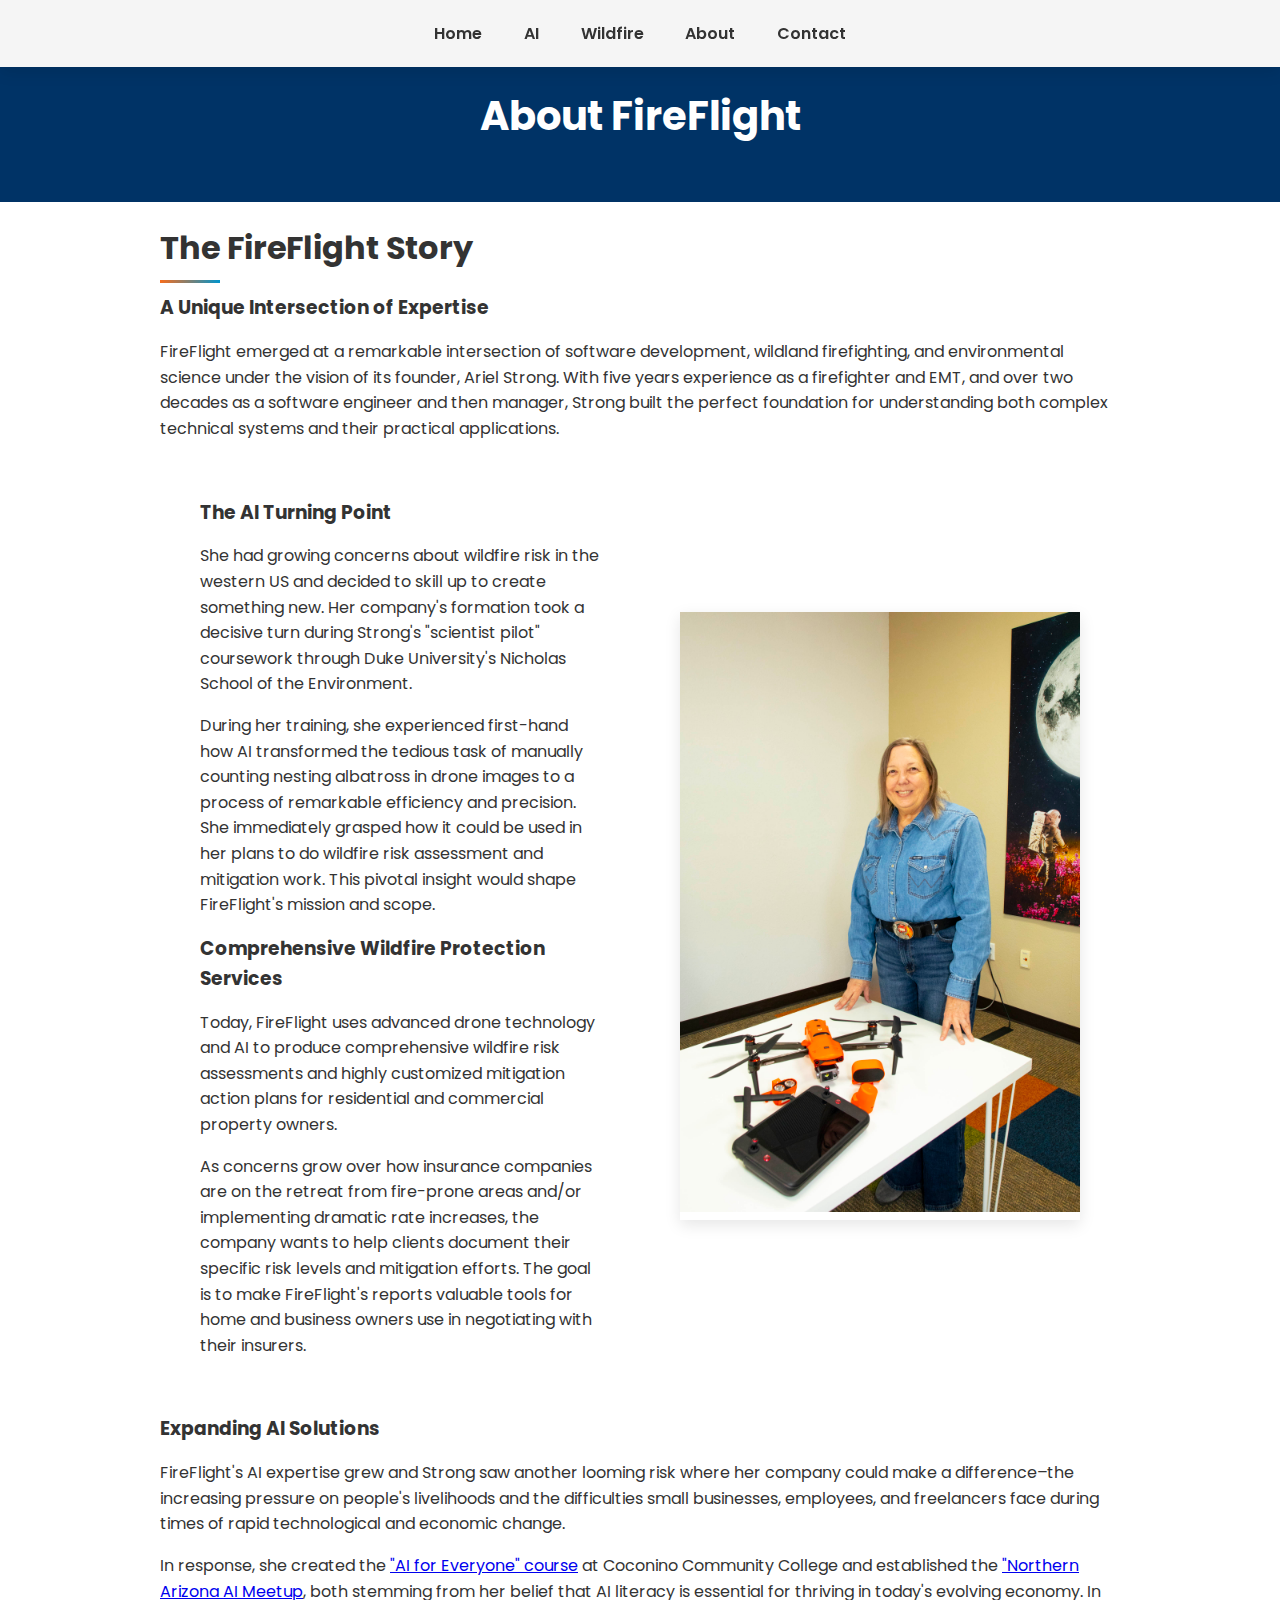
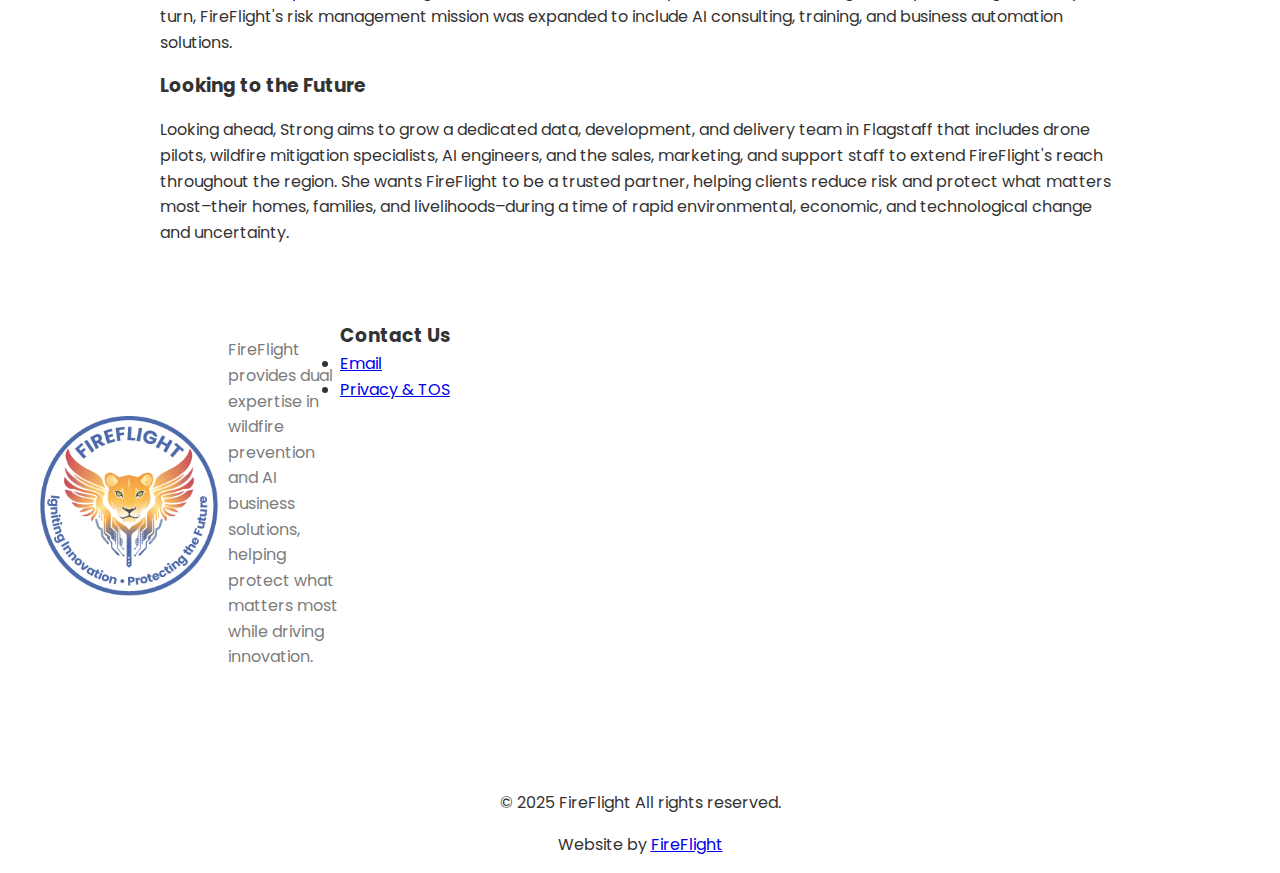
<file: about.html>
<!DOCTYPE html>
<html lang="en">
<head>
  <meta charset="UTF-8">
  <meta name="viewport" content="width=device-width, initial-scale=1.0">
  <title>FireFlight - Professional Wildfire Risk Assessment Services</title>

  <link rel="stylesheet" href="css/site.css">
  <link rel="preconnect" href="https://fonts.googleapis.com">
  <link rel="preconnect" href="https://fonts.gstatic.com" crossorigin>
  <link href="https://fonts.googleapis.com/css2?family=Poppins:ital,wght@0,100;0,200;0,300;0,400;0,500;0,600;0,700;0,800;0,900;1,100;1,200;1,300;1,400;1,500;1,600;1,700;1,800;1,900&display=swap" rel="stylesheet">

  <style>
    p {
      margin: 1rem 0;
    }

    .container {
      max-width: 1000px;
      margin: 0 auto;
      padding: 20px;
    }

    header {
      background-color: #003366;
      color: white;
      padding: 4rem 0 1.5rem;
      text-align: center;
    }

    h1 {
      font-size: 2.5em;
      margin-bottom: 10px;
      color: #003366;
    }

    header h1 {
      color: white;
    }

    #banner2 {
      top: 67px;
      left: 0;
      z-index: 999;
      background-color: #f76d1d;
      padding:
        0;
    }

    #banner2 ul {
      display: flex;
      justify-content: center;
      gap: 2rem;
    }

    #banner2 li {
      display: flow-root;
      vertical-align: middle;
      font-size: 1.2rem;
      font-weight: 600;
      list-style-type: none;
      text-align: center;
      color: floralwhite;
      padding: .8rem;
    }

    #banner2 .more-button {
      background-color: var(--accent-gold);
      white-space: nowrap;
    }

    #banner2 a.event {
      text-decoration: none;
      color: #555;
    }

    #banner2 a.event:hover {
      color: floralwhite;
    }
  </style>
  <link rel="shortcut icon" href="images/favicon.png">
</head>
<body>
<header>
  <!-- Navbar -->
  <nav>
    <ul>
      <li><a href="index.html">Home</a></li>
      <li><a href="ai.html" class="ai">AI</a></li>
      <!-- <li class="nav-divider"></li> -->
      <li><a href="wildfire.html" class="wildfire">Wildfire</a></li>
      <li><a class="this-page">About</a></li>
      <li><a href="mailto:ariel@fireflight.pro?subject=Mail from FireFlight Site">Contact</a></li>
    </ul>
  </nav>

  <!-- Inbox to Impact Banner
  <section id="banner">
    <ul>
      <li>Drowning in Emails? Hate AI slop? There's a better way...</li>
      <li>January 21, 2026</li>
      <li class="more-button"><a href="events.html" class="event">Learn More & Register</a></li>
    </ul>
  </section>
  -->
  <div class="container header">
    <h1>About FireFlight</h1>
  </div>
</header>
<main>
  <!-- About Section -->
  <section>
    <div class="container">
      <h2 class="about-title">The FireFlight Story</h2>
      <h3>A Unique Intersection of Expertise</h3>
      <p>FireFlight emerged at a remarkable intersection of software development, wildland firefighting, and
        environmental science under the vision of its founder, Ariel Strong. With five years experience as a firefighter
        and EMT, and over two decades as a software engineer and then manager, Strong built the perfect foundation for
        understanding both complex technical systems and their practical applications.</p>
      <div class="about-container">
        <div class="about-content">
          <h3>The AI Turning Point</h3>
          <p>She had growing concerns about wildfire risk in the western US and decided to skill up to create something
            new. Her company's formation took a decisive turn during Strong's "scientist pilot" coursework through Duke
            University's Nicholas School of the Environment.</p>

          <p>During her training, she experienced first-hand how AI transformed the tedious task of manually counting
            nesting albatross in drone images to a process of remarkable efficiency and precision. She immediately
            grasped how it could be used in her plans to do wildfire risk assessment and mitigation work. This pivotal
            insight would shape FireFlight's mission and scope.</p>

          <h3>Comprehensive Wildfire Protection Services</h3>
          <p>Today, FireFlight uses advanced drone technology and AI to produce comprehensive wildfire risk assessments
            and highly customized mitigation action plans for residential and commercial property owners.</p>

          <p>As concerns grow over how insurance companies are on the retreat from fire-prone areas and/or implementing
            dramatic rate increases, the company wants to help clients document their specific risk levels and
            mitigation efforts. The goal is to make FireFlight's reports valuable tools for home and business owners use
            in negotiating with their insurers.</p>

        </div>
        <div class="about-image">
          <!-- <img src="images/fireflight_Sphoto.jpg" alt="FireFlight Team"> -->
          <img src="images/fireflight_AStable.jpg" alt="FireFlight Team" class="photo">
        </div>
      </div>
      <h3>Expanding AI Solutions</h3>
      <p>FireFlight's AI expertise grew and Strong saw another looming risk where her company could make a
        difference–the increasing pressure on people's livelihoods and the difficulties small businesses, employees, and
        freelancers face during times of rapid technological and economic change.</p>

      <p>In response, she created the <a href="https://ccc-flagstaff.coursestorm.com/course/ai-for-everyone2">"AI for
        Everyone" course</a> at Coconino Community College and established the <a href="https://noazai.org">"Northern
        Arizona AI Meetup</a>, both stemming from her belief that AI literacy is essential for thriving in today's
        evolving economy. In turn, FireFlight's risk management mission was expanded to include AI consulting, training,
        and business automation solutions.
      </p>

      <h3>Looking to the Future</h3>
      <p>Looking ahead, Strong aims to grow a dedicated data, development, and delivery team in Flagstaff that includes
        drone pilots, wildfire mitigation specialists, AI engineers, and the sales, marketing, and support staff to
        extend FireFlight's reach throughout the region. She wants FireFlight to be a trusted partner, helping clients
        reduce risk and protect what matters most–their homes, families, and livelihoods–during a time of rapid
        environmental, economic, and technological change and uncertainty.</p>
    </div>
  </section>

</main>

<!-- Footer -->
<footer id="footer">
  <div class="footer-container">
    <div class="footer-info">
      <div class="footer-about">
        <div class="footer-logo">
          <img src="images/lioness-blue-circle-wbg.png" alt="FireFlight Logo"><br />
          <p class="footer-about">FireFlight provides dual expertise in wildfire prevention and AI business solutions, helping protect what matters most while driving innovation.</p>
        </div>


        <!--
        <div>
          <ul class="footer-social">
            <li><a href="#"><i class="fas fa-email"></i>Email</a></li>
            <li><a href="#"><i class="fas fa-twitter"></i>Twitter</a></li>
            <li><a href="#"><i class="fas fa-linkedin"></i>LinkedIn</a></li>
            <li><a href="#"><i class="fas fa-substack"></i>Substack</a></li>
          </ul>
        </div> -->
      </div>


      <!--<div class="footer-links-container">
         <h3 class="footer-title">Quick Links</h3>
         <ul class="footer-links">
           <li><a href="#">Home</a></li>
           <li><a href="#">About Us</a></li>
           <li><a href="#">Services</a></li>
           <li><a href="#">Contact</a></li>
           <li><a href="#">Privacy Policy</a></li>
         </ul>
     </div> -->
      <div class="footer-contact">
        <h3>Contact Us</h3>
        <ul>
          <li><a href="mailto:ariel@fireflight.pro?subject=Mail from FireFlight Site">Email</a></li>
          <li><a href="PSTOS.html">Privacy & TOS</a></li>
        </ul>
      </div>

    </div>

  </div>
  <div class="copyright">
    <p>&copy; 2025 FireFlight All rights reserved.</p>
    <p>Website by <a href="https://fireflight.ai" class="sponsor">FireFlight</a></p>
  </div>
</footer>
</body>
</html>
</file>
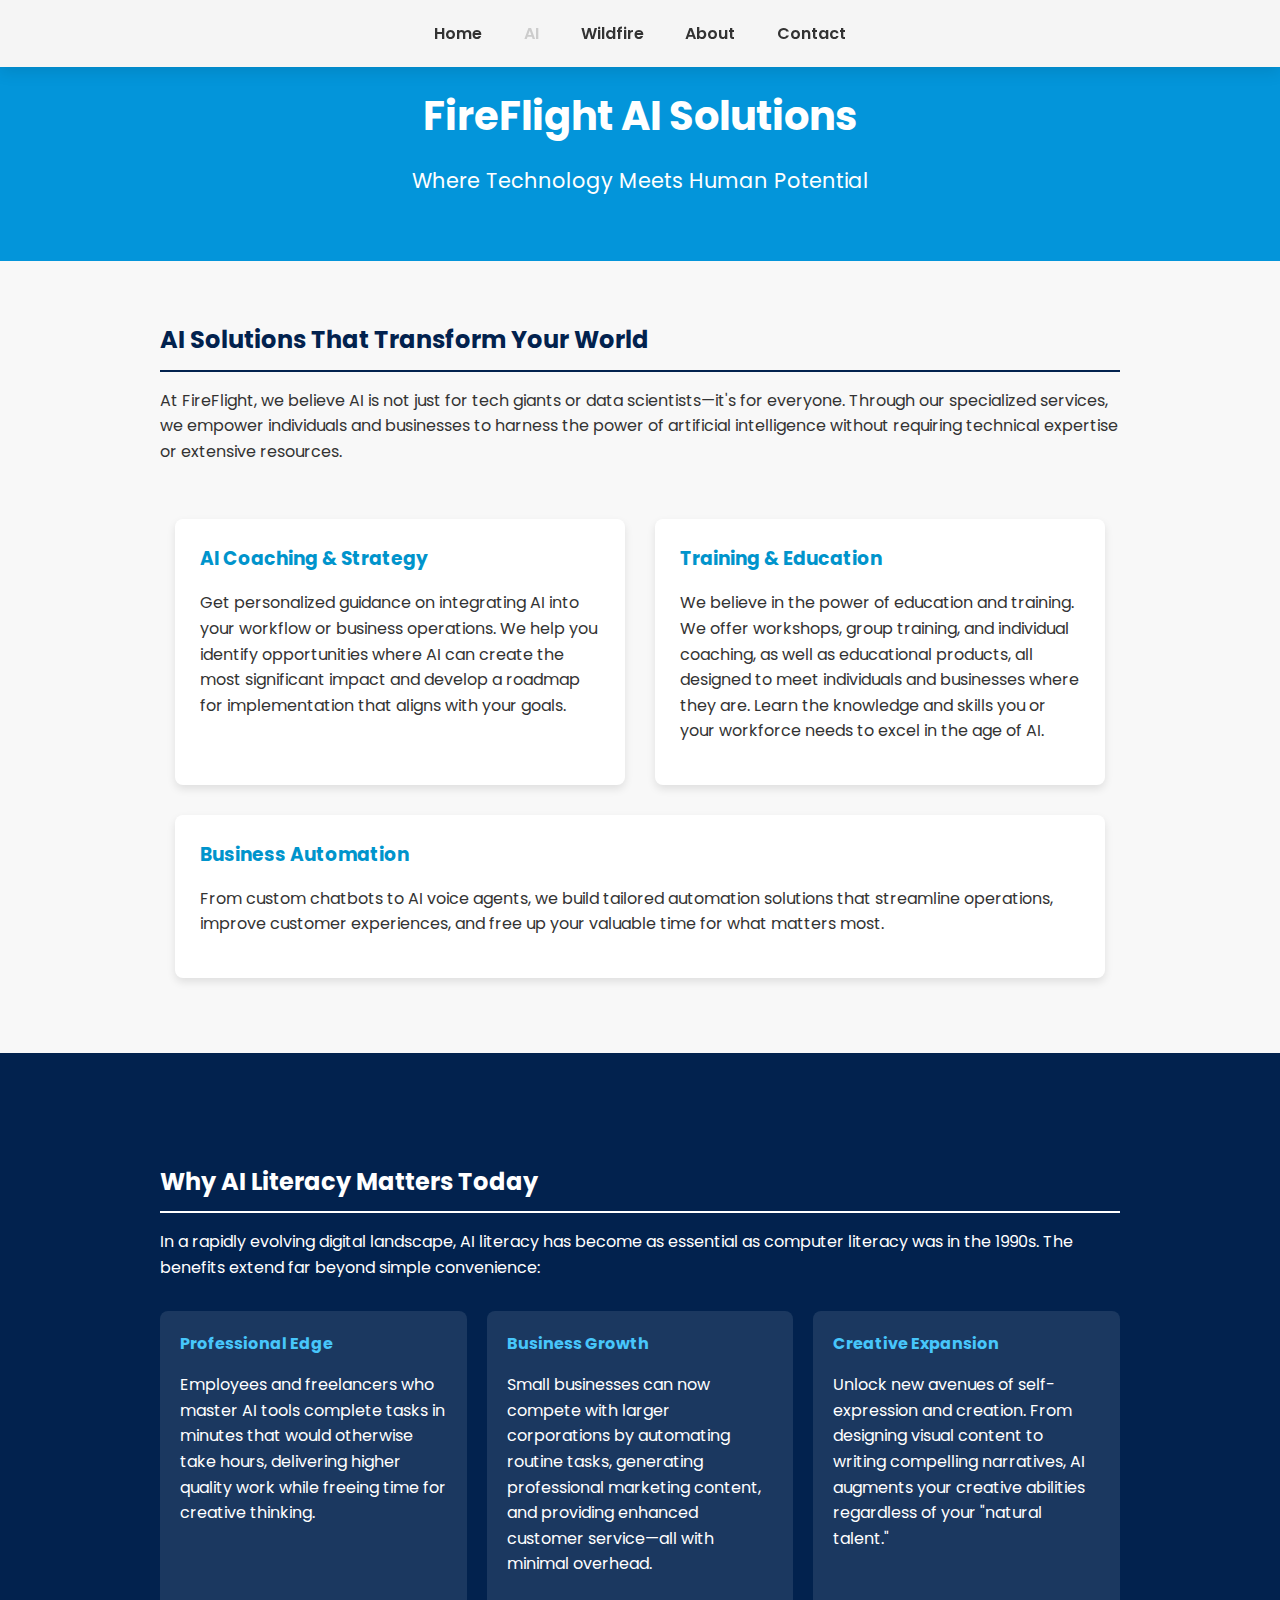
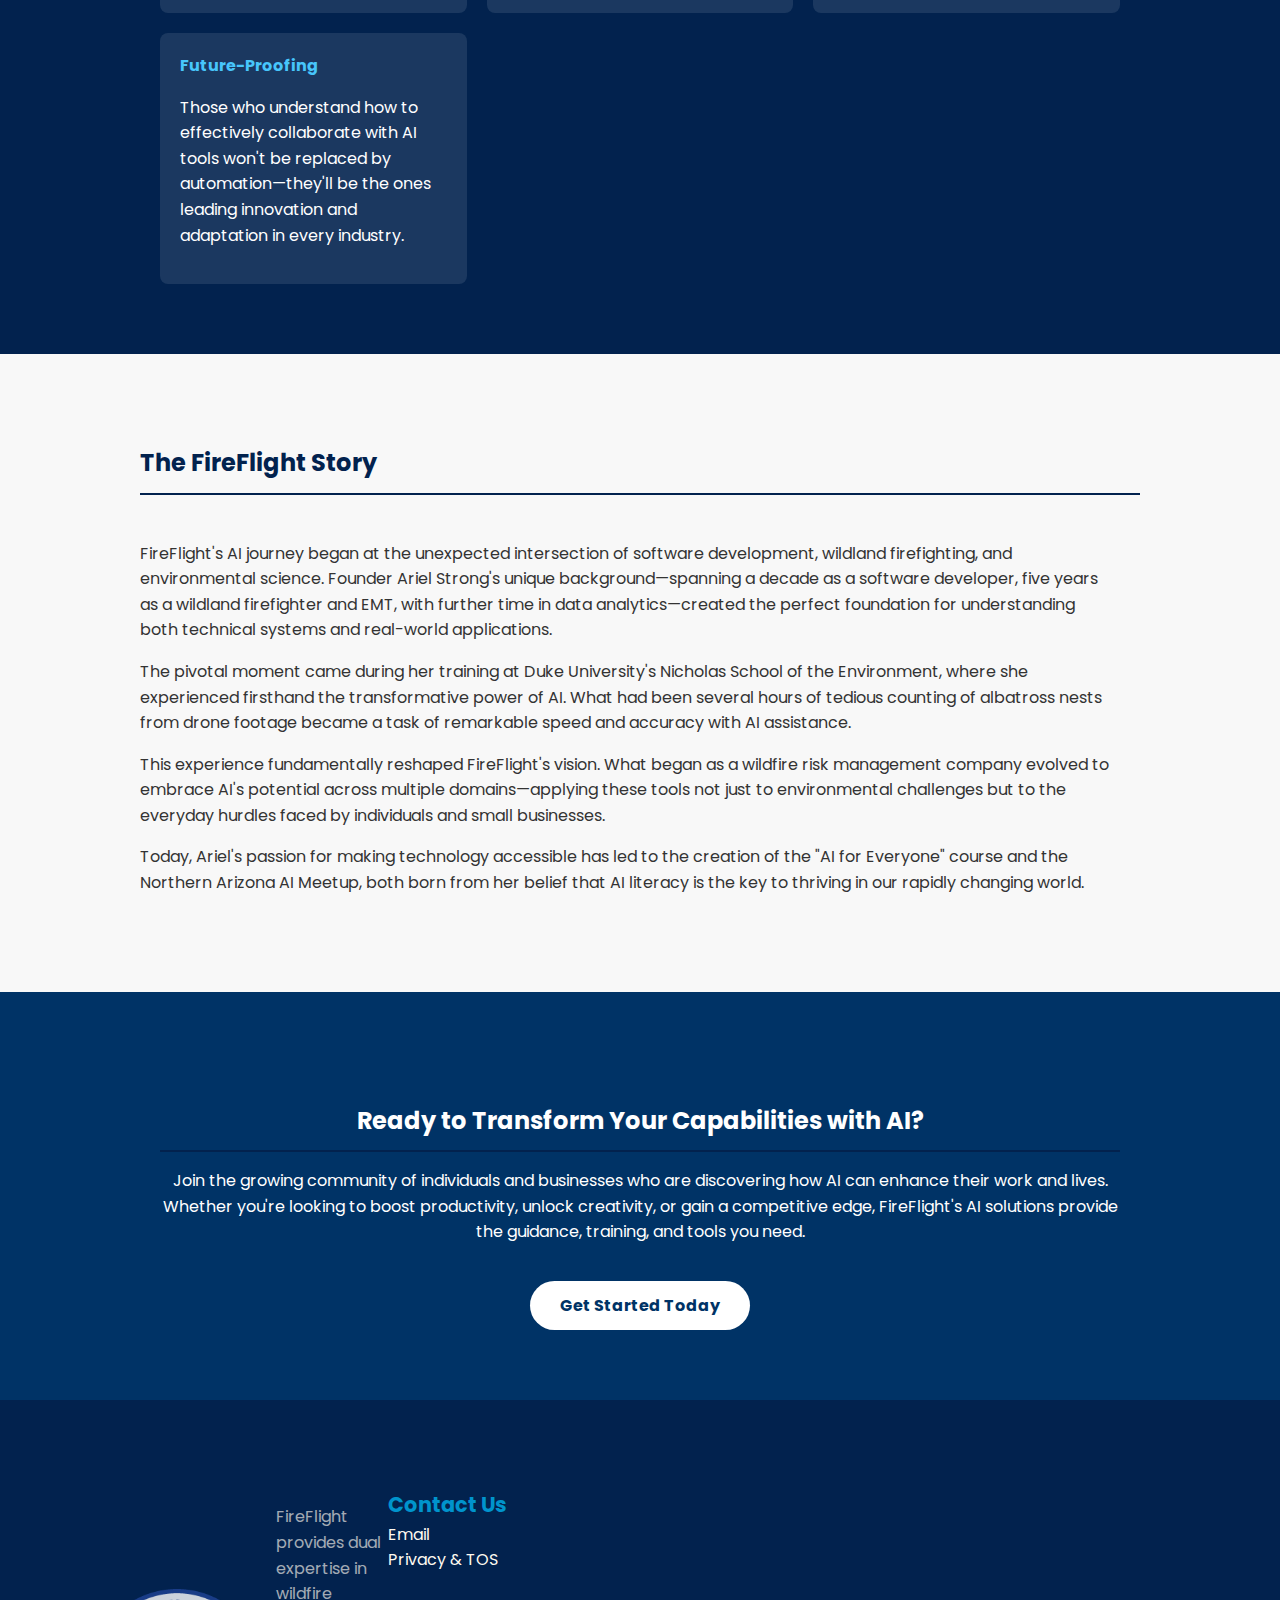
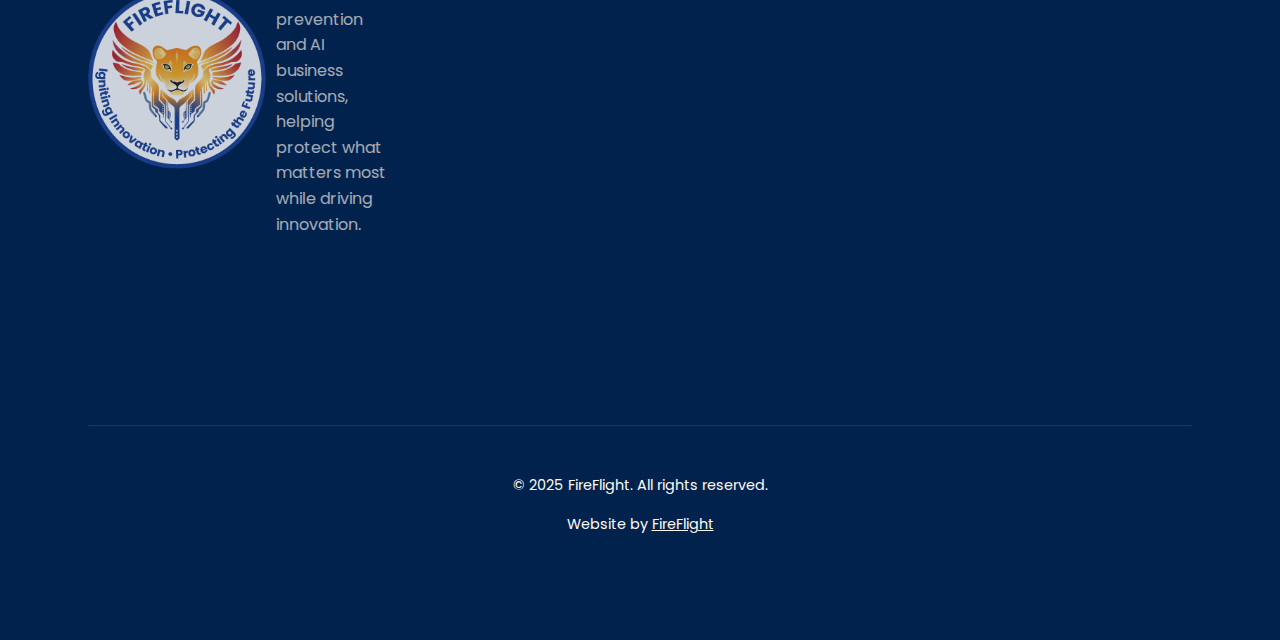
<file: ai.html>
<!DOCTYPE html>
<html lang="en">
<head>
  <meta charset="UTF-8">
  <meta name="viewport" content="width=device-width, initial-scale=1.0">
  <title>FireFlight AI | Empowering Through Artificial Intelligence</title>
  <link rel="stylesheet" href="css/site.css">
  <link rel="preconnect" href="https://fonts.googleapis.com">
  <link rel="preconnect" href="https://fonts.gstatic.com" crossorigin>
  <link href="https://fonts.googleapis.com/css2?family=Poppins:ital,wght@0,100;0,200;0,300;0,400;0,500;0,600;0,700;0,800;0,900;1,100;1,200;1,300;1,400;1,500;1,600;1,700;1,800;1,900&display=swap" rel="stylesheet">
  <style>
    * {
      margin: 0;
      padding: 0;
      box-sizing: border-box;
      font-family: 'Poppins', Tahoma, Geneva, Verdana, sans-serif;
    }

    body {
      line-height: 1.6;
      color: #333;
      background-color: #f8f8f8;
    }

    p {
      margin: 1rem 0;
    }

    .container {
      max-width: 1000px;
      margin: 0 auto;
      padding: 20px;
    }

    /* Navigation Bar */
    nav {
      position: fixed;
      top: 0;
      left: 0;
      width: 100%;
      padding: 1.3rem;
      z-index: 1000;
      background-color: whitesmoke;
      box-shadow: 0 5px 15px rgba(0, 0, 0, 0.1);
    }

    nav ul {
      display: flex;
      justify-content: center; /* space-between */
      list-style-type: none;
      /* gap: 2rem; */
    }

    /* .nav-divider {
      height: 1px;
      width: 10 px
      background-color: linear-gradient(90deg, var(--primary-orange), var(--primary-blue));
    }
    */

    nav a {
      color: #333;
      text-decoration: none;
      font-weight: 600;
      text-align: center;
      transition: color 0.3s ease;
      padding: 1.3rem;
    }

    nav a:hover {
      background-color: white;
    }

    nav a.ai:hover {
      color: #0094CC;
    }

    nav a.wildfire:hover {
      color: #f76d1d;
    }

    .this-page {
      color: #ccc;
    }

    header {
      background: #0395da;
      color: white;
      padding: 4rem 0 1.5rem;
      text-align: center;
    }

    h1 {
      font-size: 2.5rem;
      margin-bottom: 15px;
    }

    h2 {
      color: #02224e;
      border-bottom: 2px solid #02224e;
      padding-bottom: 10px;
      margin-top: 40px;
    }

    .tagline {
      font-size: 1.3rem;
      margin-bottom: 20px;
    }

    .sections {
      display: flex;
      flex-wrap: wrap;
      justify-content: space-between;
      margin: 40px 0;
    }

    .section {
      flex: 1 1 300px;
      margin: 15px;
      padding: 25px;
      background-color: white;
      box-shadow: 0 4px 8px rgba(0,0,0,0.1);
      border-radius: 8px;
      transition: transform 0.3s ease;
    }

    .section:hover {
      transform: translateY(-5px);
    }

    .section h3 {
      color: #0094CC;
      margin-top: 0;
    }

    .benefits {
      background-color: #02224e;
      color: white;
      padding: 50px 0;
    }

    .benefits h2 {
      color: white;
      border-bottom: 2px solid white;
    }

    .benefits-grid {
      display: grid;
      grid-template-columns: repeat(auto-fit, minmax(250px, 1fr));
      gap: 20px;
      margin-top: 30px;
    }

    .benefit-item {
      background-color: rgba(255,255,255,0.1);
      padding: 20px;
      border-radius: 8px;
    }

    .benefit-item h4 {
      color: #47c6fb;
      margin-top: 0;
    }

    .about {
      padding: 50px 0;
    }

    .story {
      display: flex;
      flex-wrap: wrap;
      align-items: center;
      margin: 30px 0;
    }

    .story-text {
      flex: 2 1 500px;
      padding-right: 30px;
    }

    .story-image {
      flex: 1 1 300px;
      border-radius: 8px;
      overflow: hidden;
    }

    .cta {
      background-color: #003366;
      color: white;
      padding: 50px 0;
      text-align: center;
    }

    .cta h2 {
      color: white;
      text-align: center;
    }

    .cta-button {
      display: inline-block;
      background-color: white;
      padding: 12px 30px;
      color: #003366;
      text-decoration: none;
      border-radius: 30px;
      font-weight: bold;
      margin-top: 20px;
      transition: all 0.3s ease;
    }

    .cta-button:hover {
      background-color: #0094CC;
      color: white;
      transform: scale(1.05);
    }

    /* Footer Styles */
    #footer {
      background-color: #02224e;
      color: floralwhite;
      padding: 3rem;
    }

    .footer-container {
      /* display: grid;
      grid-template-columns: 1fr;
      display: flex;
      flex-direction: column;
      gap: 20px;
      align-items: center; */
    }

    .footer-about {
      /* display: flex;
      align-items: start; */
      margin-bottom: 2rem;
      width: 380px;
    }

    .footer-logo {
      margin-bottom: 2rem;
    }

    .footer-logo img {
      height: 180px;
      margin-right: 10px;
    }

    .footer-contact {
      /*display: flex; */
      text-align: left;
    }

    .footer-contact h3 {
      color: #0094CC;
      font-size: 1.3rem;
    }

    .footer-contact li {
      list-style: none;
      text-decoration: none;
    }
    .footer-contact a {
      text-decoration: none;
      color: floralwhite;
      margin-bottom: 1rem;
    }

    .footer-contact a:hover {
      color: #0094CC;
    }

    .copyright {
      margin-top: 2rem;
      padding-top: 2rem;
      border-top: 1px solid rgba(255,255,255,0.1);
      font-size: 0.9rem;
      text-align: center;
    }

    .copyright a {
      color: floralwhite;
    }

    .copyright a:hover {
      color: #0094CC;
    }

    #banner2 {
      top: 67px;
      left: 0;
      z-index: 999;
      background-color: #f76d1d;
      padding:
        0;
    }

    #banner2 ul {
      display: flex;
      justify-content: center;
      gap: 2rem;
    }

    #banner2 li {
      display: flow-root;
      vertical-align: middle;
      font-size: 1.2rem;
      font-weight: 600;
      list-style-type: none;
      text-align: center;
      color: floralwhite;
      padding: .8rem;
    }

    #banner2 .more-button {
      background-color: var(--accent-gold);
      white-space: nowrap;
    }

    #banner2 a.event {
      text-decoration: none;
      color: #555;
    }

    #banner2 a.event:hover {
      color: floralwhite;
    }

  </style>
  <link rel="shortcut icon" href="images/favicon.png">
</head>
<body>
  <header>
    <!-- Navbar -->
    <nav>
      <ul>
        <li><a href="index.html">Home</a></li>
        <li><a class="this-page">AI</a></li>
        <!-- <li class="nav-divider"></li> -->
        <li><a href="wildfire.html" class="wildfire">Wildfire</a></li>
        <li><a href="about.html">About</a></li>
        <li><a href="mailto:ariel@fireflight.pro?subject=Mail from FireFlight Site">Contact</a></li>
      </ul>
    </nav>
    <!-- Inbox to Impact Banner
    <div id="banner">
      <ul>
        <li>Drowning in Emails? Hate AI slop? There's a better way...</li>
        <li>January 21, 2026</li>
        <li class="more-button"><a href="events.html" class="event">Learn More & Register</a></li>
      </ul>
    </div>
    -->
    <div class="container header">
      <h1>FireFlight AI Solutions</h1>
      <p class="tagline">Where Technology Meets Human Potential</p>
    </div>
  </header>
  <section class="container">
    <h2>AI Solutions That Transform Your World</h2>
    <p>At FireFlight, we believe AI is not just for tech giants or data scientists—it's for everyone. Through our specialized services, we empower individuals and businesses to harness the power of artificial intelligence without requiring technical expertise or extensive resources.</p>

    <div class="sections">
      <div class="section">
        <h3>AI Coaching & Strategy</h3>
        <p>Get personalized guidance on integrating AI into your workflow or business operations. We help you identify opportunities where AI can create the most significant impact and develop a roadmap for implementation that aligns with your goals.</p>
      </div>

      <div class="section">
        <h3>Training & Education</h3>
        <p>We believe in the power of education and training. We offer workshops, group training, and individual coaching, as well as educational products, all designed to meet individuals and businesses where they are. Learn the knowledge and skills you or your workforce needs to excel in the age of AI.</p>
      </div>

      <div class="section">
        <h3>Business Automation</h3>
        <p>From custom chatbots to AI voice agents, we build tailored automation solutions that streamline operations, improve customer experiences, and free up your valuable time for what matters most.</p>
      </div>
    </div>
  </section>

  <section class="benefits">
    <div class="container">
      <h2>Why AI Literacy Matters Today</h2>
      <p>In a rapidly evolving digital landscape, AI literacy has become as essential as computer literacy was in the 1990s. The benefits extend far beyond simple convenience:</p>

      <div class="benefits-grid">
        <div class="benefit-item">
          <h4>Professional Edge</h4>
          <p>Employees and freelancers who master AI tools complete tasks in minutes that would otherwise take hours, delivering higher quality work while freeing time for creative thinking.</p>
        </div>

        <div class="benefit-item">
          <h4>Business Growth</h4>
          <p>Small businesses can now compete with larger corporations by automating routine tasks, generating professional marketing content, and providing enhanced customer service—all with minimal overhead.</p>
        </div>

        <div class="benefit-item">
          <h4>Creative Expansion</h4>
          <p>Unlock new avenues of self-expression and creation. From designing visual content to writing compelling narratives, AI augments your creative abilities regardless of your "natural talent."</p>
        </div>

        <div class="benefit-item">
          <h4>Future-Proofing</h4>
          <p>Those who understand how to effectively collaborate with AI tools won't be replaced by automation—they'll be the ones leading innovation and adaptation in every industry.</p>
        </div>
      </div>
    </div>
  </section>

  <section class="about container">
    <h2>The FireFlight Story</h2>
    <div class="story">
      <div class="story-text">
        <p>FireFlight's AI journey began at the unexpected intersection of software development, wildland firefighting, and environmental science. Founder Ariel Strong's unique background—spanning a decade as a software developer, five years as a wildland firefighter and EMT, with further time in data analytics—created the perfect foundation for understanding both technical systems and real-world applications.</p>

        <p>The pivotal moment came during her training at Duke University's Nicholas School of the Environment, where she experienced firsthand the transformative power of AI. What had been several hours of tedious counting of albatross nests from drone footage became a task of remarkable speed and accuracy with AI assistance.</p>

        <p>This experience fundamentally reshaped FireFlight's vision. What began as a wildfire risk management company evolved to embrace AI's potential across multiple domains—applying these tools not just to environmental challenges but to the everyday hurdles faced by individuals and small businesses.</p>

        <p>Today, Ariel's passion for making technology accessible has led to the creation of the "AI for Everyone" course and the Northern Arizona AI Meetup, both born from her belief that AI literacy is the key to thriving in our rapidly changing world.</p>
      </div>
      <!-- <div class="story-image">
        <img src="/api/placeholder/500/300" alt="FireFlight AI Solutions" />
      </div> -->
    </div>
  </section>

  <section class="cta">
    <div class="container">
      <h2>Ready to Transform Your Capabilities with AI?</h2>
      <p>Join the growing community of individuals and businesses who are discovering how AI can enhance their work and lives. Whether you're looking to boost productivity, unlock creativity, or gain a competitive edge, FireFlight's AI solutions provide the guidance, training, and tools you need.</p>
      <a href="mailto:ariel@fireflight.pro?subject=Mail from FireFlight Site" class="cta-button">Get Started Today</a>
    </div>
  </section>
  <!-- Footer -->
<footer id="footer">
  <div class="footer-container">
    <div class="footer-info">
      <div class="footer-about">
        <div class="footer-logo">
          <img src="images/lioness-blue-circle-wbg.png" alt="FireFlight Logo"><br />
          <p class="footer-about">FireFlight provides dual expertise in wildfire prevention and AI business solutions, helping protect what matters most while driving innovation.</p>
        </div>
      </div>

      <div class="footer-contact">
        <h3>Contact Us</h3>
        <ul>
          <li><a href="mailto:ariel@fireflight.pro?subject=Mail from FireFlight Site">Email</a></li>
          <li><a href="PSTOS.html">Privacy & TOS</a></li>
        </ul>
      </div>

    </div>
    <div class="copyright">
      <p>&copy; 2025 FireFlight. All rights reserved.</p>
      <p>Website by <a href="https://fireflight.ai" class="sponsor">FireFlight</a></p>
    </div>
  </div>
</footer>
</body>
</html>
</file>
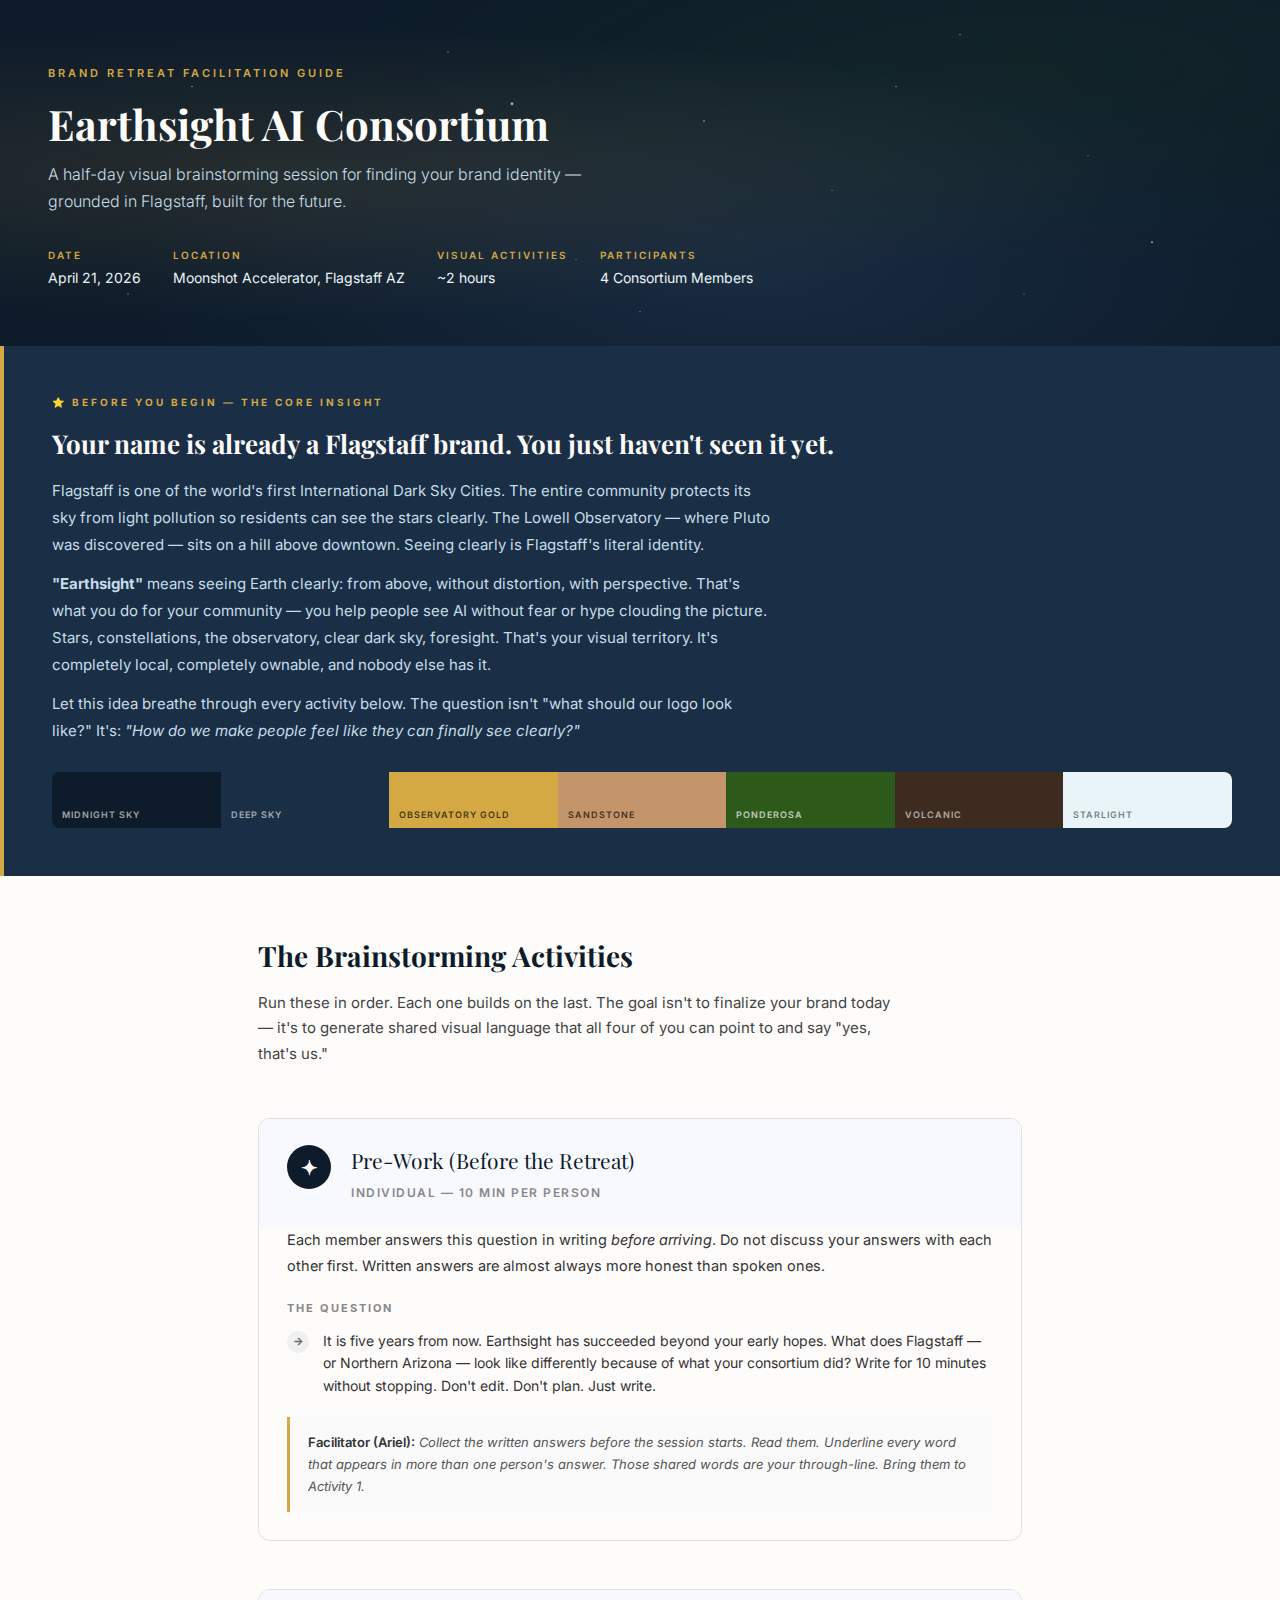
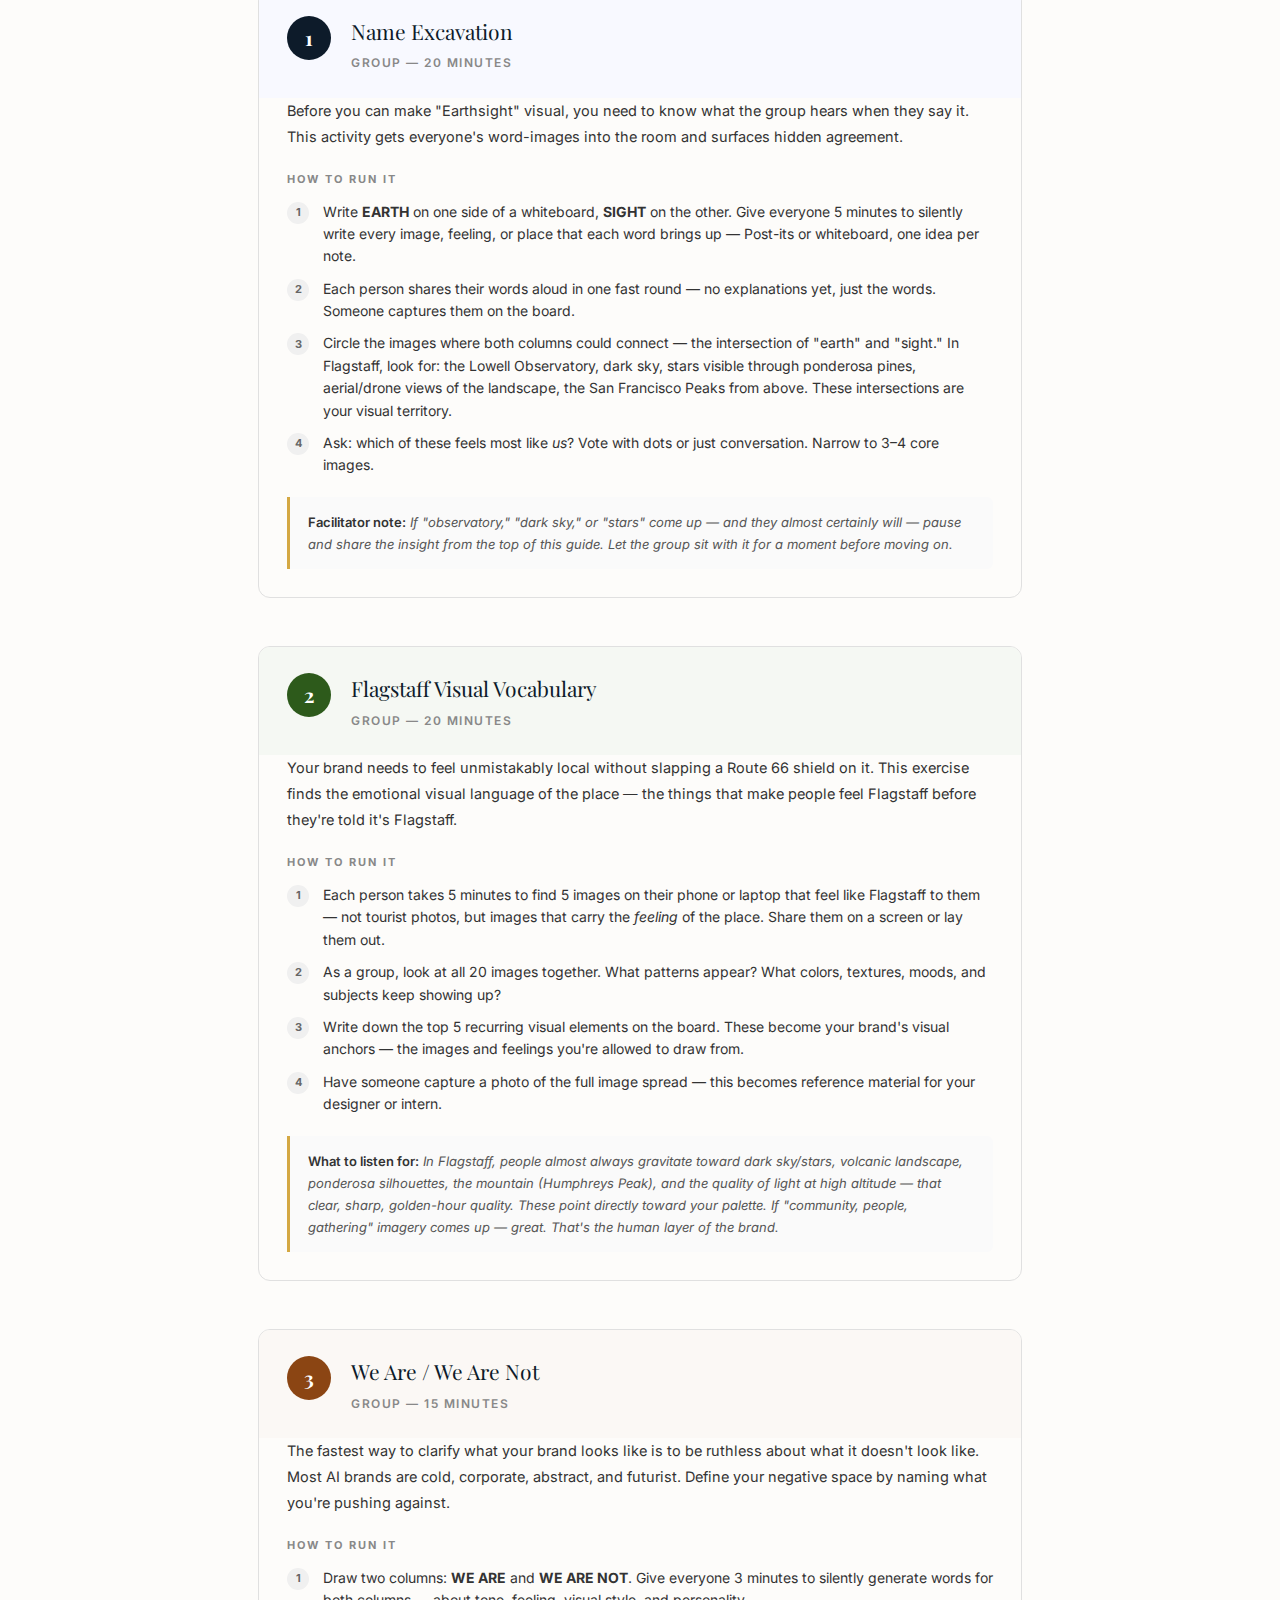
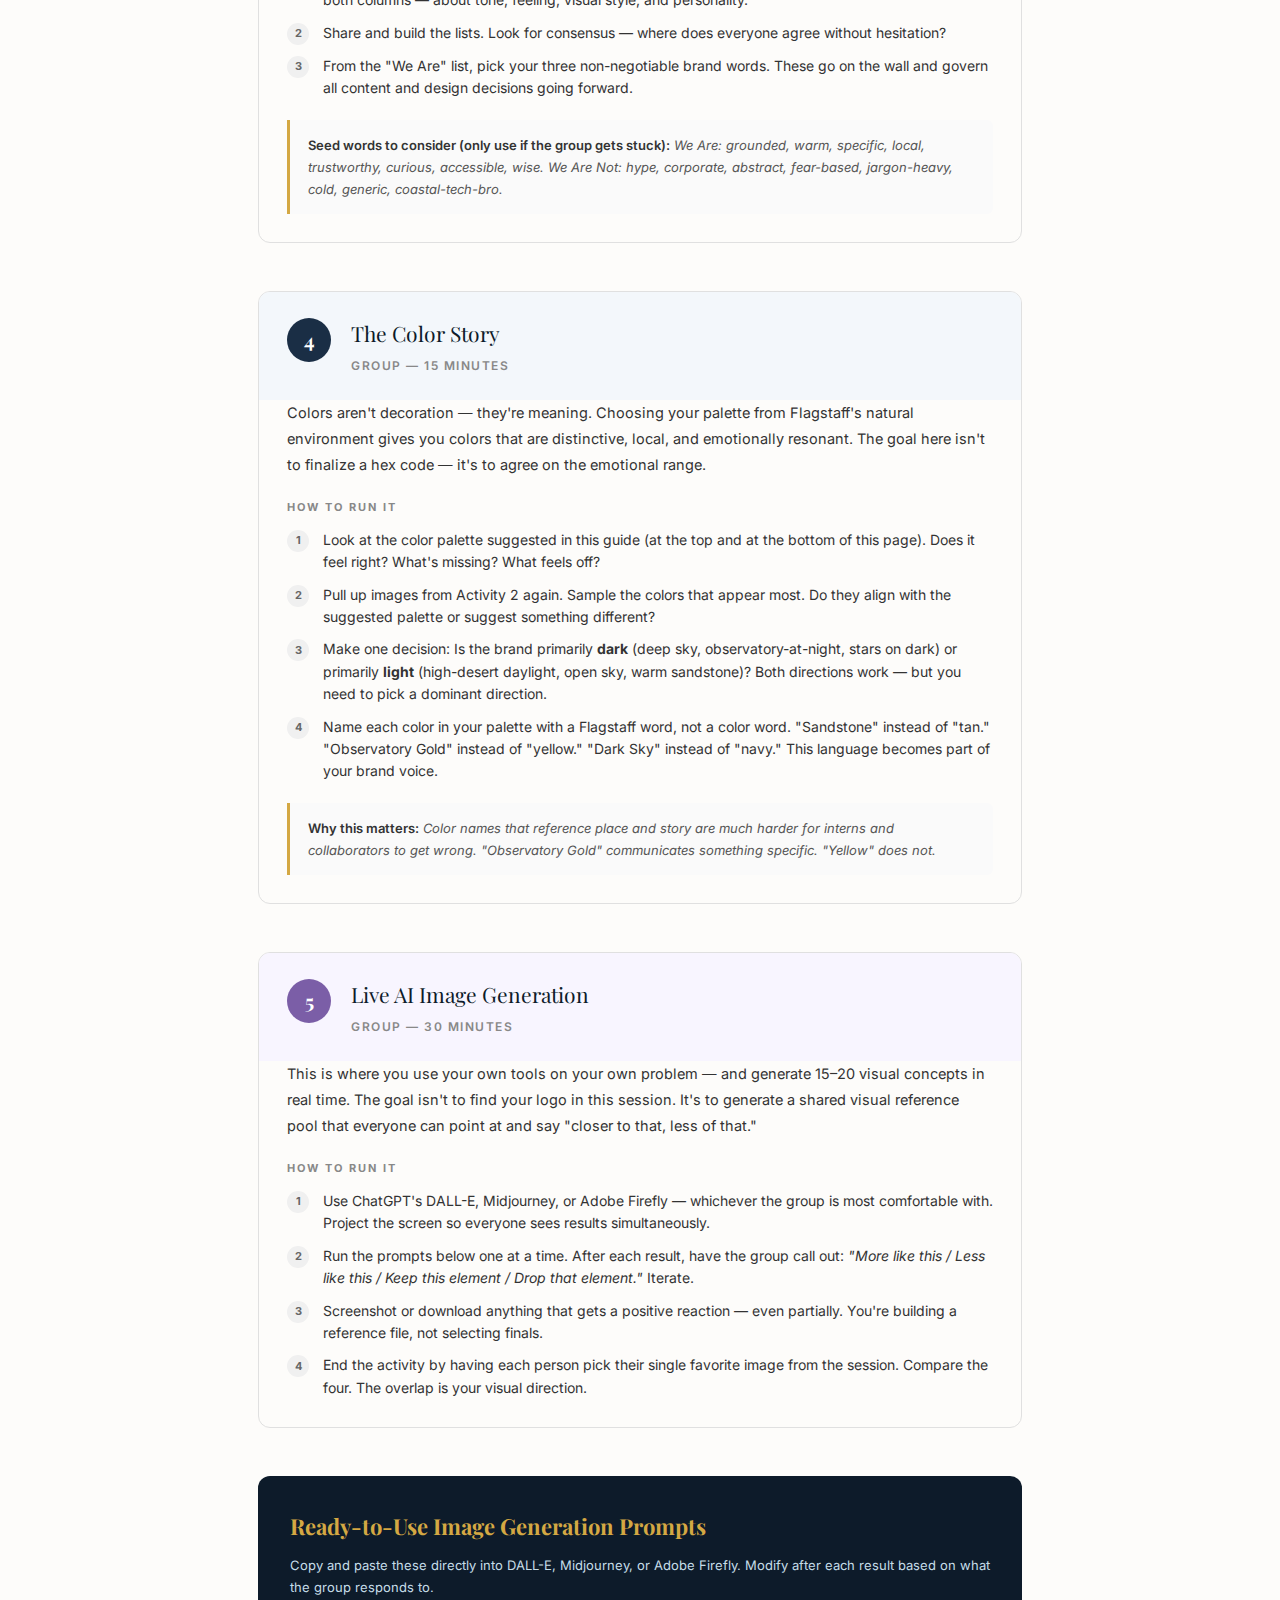
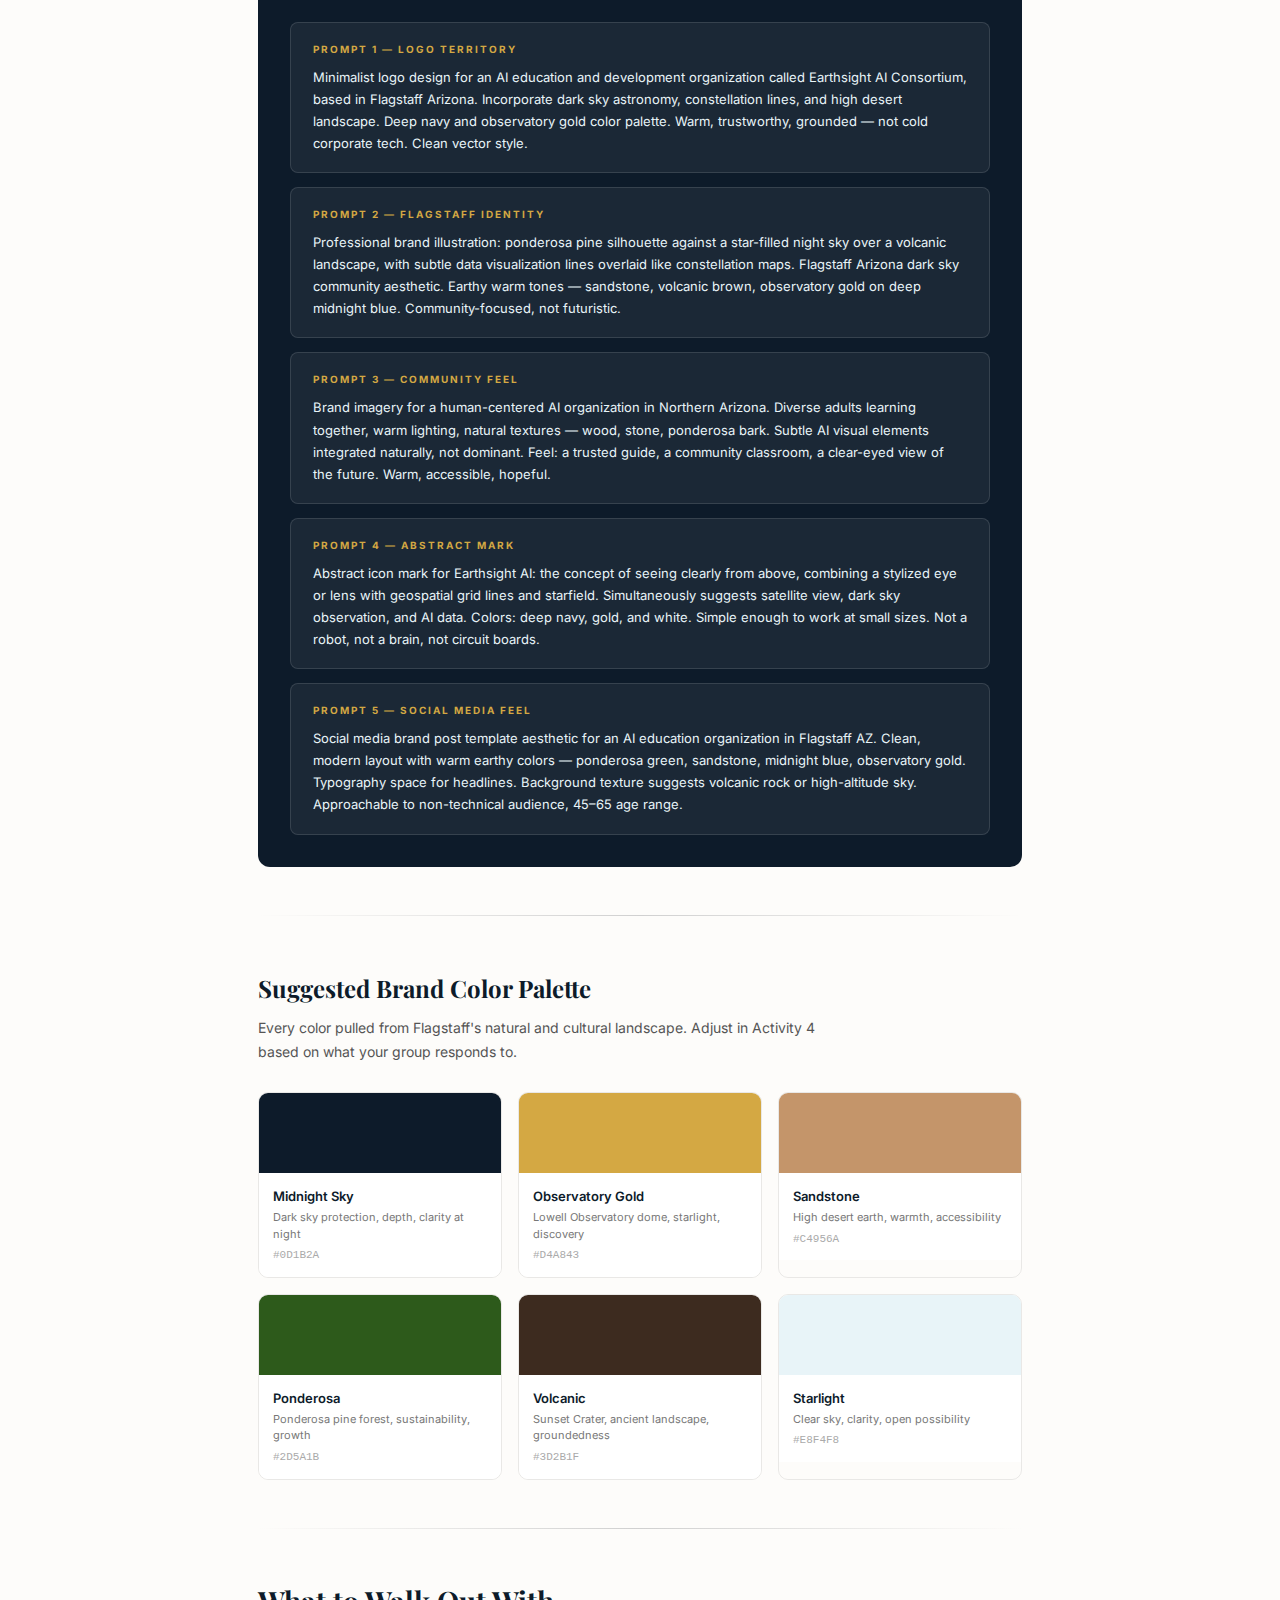
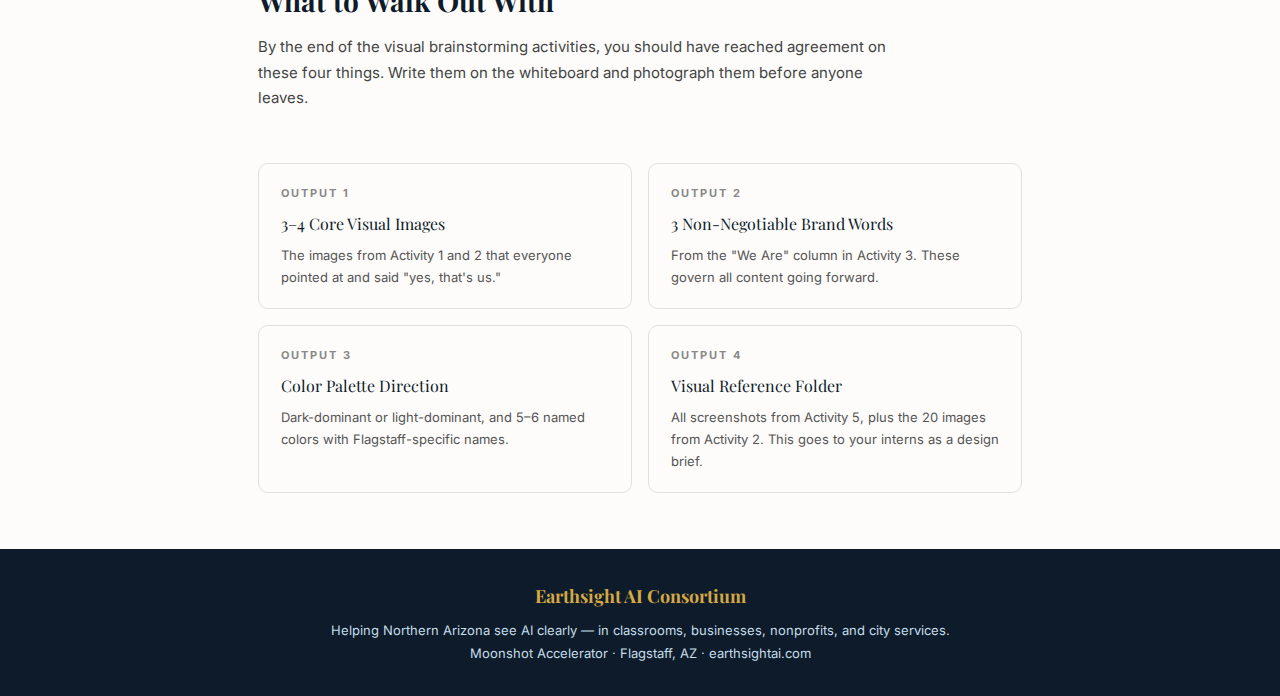
<file: brand-retreat-guide.html>
<!DOCTYPE html>
<html lang="en">
<head>
<meta charset="UTF-8">
<meta name="viewport" content="width=device-width, initial-scale=1.0">
<title>Earthsight AI Consortium — Brand Retreat Guide</title>
<style>
  @import url('https://fonts.googleapis.com/css2?family=Playfair+Display:wght@400;700&family=Inter:wght@300;400;500;600&display=swap');

  :root {
    --midnight: #0D1B2A;
    --deep-sky: #1A2E45;
    --starlight: #E8F4F8;
    --pale-star: #C5DDE8;
    --ponderosa: #2D5A1B;
    --pine-light: #4A7C32;
    --sandstone: #C4956A;
    --sand-light: #E8C4A0;
    --volcanic: #3D2B1F;
    --obs-gold: #D4A843;
    --obs-light: #F0C96A;
    --white: #FDFCFA;
    --text-dark: #1A1A1A;
  }

  * { box-sizing: border-box; margin: 0; padding: 0; }

  body {
    font-family: 'Inter', sans-serif;
    background: var(--white);
    color: var(--text-dark);
    line-height: 1.7;
  }

  /* HERO */
  .hero {
    background: var(--midnight);
    background-image: radial-gradient(ellipse at 20% 50%, rgba(212,168,67,0.12) 0%, transparent 60%),
                      radial-gradient(ellipse at 80% 20%, rgba(45,90,27,0.15) 0%, transparent 50%),
                      radial-gradient(ellipse at 60% 80%, rgba(26,46,69,0.8) 0%, transparent 60%);
    color: var(--starlight);
    padding: 64px 48px 56px;
    position: relative;
    overflow: hidden;
  }

  .stars {
    position: absolute;
    top: 0; left: 0; right: 0; bottom: 0;
    background-image:
      radial-gradient(1px 1px at 15% 25%, rgba(255,255,255,0.8) 0%, transparent 100%),
      radial-gradient(1px 1px at 35% 15%, rgba(255,255,255,0.6) 0%, transparent 100%),
      radial-gradient(1.5px 1.5px at 55% 35%, rgba(212,168,67,0.9) 0%, transparent 100%),
      radial-gradient(1px 1px at 75% 10%, rgba(255,255,255,0.7) 0%, transparent 100%),
      radial-gradient(1px 1px at 85% 45%, rgba(255,255,255,0.5) 0%, transparent 100%),
      radial-gradient(1px 1px at 25% 60%, rgba(255,255,255,0.6) 0%, transparent 100%),
      radial-gradient(1.5px 1.5px at 90% 70%, rgba(255,255,255,0.8) 0%, transparent 100%),
      radial-gradient(1px 1px at 45% 75%, rgba(212,168,67,0.7) 0%, transparent 100%),
      radial-gradient(1px 1px at 65% 55%, rgba(255,255,255,0.5) 0%, transparent 100%),
      radial-gradient(1px 1px at 10% 85%, rgba(255,255,255,0.6) 0%, transparent 100%),
      radial-gradient(1.5px 1.5px at 30% 40%, rgba(255,255,255,0.4) 0%, transparent 100%),
      radial-gradient(1px 1px at 70% 25%, rgba(255,255,255,0.7) 0%, transparent 100%),
      radial-gradient(1px 1px at 50% 90%, rgba(255,255,255,0.5) 0%, transparent 100%),
      radial-gradient(1px 1px at 80% 85%, rgba(212,168,67,0.6) 0%, transparent 100%),
      radial-gradient(2px 2px at 40% 30%, rgba(255,255,255,0.9) 0%, transparent 100%);
    pointer-events: none;
  }

  .hero-label {
    font-family: 'Inter', sans-serif;
    font-size: 11px;
    font-weight: 600;
    letter-spacing: 3px;
    text-transform: uppercase;
    color: var(--obs-gold);
    margin-bottom: 16px;
  }

  .hero h1 {
    font-family: 'Playfair Display', serif;
    font-size: 42px;
    font-weight: 700;
    line-height: 1.2;
    color: var(--white);
    margin-bottom: 12px;
    position: relative;
  }

  .hero-sub {
    font-size: 16px;
    color: var(--pale-star);
    font-weight: 300;
    margin-bottom: 32px;
    max-width: 560px;
  }

  .meta-row {
    display: flex;
    gap: 32px;
    flex-wrap: wrap;
  }

  .meta-item {
    display: flex;
    flex-direction: column;
    gap: 2px;
  }

  .meta-label {
    font-size: 10px;
    font-weight: 600;
    letter-spacing: 2px;
    text-transform: uppercase;
    color: var(--obs-gold);
  }

  .meta-value {
    font-size: 14px;
    color: var(--starlight);
    font-weight: 400;
  }

  /* INSIGHT BOX */
  .insight-section {
    background: var(--deep-sky);
    color: var(--starlight);
    padding: 48px;
    border-left: 4px solid var(--obs-gold);
  }

  .insight-label {
    font-size: 10px;
    font-weight: 700;
    letter-spacing: 3px;
    text-transform: uppercase;
    color: var(--obs-gold);
    margin-bottom: 16px;
  }

  .insight-section h2 {
    font-family: 'Playfair Display', serif;
    font-size: 26px;
    color: var(--white);
    margin-bottom: 16px;
    line-height: 1.3;
  }

  .insight-section p {
    color: var(--pale-star);
    font-size: 15px;
    max-width: 720px;
    line-height: 1.8;
    margin-bottom: 12px;
  }

  .insight-section p:last-child { margin-bottom: 0; }

  /* PALETTE PREVIEW */
  .palette-row {
    display: flex;
    gap: 0;
    margin-top: 28px;
    border-radius: 8px;
    overflow: hidden;
  }

  .swatch {
    flex: 1;
    height: 56px;
    display: flex;
    flex-direction: column;
    justify-content: flex-end;
    padding: 6px 10px;
  }

  .swatch-name {
    font-size: 9px;
    font-weight: 600;
    letter-spacing: 1px;
    text-transform: uppercase;
  }

  /* MAIN CONTENT */
  .main {
    max-width: 860px;
    margin: 0 auto;
    padding: 56px 48px;
  }

  .section-intro {
    margin-bottom: 52px;
  }

  .section-intro h2 {
    font-family: 'Playfair Display', serif;
    font-size: 28px;
    color: var(--midnight);
    margin-bottom: 10px;
  }

  .section-intro p {
    color: #444;
    font-size: 15px;
    max-width: 640px;
  }

  /* ACTIVITY CARDS */
  .activity {
    margin-bottom: 48px;
    border: 1px solid #E0E0E0;
    border-radius: 12px;
    overflow: hidden;
  }

  .activity-header {
    padding: 24px 28px;
    display: flex;
    align-items: flex-start;
    gap: 20px;
  }

  .activity-number {
    width: 44px;
    height: 44px;
    border-radius: 50%;
    display: flex;
    align-items: center;
    justify-content: center;
    font-family: 'Playfair Display', serif;
    font-size: 20px;
    font-weight: 700;
    color: white;
    flex-shrink: 0;
    margin-top: 2px;
  }

  .activity-meta { flex: 1; }

  .activity-title {
    font-family: 'Playfair Display', serif;
    font-size: 21px;
    color: var(--midnight);
    margin-bottom: 4px;
  }

  .activity-timing {
    font-size: 12px;
    font-weight: 600;
    letter-spacing: 1.5px;
    text-transform: uppercase;
    color: #888;
  }

  .activity-body {
    padding: 0 28px 28px;
  }

  .activity-desc {
    font-size: 14.5px;
    color: #333;
    margin-bottom: 20px;
    line-height: 1.8;
  }

  .steps-label {
    font-size: 11px;
    font-weight: 700;
    letter-spacing: 2px;
    text-transform: uppercase;
    color: #888;
    margin-bottom: 12px;
  }

  .steps {
    list-style: none;
    display: flex;
    flex-direction: column;
    gap: 10px;
  }

  .steps li {
    display: flex;
    gap: 14px;
    font-size: 14px;
    color: #333;
    line-height: 1.6;
  }

  .step-num {
    width: 22px;
    height: 22px;
    border-radius: 50%;
    background: #F0F0F0;
    display: flex;
    align-items: center;
    justify-content: center;
    font-size: 11px;
    font-weight: 700;
    color: #666;
    flex-shrink: 0;
    margin-top: 1px;
  }

  .facilitator-note {
    margin-top: 20px;
    padding: 14px 18px;
    background: #FAFAFA;
    border-left: 3px solid var(--obs-gold);
    border-radius: 0 6px 6px 0;
    font-size: 13px;
    color: #555;
    font-style: italic;
  }

  .facilitator-note strong {
    font-style: normal;
    color: #333;
    font-weight: 600;
  }

  /* Colors for each activity */
  .act-1 .activity-number { background: var(--midnight); }
  .act-1 .activity-header { background: #F8F9FF; }

  .act-2 .activity-number { background: var(--ponderosa); }
  .act-2 .activity-header { background: #F5F8F3; }

  .act-3 .activity-number { background: #8B4513; }
  .act-3 .activity-header { background: #FBF8F5; }

  .act-4 .activity-number { background: var(--deep-sky); }
  .act-4 .activity-header { background: #F3F7FB; }

  .act-5 .activity-number { background: #7B5EA7; }
  .act-5 .activity-header { background: #F8F5FF; }

  /* PROMPTS SECTION */
  .prompts-section {
    background: var(--midnight);
    border-radius: 12px;
    padding: 32px;
    margin-top: 48px;
  }

  .prompts-section h3 {
    font-family: 'Playfair Display', serif;
    font-size: 22px;
    color: var(--obs-gold);
    margin-bottom: 8px;
  }

  .prompts-section .sub {
    font-size: 13px;
    color: var(--pale-star);
    margin-bottom: 24px;
  }

  .prompt-card {
    background: rgba(255,255,255,0.06);
    border: 1px solid rgba(255,255,255,0.12);
    border-radius: 8px;
    padding: 18px 22px;
    margin-bottom: 14px;
  }

  .prompt-card:last-child { margin-bottom: 0; }

  .prompt-tag {
    font-size: 10px;
    font-weight: 700;
    letter-spacing: 2px;
    text-transform: uppercase;
    color: var(--obs-gold);
    margin-bottom: 8px;
  }

  .prompt-text {
    font-family: 'Inter', monospace;
    font-size: 13px;
    color: var(--starlight);
    line-height: 1.7;
  }

  /* PALETTE SECTION */
  .palette-section {
    margin-top: 52px;
  }

  .palette-section h2 {
    font-family: 'Playfair Display', serif;
    font-size: 24px;
    color: var(--midnight);
    margin-bottom: 8px;
  }

  .palette-section .sub {
    font-size: 14px;
    color: #555;
    margin-bottom: 28px;
    max-width: 580px;
  }

  .palette-grid {
    display: grid;
    grid-template-columns: repeat(auto-fill, minmax(180px, 1fr));
    gap: 16px;
  }

  .palette-card {
    border-radius: 10px;
    overflow: hidden;
    border: 1px solid rgba(0,0,0,0.08);
  }

  .palette-chip {
    height: 80px;
  }

  .palette-info {
    padding: 12px 14px;
    background: white;
  }

  .palette-info-name {
    font-weight: 600;
    font-size: 13px;
    color: var(--midnight);
    margin-bottom: 2px;
  }

  .palette-info-meaning {
    font-size: 11px;
    color: #777;
    line-height: 1.5;
  }

  .palette-info-hex {
    font-size: 11px;
    color: #AAA;
    margin-top: 4px;
    font-family: monospace;
  }

  /* DIVIDER */
  .divider {
    height: 1px;
    background: linear-gradient(to right, transparent, #D0D0D0, transparent);
    margin: 48px 0;
  }

  /* FOOTER */
  .footer {
    background: var(--midnight);
    color: var(--pale-star);
    text-align: center;
    padding: 32px 48px;
    font-size: 13px;
  }

  .footer strong {
    color: var(--obs-gold);
    font-family: 'Playfair Display', serif;
    font-size: 18px;
    display: block;
    margin-bottom: 8px;
  }

  @media (max-width: 640px) {
    .hero { padding: 40px 24px; }
    .hero h1 { font-size: 30px; }
    .insight-section { padding: 32px 24px; }
    .main { padding: 40px 24px; }
    .meta-row { gap: 20px; }
    .palette-grid { grid-template-columns: repeat(2, 1fr); }
  }

  @media print {
    .hero { background: var(--midnight) !important; -webkit-print-color-adjust: exact; }
    .activity { break-inside: avoid; }
  }
</style>
</head>
<body>

<!-- HERO -->
<div class="hero">
  <div class="stars"></div>
  <div class="hero-label">Brand Retreat Facilitation Guide</div>
  <h1>Earthsight AI Consortium</h1>
  <p class="hero-sub">A half-day visual brainstorming session for finding your brand identity — grounded in Flagstaff, built for the future.</p>
  <div class="meta-row">
    <div class="meta-item">
      <span class="meta-label">Date</span>
      <span class="meta-value">April 21, 2026</span>
    </div>
    <div class="meta-item">
      <span class="meta-label">Location</span>
      <span class="meta-value">Moonshot Accelerator, Flagstaff AZ</span>
    </div>
    <div class="meta-item">
      <span class="meta-label">Visual Activities</span>
      <span class="meta-value">~2 hours</span>
    </div>
    <div class="meta-item">
      <span class="meta-label">Participants</span>
      <span class="meta-value">4 Consortium Members</span>
    </div>
  </div>
</div>

<!-- KEY INSIGHT -->
<div class="insight-section">
  <div class="insight-label">⭐ Before You Begin — The Core Insight</div>
  <h2>Your name is already a Flagstaff brand. You just haven't seen it yet.</h2>
  <p>Flagstaff is one of the world's first International Dark Sky Cities. The entire community protects its sky from light pollution so residents can see the stars clearly. The Lowell Observatory — where Pluto was discovered — sits on a hill above downtown. Seeing clearly is Flagstaff's literal identity.</p>
  <p><strong>"Earthsight"</strong> means seeing Earth clearly: from above, without distortion, with perspective. That's what you do for your community — you help people see AI without fear or hype clouding the picture. Stars, constellations, the observatory, clear dark sky, foresight. That's your visual territory. It's completely local, completely ownable, and nobody else has it.</p>
  <p>Let this idea breathe through every activity below. The question isn't "what should our logo look like?" It's: <em>"How do we make people feel like they can finally see clearly?"</em></p>

  <div class="palette-row">
    <div class="swatch" style="background:#0D1B2A;">
      <span class="swatch-name" style="color:rgba(255,255,255,0.6);font-size:9px;">Midnight Sky</span>
    </div>
    <div class="swatch" style="background:#1A2E45;">
      <span class="swatch-name" style="color:rgba(255,255,255,0.6);font-size:9px;">Deep Sky</span>
    </div>
    <div class="swatch" style="background:#D4A843;">
      <span class="swatch-name" style="color:rgba(0,0,0,0.7);font-size:9px;">Observatory Gold</span>
    </div>
    <div class="swatch" style="background:#C4956A;">
      <span class="swatch-name" style="color:rgba(0,0,0,0.7);font-size:9px;">Sandstone</span>
    </div>
    <div class="swatch" style="background:#2D5A1B;">
      <span class="swatch-name" style="color:rgba(255,255,255,0.7);font-size:9px;">Ponderosa</span>
    </div>
    <div class="swatch" style="background:#3D2B1F;">
      <span class="swatch-name" style="color:rgba(255,255,255,0.6);font-size:9px;">Volcanic</span>
    </div>
    <div class="swatch" style="background:#E8F4F8;">
      <span class="swatch-name" style="color:rgba(0,0,0,0.5);font-size:9px;">Starlight</span>
    </div>
  </div>
</div>

<!-- ACTIVITIES -->
<div class="main">

  <div class="section-intro">
    <h2>The Brainstorming Activities</h2>
    <p>Run these in order. Each one builds on the last. The goal isn't to finalize your brand today — it's to generate shared visual language that all four of you can point to and say "yes, that's us."</p>
  </div>

  <!-- PRE-WORK -->
  <div class="activity act-1">
    <div class="activity-header">
      <div class="activity-number">✦</div>
      <div class="activity-meta">
        <div class="activity-title">Pre-Work (Before the Retreat)</div>
        <div class="activity-timing">Individual — 10 min per person</div>
      </div>
    </div>
    <div class="activity-body">
      <p class="activity-desc">Each member answers this question in writing <em>before arriving</em>. Do not discuss your answers with each other first. Written answers are almost always more honest than spoken ones.</p>
      <div class="steps-label">The Question</div>
      <ul class="steps">
        <li><div class="step-num">→</div><div>It is five years from now. Earthsight has succeeded beyond your early hopes. What does Flagstaff — or Northern Arizona — look like differently because of what your consortium did? Write for 10 minutes without stopping. Don't edit. Don't plan. Just write.</div></li>
      </ul>
      <div class="facilitator-note"><strong>Facilitator (Ariel):</strong> Collect the written answers before the session starts. Read them. Underline every word that appears in more than one person's answer. Those shared words are your through-line. Bring them to Activity 1.</div>
    </div>
  </div>

  <!-- ACTIVITY 1 -->
  <div class="activity act-1">
    <div class="activity-header">
      <div class="activity-number">1</div>
      <div class="activity-meta">
        <div class="activity-title">Name Excavation</div>
        <div class="activity-timing">Group — 20 minutes</div>
      </div>
    </div>
    <div class="activity-body">
      <p class="activity-desc">Before you can make "Earthsight" visual, you need to know what the group hears when they say it. This activity gets everyone's word-images into the room and surfaces hidden agreement.</p>
      <div class="steps-label">How to Run It</div>
      <ul class="steps">
        <li><div class="step-num">1</div><div>Write <strong>EARTH</strong> on one side of a whiteboard, <strong>SIGHT</strong> on the other. Give everyone 5 minutes to silently write every image, feeling, or place that each word brings up — Post-its or whiteboard, one idea per note.</div></li>
        <li><div class="step-num">2</div><div>Each person shares their words aloud in one fast round — no explanations yet, just the words. Someone captures them on the board.</div></li>
        <li><div class="step-num">3</div><div>Circle the images where both columns could connect — the intersection of "earth" and "sight." In Flagstaff, look for: the Lowell Observatory, dark sky, stars visible through ponderosa pines, aerial/drone views of the landscape, the San Francisco Peaks from above. These intersections are your visual territory.</div></li>
        <li><div class="step-num">4</div><div>Ask: which of these feels most like <em>us</em>? Vote with dots or just conversation. Narrow to 3–4 core images.</div></li>
      </ul>
      <div class="facilitator-note"><strong>Facilitator note:</strong> If "observatory," "dark sky," or "stars" come up — and they almost certainly will — pause and share the insight from the top of this guide. Let the group sit with it for a moment before moving on.</div>
    </div>
  </div>

  <!-- ACTIVITY 2 -->
  <div class="activity act-2">
    <div class="activity-header">
      <div class="activity-number">2</div>
      <div class="activity-meta">
        <div class="activity-title">Flagstaff Visual Vocabulary</div>
        <div class="activity-timing">Group — 20 minutes</div>
      </div>
    </div>
    <div class="activity-body">
      <p class="activity-desc">Your brand needs to feel unmistakably local without slapping a Route 66 shield on it. This exercise finds the emotional visual language of the place — the things that make people feel Flagstaff before they're told it's Flagstaff.</p>
      <div class="steps-label">How to Run It</div>
      <ul class="steps">
        <li><div class="step-num">1</div><div>Each person takes 5 minutes to find 5 images on their phone or laptop that feel like Flagstaff to them — not tourist photos, but images that carry the <em>feeling</em> of the place. Share them on a screen or lay them out.</div></li>
        <li><div class="step-num">2</div><div>As a group, look at all 20 images together. What patterns appear? What colors, textures, moods, and subjects keep showing up?</div></li>
        <li><div class="step-num">3</div><div>Write down the top 5 recurring visual elements on the board. These become your brand's visual anchors — the images and feelings you're allowed to draw from.</div></li>
        <li><div class="step-num">4</div><div>Have someone capture a photo of the full image spread — this becomes reference material for your designer or intern.</div></li>
      </ul>
      <div class="facilitator-note"><strong>What to listen for:</strong> In Flagstaff, people almost always gravitate toward dark sky/stars, volcanic landscape, ponderosa silhouettes, the mountain (Humphreys Peak), and the quality of light at high altitude — that clear, sharp, golden-hour quality. These point directly toward your palette. If "community, people, gathering" imagery comes up — great. That's the human layer of the brand.</div>
    </div>
  </div>

  <!-- ACTIVITY 3 -->
  <div class="activity act-3">
    <div class="activity-header">
      <div class="activity-number">3</div>
      <div class="activity-meta">
        <div class="activity-title">We Are / We Are Not</div>
        <div class="activity-timing">Group — 15 minutes</div>
      </div>
    </div>
    <div class="activity-body">
      <p class="activity-desc">The fastest way to clarify what your brand looks like is to be ruthless about what it doesn't look like. Most AI brands are cold, corporate, abstract, and futurist. Define your negative space by naming what you're pushing against.</p>
      <div class="steps-label">How to Run It</div>
      <ul class="steps">
        <li><div class="step-num">1</div><div>Draw two columns: <strong>WE ARE</strong> and <strong>WE ARE NOT</strong>. Give everyone 3 minutes to silently generate words for both columns — about tone, feeling, visual style, and personality.</div></li>
        <li><div class="step-num">2</div><div>Share and build the lists. Look for consensus — where does everyone agree without hesitation?</div></li>
        <li><div class="step-num">3</div><div>From the "We Are" list, pick your three non-negotiable brand words. These go on the wall and govern all content and design decisions going forward.</div></li>
      </ul>
      <div class="facilitator-note"><strong>Seed words to consider (only use if the group gets stuck):</strong> We Are: grounded, warm, specific, local, trustworthy, curious, accessible, wise. We Are Not: hype, corporate, abstract, fear-based, jargon-heavy, cold, generic, coastal-tech-bro.</div>
    </div>
  </div>

  <!-- ACTIVITY 4 -->
  <div class="activity act-4">
    <div class="activity-header">
      <div class="activity-number">4</div>
      <div class="activity-meta">
        <div class="activity-title">The Color Story</div>
        <div class="activity-timing">Group — 15 minutes</div>
      </div>
    </div>
    <div class="activity-body">
      <p class="activity-desc">Colors aren't decoration — they're meaning. Choosing your palette from Flagstaff's natural environment gives you colors that are distinctive, local, and emotionally resonant. The goal here isn't to finalize a hex code — it's to agree on the emotional range.</p>
      <div class="steps-label">How to Run It</div>
      <ul class="steps">
        <li><div class="step-num">1</div><div>Look at the color palette suggested in this guide (at the top and at the bottom of this page). Does it feel right? What's missing? What feels off?</div></li>
        <li><div class="step-num">2</div><div>Pull up images from Activity 2 again. Sample the colors that appear most. Do they align with the suggested palette or suggest something different?</div></li>
        <li><div class="step-num">3</div><div>Make one decision: Is the brand primarily <strong>dark</strong> (deep sky, observatory-at-night, stars on dark) or primarily <strong>light</strong> (high-desert daylight, open sky, warm sandstone)? Both directions work — but you need to pick a dominant direction.</div></li>
        <li><div class="step-num">4</div><div>Name each color in your palette with a Flagstaff word, not a color word. "Sandstone" instead of "tan." "Observatory Gold" instead of "yellow." "Dark Sky" instead of "navy." This language becomes part of your brand voice.</div></li>
      </ul>
      <div class="facilitator-note"><strong>Why this matters:</strong> Color names that reference place and story are much harder for interns and collaborators to get wrong. "Observatory Gold" communicates something specific. "Yellow" does not.</div>
    </div>
  </div>

  <!-- ACTIVITY 5 -->
  <div class="activity act-5">
    <div class="activity-header">
      <div class="activity-number">5</div>
      <div class="activity-meta">
        <div class="activity-title">Live AI Image Generation</div>
        <div class="activity-timing">Group — 30 minutes</div>
      </div>
    </div>
    <div class="activity-body">
      <p class="activity-desc">This is where you use your own tools on your own problem — and generate 15–20 visual concepts in real time. The goal isn't to find your logo in this session. It's to generate a shared visual reference pool that everyone can point at and say "closer to that, less of that."</p>
      <div class="steps-label">How to Run It</div>
      <ul class="steps">
        <li><div class="step-num">1</div><div>Use ChatGPT's DALL-E, Midjourney, or Adobe Firefly — whichever the group is most comfortable with. Project the screen so everyone sees results simultaneously.</div></li>
        <li><div class="step-num">2</div><div>Run the prompts below one at a time. After each result, have the group call out: <em>"More like this / Less like this / Keep this element / Drop that element."</em> Iterate.</div></li>
        <li><div class="step-num">3</div><div>Screenshot or download anything that gets a positive reaction — even partially. You're building a reference file, not selecting finals.</div></li>
        <li><div class="step-num">4</div><div>End the activity by having each person pick their single favorite image from the session. Compare the four. The overlap is your visual direction.</div></li>
      </ul>
    </div>
  </div>

  <!-- AI PROMPTS -->
  <div class="prompts-section">
    <h3>Ready-to-Use Image Generation Prompts</h3>
    <p class="sub">Copy and paste these directly into DALL-E, Midjourney, or Adobe Firefly. Modify after each result based on what the group responds to.</p>

    <div class="prompt-card">
      <div class="prompt-tag">Prompt 1 — Logo Territory</div>
      <div class="prompt-text">Minimalist logo design for an AI education and development organization called Earthsight AI Consortium, based in Flagstaff Arizona. Incorporate dark sky astronomy, constellation lines, and high desert landscape. Deep navy and observatory gold color palette. Warm, trustworthy, grounded — not cold corporate tech. Clean vector style.</div>
    </div>

    <div class="prompt-card">
      <div class="prompt-tag">Prompt 2 — Flagstaff Identity</div>
      <div class="prompt-text">Professional brand illustration: ponderosa pine silhouette against a star-filled night sky over a volcanic landscape, with subtle data visualization lines overlaid like constellation maps. Flagstaff Arizona dark sky community aesthetic. Earthy warm tones — sandstone, volcanic brown, observatory gold on deep midnight blue. Community-focused, not futuristic.</div>
    </div>

    <div class="prompt-card">
      <div class="prompt-tag">Prompt 3 — Community Feel</div>
      <div class="prompt-text">Brand imagery for a human-centered AI organization in Northern Arizona. Diverse adults learning together, warm lighting, natural textures — wood, stone, ponderosa bark. Subtle AI visual elements integrated naturally, not dominant. Feel: a trusted guide, a community classroom, a clear-eyed view of the future. Warm, accessible, hopeful.</div>
    </div>

    <div class="prompt-card">
      <div class="prompt-tag">Prompt 4 — Abstract Mark</div>
      <div class="prompt-text">Abstract icon mark for Earthsight AI: the concept of seeing clearly from above, combining a stylized eye or lens with geospatial grid lines and starfield. Simultaneously suggests satellite view, dark sky observation, and AI data. Colors: deep navy, gold, and white. Simple enough to work at small sizes. Not a robot, not a brain, not circuit boards.</div>
    </div>

    <div class="prompt-card">
      <div class="prompt-tag">Prompt 5 — Social Media Feel</div>
      <div class="prompt-text">Social media brand post template aesthetic for an AI education organization in Flagstaff AZ. Clean, modern layout with warm earthy colors — ponderosa green, sandstone, midnight blue, observatory gold. Typography space for headlines. Background texture suggests volcanic rock or high-altitude sky. Approachable to non-technical audience, 45–65 age range.</div>
    </div>
  </div>

  <div class="divider"></div>

  <!-- COLOR PALETTE -->
  <div class="palette-section">
    <h2>Suggested Brand Color Palette</h2>
    <p class="sub">Every color pulled from Flagstaff's natural and cultural landscape. Adjust in Activity 4 based on what your group responds to.</p>

    <div class="palette-grid">
      <div class="palette-card">
        <div class="palette-chip" style="background:#0D1B2A;"></div>
        <div class="palette-info">
          <div class="palette-info-name">Midnight Sky</div>
          <div class="palette-info-meaning">Dark sky protection, depth, clarity at night</div>
          <div class="palette-info-hex">#0D1B2A</div>
        </div>
      </div>
      <div class="palette-card">
        <div class="palette-chip" style="background:#D4A843;"></div>
        <div class="palette-info">
          <div class="palette-info-name">Observatory Gold</div>
          <div class="palette-info-meaning">Lowell Observatory dome, starlight, discovery</div>
          <div class="palette-info-hex">#D4A843</div>
        </div>
      </div>
      <div class="palette-card">
        <div class="palette-chip" style="background:#C4956A;"></div>
        <div class="palette-info">
          <div class="palette-info-name">Sandstone</div>
          <div class="palette-info-meaning">High desert earth, warmth, accessibility</div>
          <div class="palette-info-hex">#C4956A</div>
        </div>
      </div>
      <div class="palette-card">
        <div class="palette-chip" style="background:#2D5A1B;"></div>
        <div class="palette-info">
          <div class="palette-info-name">Ponderosa</div>
          <div class="palette-info-meaning">Ponderosa pine forest, sustainability, growth</div>
          <div class="palette-info-hex">#2D5A1B</div>
        </div>
      </div>
      <div class="palette-card">
        <div class="palette-chip" style="background:#3D2B1F;"></div>
        <div class="palette-info">
          <div class="palette-info-name">Volcanic</div>
          <div class="palette-info-meaning">Sunset Crater, ancient landscape, groundedness</div>
          <div class="palette-info-hex">#3D2B1F</div>
        </div>
      </div>
      <div class="palette-card">
        <div class="palette-chip" style="background:#E8F4F8;"></div>
        <div class="palette-info">
          <div class="palette-info-name">Starlight</div>
          <div class="palette-info-meaning">Clear sky, clarity, open possibility</div>
          <div class="palette-info-hex">#E8F4F8</div>
        </div>
      </div>
    </div>
  </div>

  <div class="divider"></div>

  <!-- OUTPUTS -->
  <div class="section-intro">
    <h2>What to Walk Out With</h2>
    <p>By the end of the visual brainstorming activities, you should have reached agreement on these four things. Write them on the whiteboard and photograph them before anyone leaves.</p>
  </div>

  <div style="display:grid; grid-template-columns: 1fr 1fr; gap:16px; margin-top:8px;">
    <div style="border:1px solid #E0E0E0; border-radius:10px; padding:20px 22px;">
      <div style="font-size:11px; font-weight:700; letter-spacing:2px; text-transform:uppercase; color:#888; margin-bottom:8px;">Output 1</div>
      <div style="font-family:'Playfair Display',serif; font-size:16px; color:var(--midnight); margin-bottom:6px;">3–4 Core Visual Images</div>
      <div style="font-size:13px; color:#555;">The images from Activity 1 and 2 that everyone pointed at and said "yes, that's us."</div>
    </div>
    <div style="border:1px solid #E0E0E0; border-radius:10px; padding:20px 22px;">
      <div style="font-size:11px; font-weight:700; letter-spacing:2px; text-transform:uppercase; color:#888; margin-bottom:8px;">Output 2</div>
      <div style="font-family:'Playfair Display',serif; font-size:16px; color:var(--midnight); margin-bottom:6px;">3 Non-Negotiable Brand Words</div>
      <div style="font-size:13px; color:#555;">From the "We Are" column in Activity 3. These govern all content going forward.</div>
    </div>
    <div style="border:1px solid #E0E0E0; border-radius:10px; padding:20px 22px;">
      <div style="font-size:11px; font-weight:700; letter-spacing:2px; text-transform:uppercase; color:#888; margin-bottom:8px;">Output 3</div>
      <div style="font-family:'Playfair Display',serif; font-size:16px; color:var(--midnight); margin-bottom:6px;">Color Palette Direction</div>
      <div style="font-size:13px; color:#555;">Dark-dominant or light-dominant, and 5–6 named colors with Flagstaff-specific names.</div>
    </div>
    <div style="border:1px solid #E0E0E0; border-radius:10px; padding:20px 22px;">
      <div style="font-size:11px; font-weight:700; letter-spacing:2px; text-transform:uppercase; color:#888; margin-bottom:8px;">Output 4</div>
      <div style="font-family:'Playfair Display',serif; font-size:16px; color:var(--midnight); margin-bottom:6px;">Visual Reference Folder</div>
      <div style="font-size:13px; color:#555;">All screenshots from Activity 5, plus the 20 images from Activity 2. This goes to your interns as a design brief.</div>
    </div>
  </div>

</div>

<!-- FOOTER -->
<div class="footer">
  <strong>Earthsight AI Consortium</strong>
  Helping Northern Arizona see AI clearly — in classrooms, businesses, nonprofits, and city services.<br>
  Moonshot Accelerator · Flagstaff, AZ · earthsightai.com
</div>

</body>
</html>
</file>
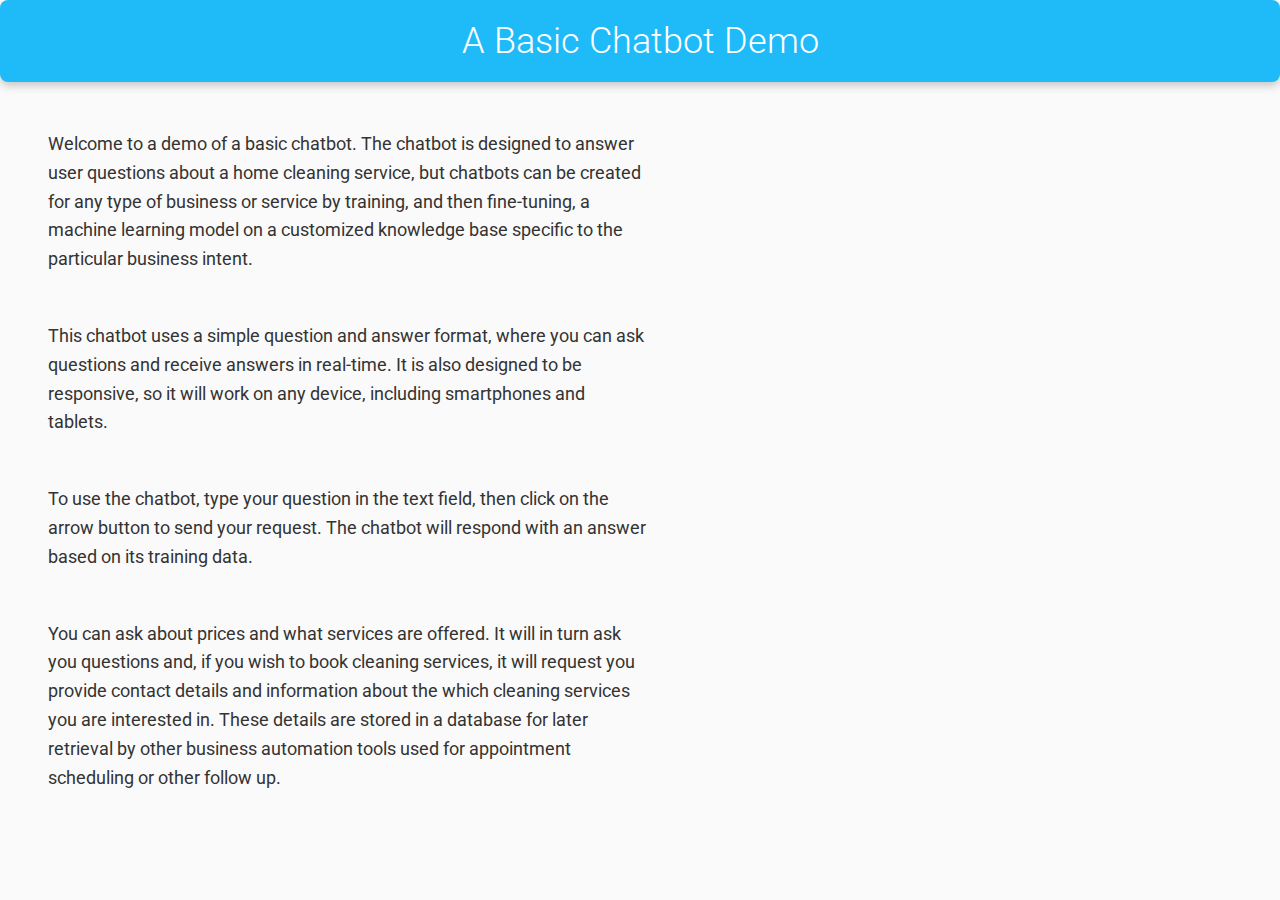
<file: chatbot_demo.html>
<!DOCTYPE html>
<html lang="en">
<head>
    <meta charset="UTF-8">
    <title>Sparkly Demo</title>
    <meta name="viewport" content="width=device-width, initial-scale=1.0">
    <!-- Include Google Fonts -->
    <link href="https://fonts.googleapis.com/css?family=Roboto:300,400,700" rel="stylesheet">
    <style>
        html, body {
            height: 100%;
            margin: 0;
            padding: 0;
            background-color: #fafafa;
            font-family: 'Roboto', sans-serif;
        }

        .header {
            text-align: center;
            padding: 20px;
            background-color: #1fbbf9;
            color: white;
            border-radius: 8px;
            box-shadow: 0 4px 8px rgba(0,0,0,0.2);
        }

        .header h1 {
            font-size: 36px;
            font-weight: 300;
            margin: 0;
        }
    
        .main p {
            max-width: 600px;
            font-size: 18px;
            line-height: 1.6;
            margin: 3rem;
            color: #333;
            text-align: left;   
        }
    </style>
    
</head>
<body class="demo">
<div class="header"> 
  <h1>A Basic Chatbot Demo</h1>
</div>
<div class="main">
    <p>Welcome to a demo of a basic chatbot. The chatbot is designed to answer user questions about a home cleaning service, but chatbots can be created for any type of business or service by training, and then fine-tuning, a machine learning model on a customized knowledge base specific to the particular business intent.</p>
    
    <p>This chatbot uses a simple question and answer format, where you can ask questions and receive answers in real-time. It is also designed to be responsive, so it will work on any device, including smartphones and tablets.</p>

    <p>To use the chatbot, type your question in the text field, then click on the arrow button to send your request. The chatbot will respond with an answer based on its training data.</p>

    <p>You can ask about prices and what services are offered. It will in turn ask you questions and, if you wish to book cleaning services, it will request you provide contact details and information about the which cleaning services you are interested in. These details are stored in a database for later retrieval by other business automation tools used for appointment scheduling or other follow up.</p>
</div>

<div>
  <script type="text/javascript">
    (function(d, t) {
      var v = d.createElement(t), s = d.getElementsByTagName(t)[0];
      v.onload = function() {
        if (!document.getElementById('root')) {
          var root = d.createElement('div');
          root.id = 'root';
          d.body.appendChild(root);
        }
        if (window.myChatWidget && typeof window.myChatWidget.load === 'function') {
          window.myChatWidget.load({
            id: 'eb14199e-1f7f-404e-81ff-30d929c47399',
          });
        }
      };
      v.src = "https://agentivehub.com/production.bundle.min.js";
      v.type = "text/javascript";
      s.parentNode.insertBefore(v, s);
    })(document, 'script');
  </script>
</div>

</body>
</html>
</file>
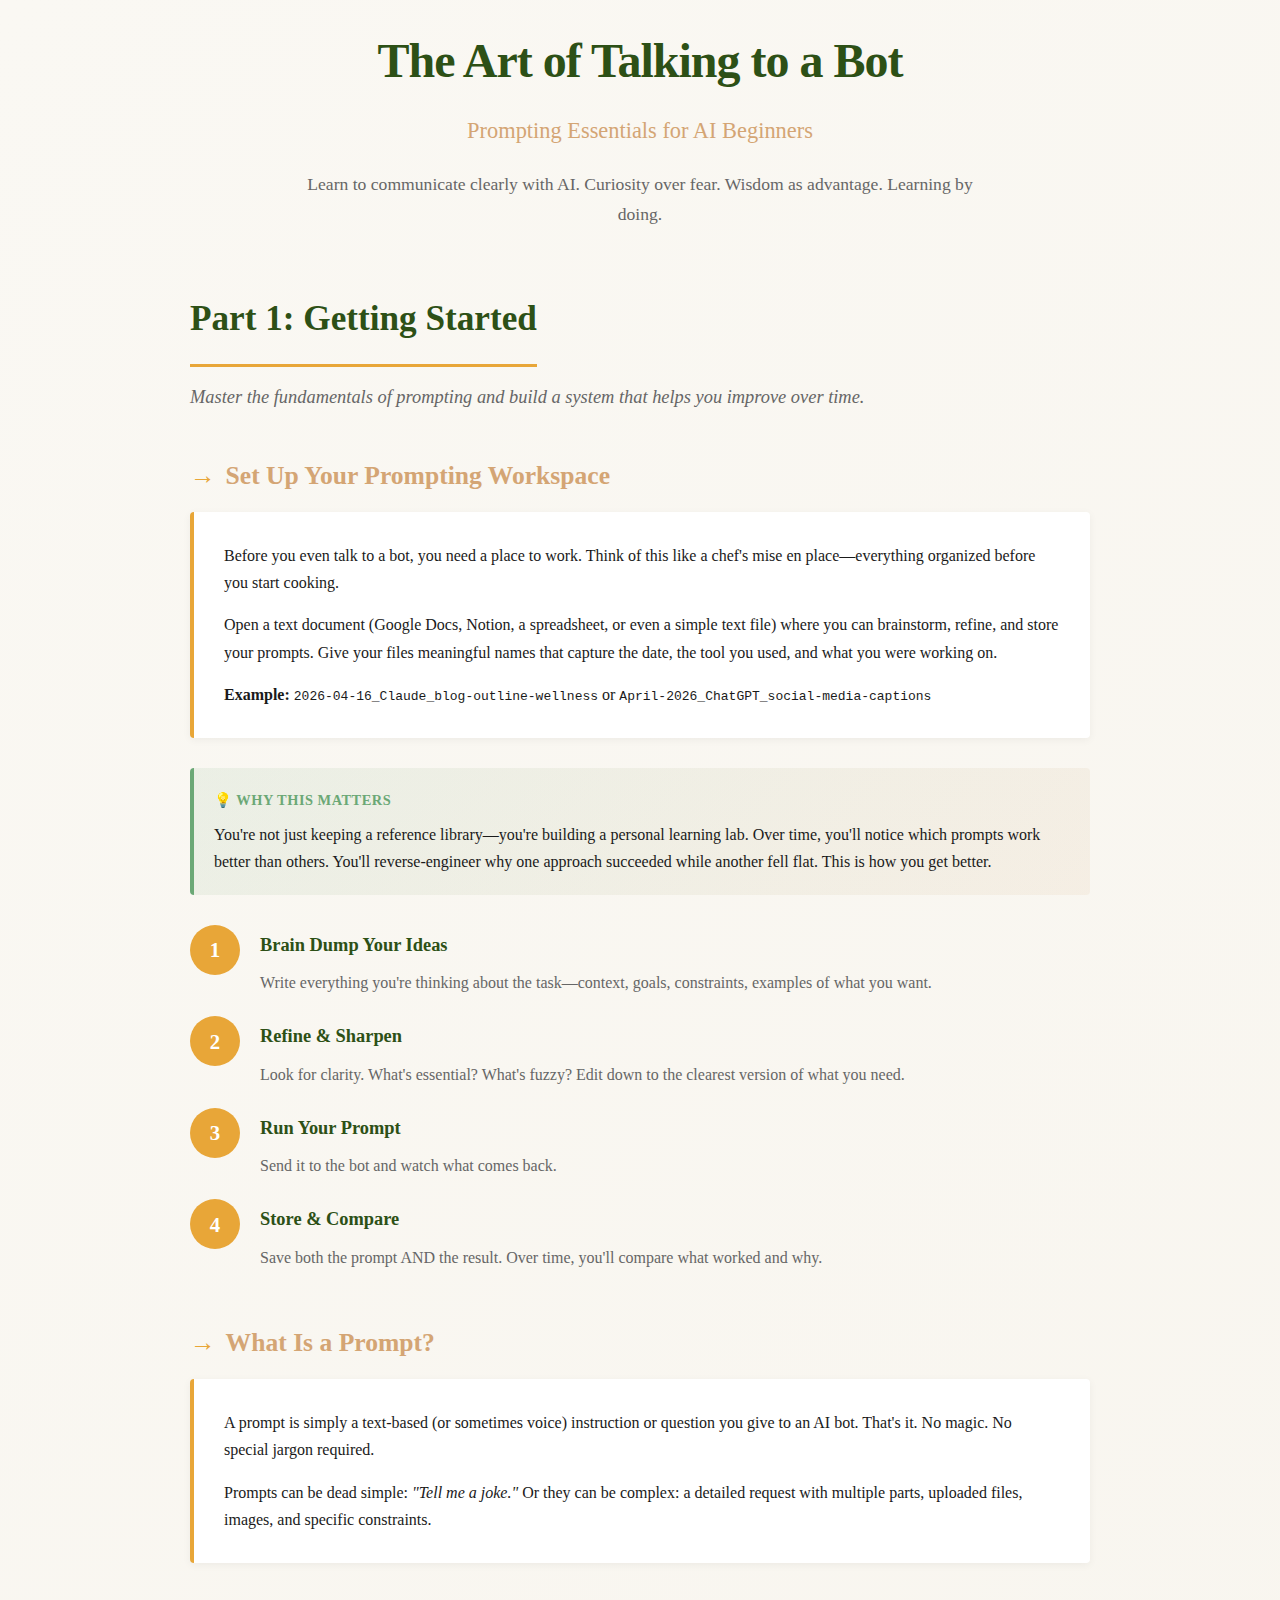
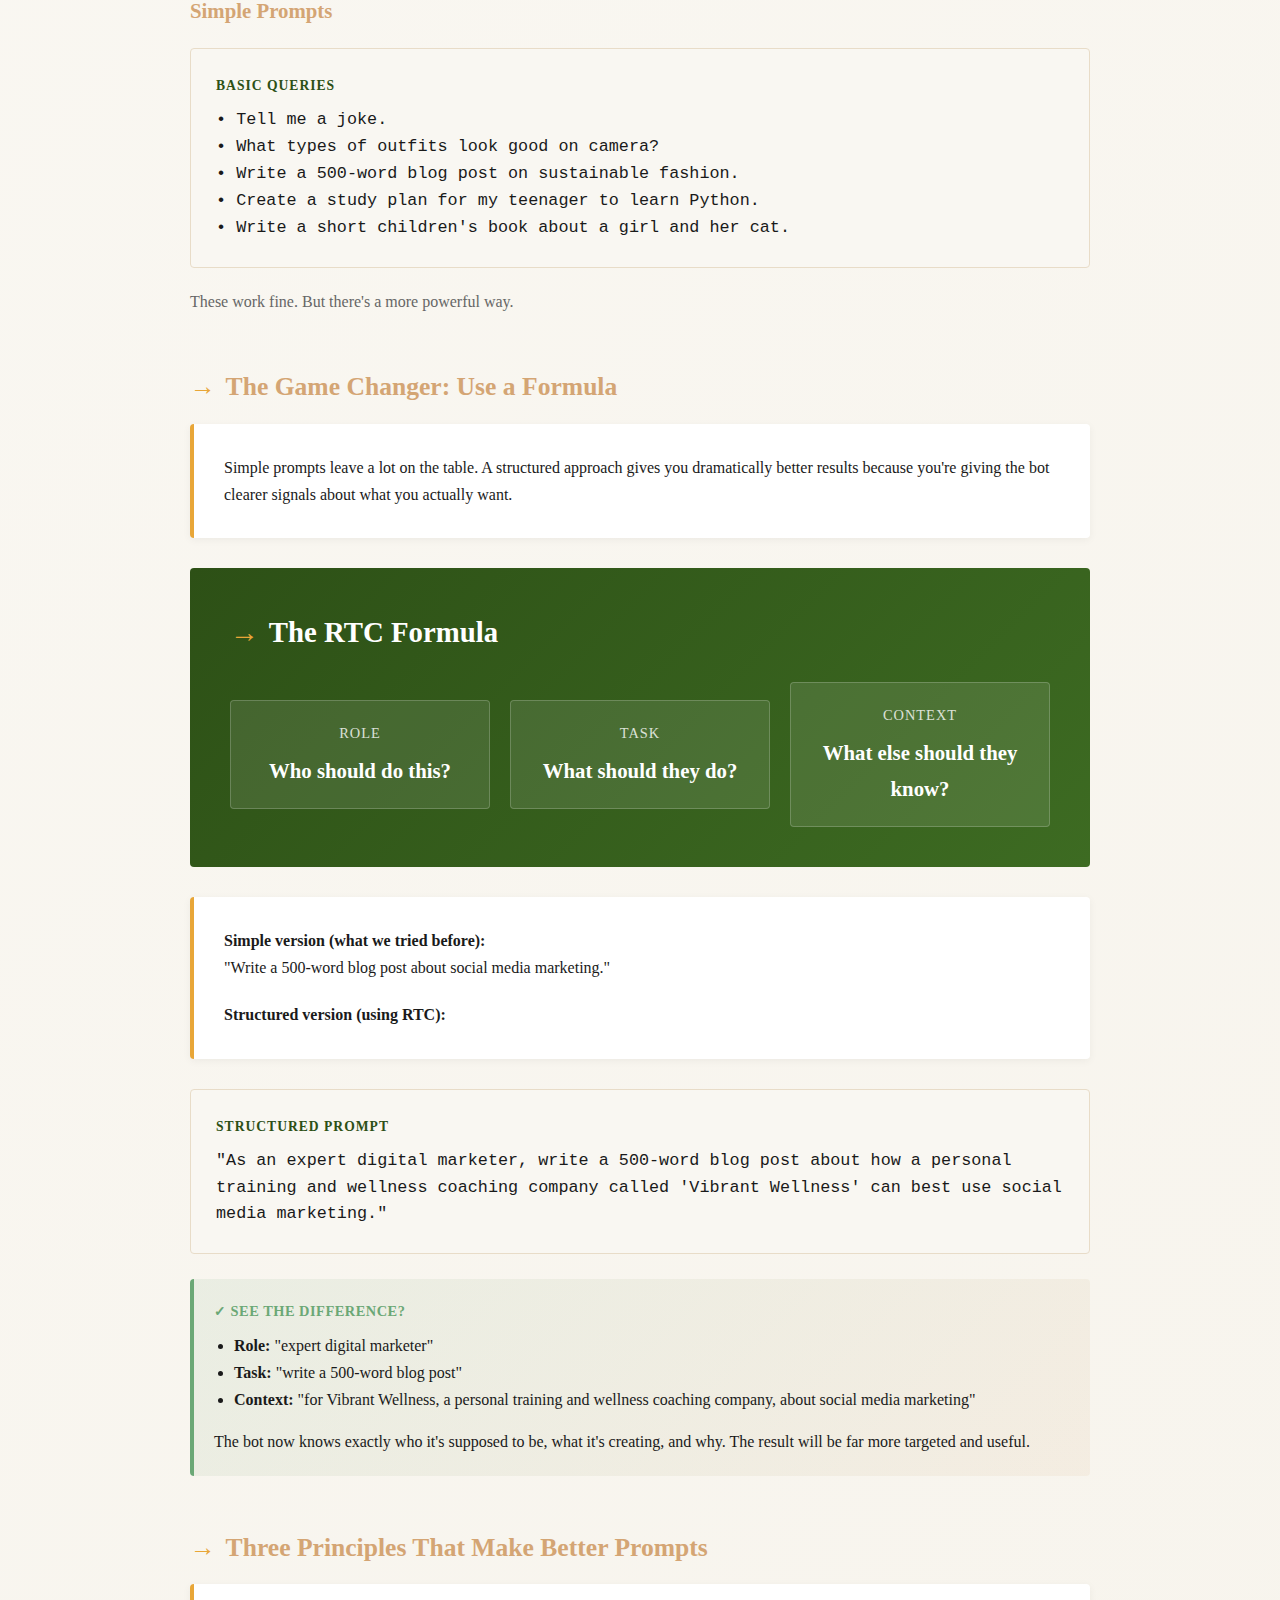
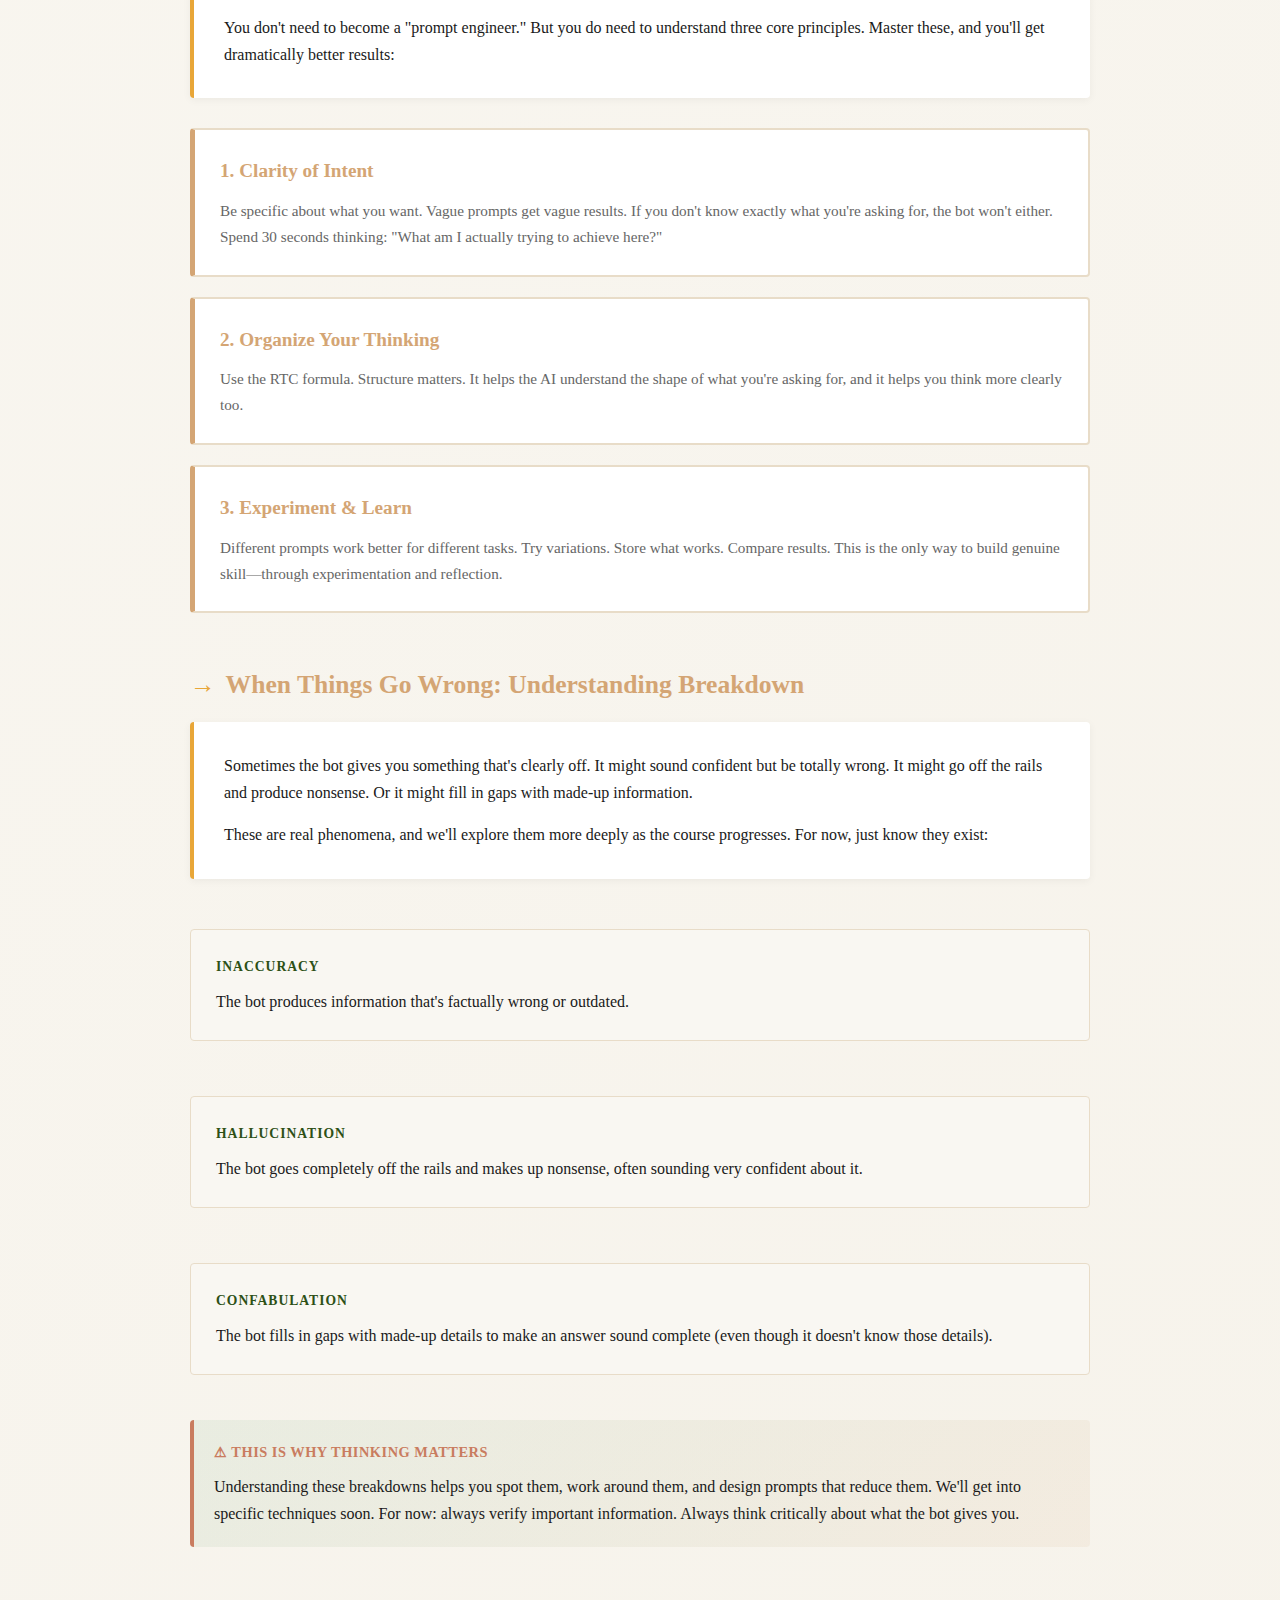
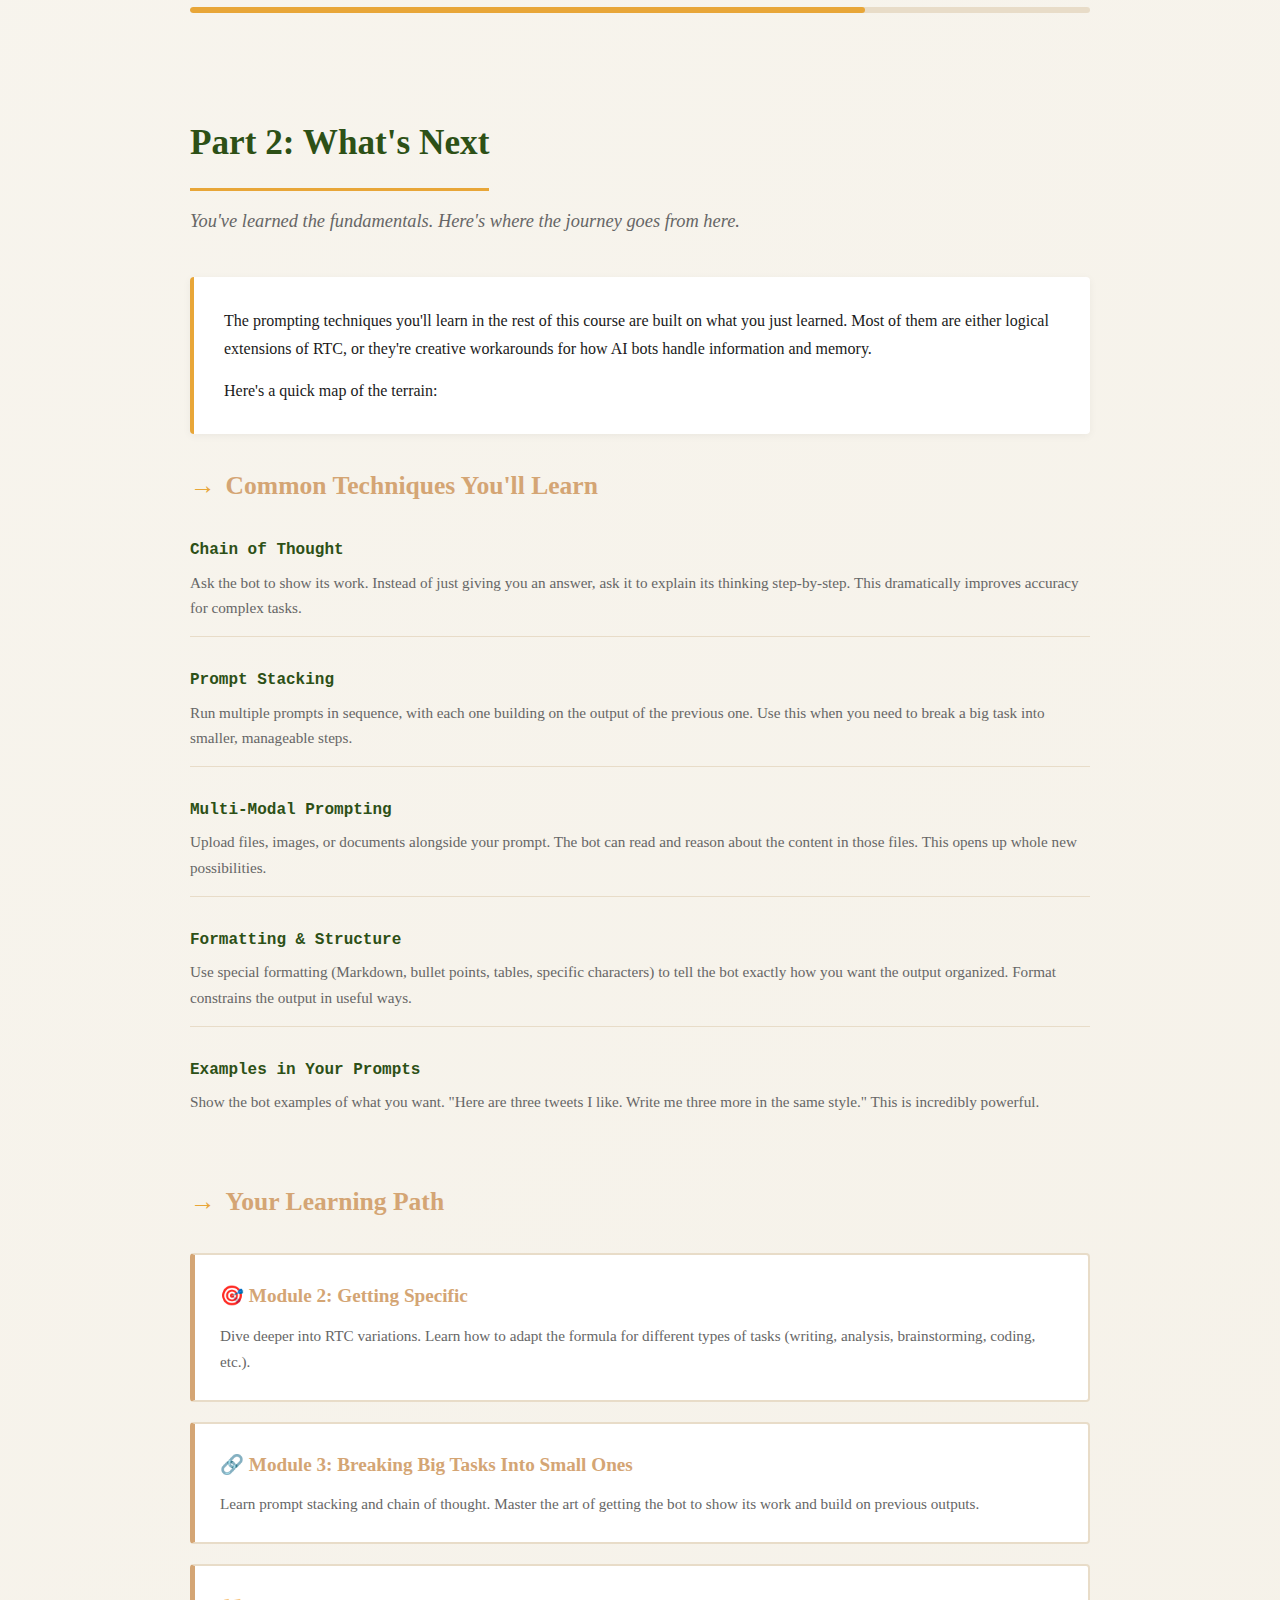
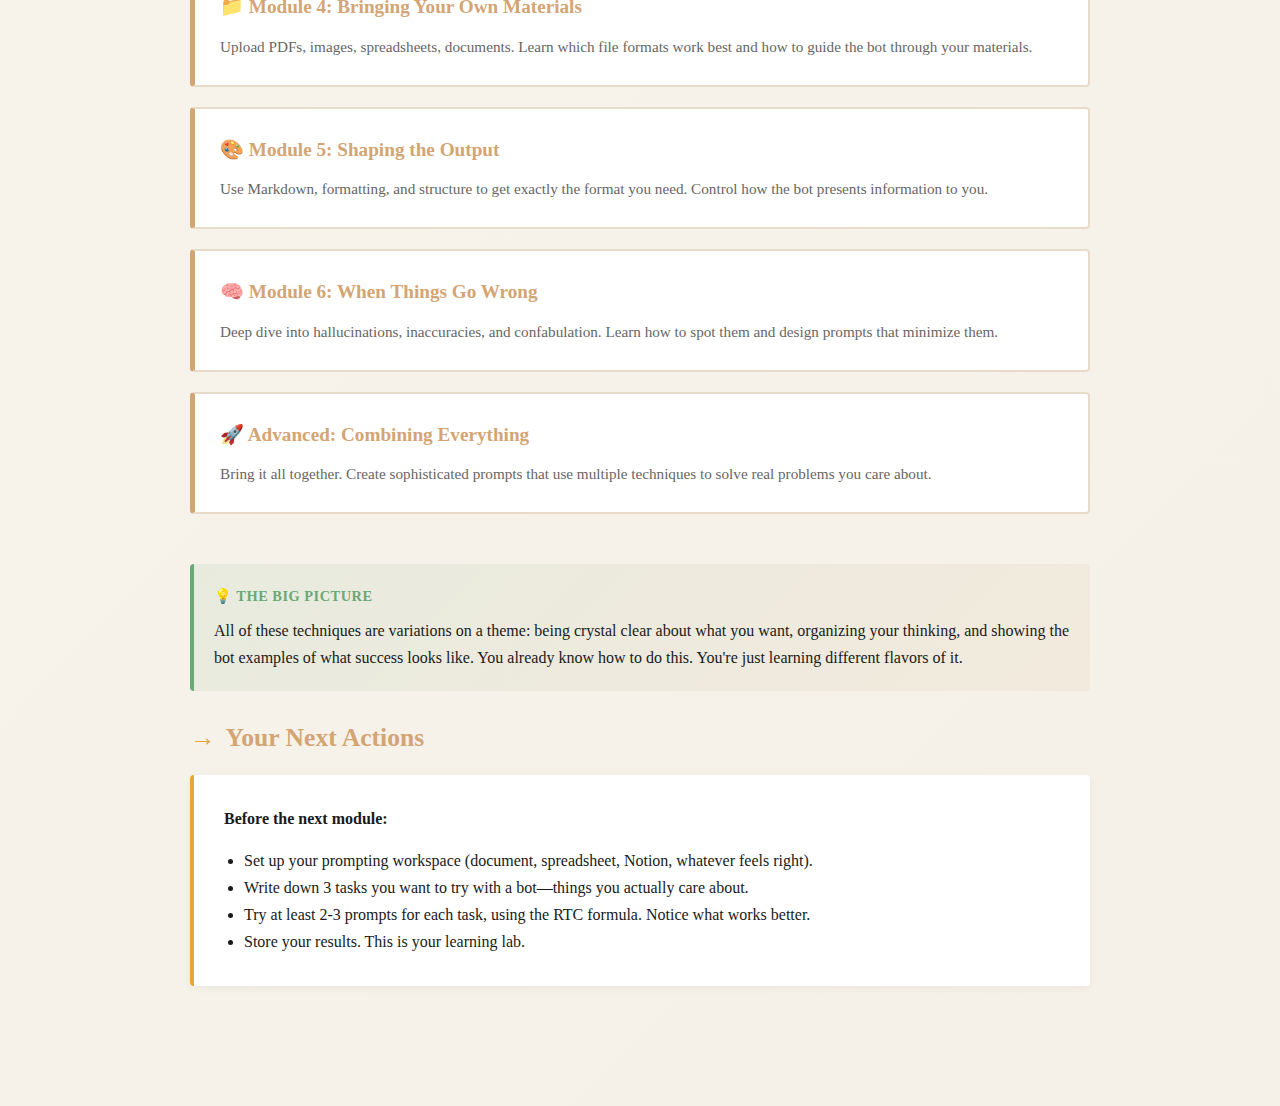
<file: class2.html>
<!DOCTYPE html>
<html lang="en">
<head>
  <meta charset="UTF-8">
  <meta name="viewport" content="width=device-width, initial-scale=1.0">
  <title>The Art of Talking to a Bot: Prompting Essentials</title>
  <style>
    * {
      margin: 0;
      padding: 0;
      box-sizing: border-box;
    }

    :root {
      --primary: #2d5016;
      --secondary: #d4a574;
      --accent: #e8a638;
      --light-bg: #faf8f3;
      --text-dark: #1a1a1a;
      --text-light: #666;
      --border: #e8dcc8;
      --success: #6ba876;
      --warning: #c97c5f;
    }

    body {
      font-family: 'Georgia', serif;
      background: linear-gradient(135deg, var(--light-bg) 0%, #f5f1e8 100%);
      color: var(--text-dark);
      line-height: 1.7;
      min-height: 100vh;
      padding: 20px;
    }

    header {
      max-width: 900px;
      margin: 0 auto 60px;
      text-align: center;
      animation: slideDown 0.6s ease;
    }

    header h1 {
      font-size: 3em;
      color: var(--primary);
      margin-bottom: 10px;
      font-weight: 700;
      letter-spacing: -1px;
    }

    header .subtitle {
      font-size: 1.4em;
      color: var(--secondary);
      font-weight: 500;
    }

    header .tagline {
      margin-top: 20px;
      font-size: 1.1em;
      color: var(--text-light);
      max-width: 700px;
      margin-left: auto;
      margin-right: auto;
    }

    .container {
      max-width: 900px;
      margin: 0 auto;
    }

    section {
      margin-bottom: 100px;
      animation: fadeIn 0.8s ease;
    }

    section.section-one {
      animation-delay: 0.2s;
    }

    section.section-two {
      animation-delay: 0.4s;
    }

    .section-header {
      font-size: 2.2em;
      color: var(--primary);
      margin-bottom: 15px;
      padding-bottom: 15px;
      border-bottom: 3px solid var(--accent);
      display: inline-block;
    }

    .section-intro {
      font-size: 1.15em;
      color: var(--text-light);
      margin-bottom: 40px;
      font-style: italic;
    }

    .subsection {
      margin-bottom: 50px;
    }

    .subsection h3 {
      font-size: 1.6em;
      color: var(--secondary);
      margin-bottom: 15px;
      display: flex;
      align-items: center;
      gap: 10px;
    }

    .subsection h3::before {
      content: "→";
      color: var(--accent);
      font-weight: bold;
    }

    .content-block {
      background: white;
      border-left: 4px solid var(--accent);
      padding: 30px;
      margin-bottom: 30px;
      border-radius: 4px;
      box-shadow: 0 2px 8px rgba(0, 0, 0, 0.05);
    }

    .content-block p {
      margin-bottom: 15px;
      color: var(--text-dark);
    }

    .content-block p:last-child {
      margin-bottom: 0;
    }

    .formula-box {
      background: linear-gradient(135deg, var(--primary) 0%, #3d6b22 100%);
      color: white;
      padding: 40px;
      border-radius: 4px;
      margin: 30px 0;
      text-align: center;
    }

    .formula-box .parts {
      display: flex;
      justify-content: space-around;
      align-items: center;
      gap: 20px;
      margin-top: 25px;
      flex-wrap: wrap;
    }

    .formula-box .part {
      flex: 1;
      min-width: 150px;
      padding: 20px;
      background: rgba(255, 255, 255, 0.1);
      border-radius: 4px;
      border: 1px solid rgba(255, 255, 255, 0.2);
    }

    .formula-box .part-label {
      font-size: 0.9em;
      opacity: 0.8;
      text-transform: uppercase;
      letter-spacing: 1px;
      margin-bottom: 8px;
    }

    .formula-box .part-content {
      font-size: 1.3em;
      font-weight: 600;
    }

    .example-card {
      background: #f9f7f2;
      border: 1px solid var(--border);
      padding: 25px;
      margin: 20px 0;
      border-radius: 4px;
    }

    .example-label {
      font-weight: 700;
      color: var(--primary);
      text-transform: uppercase;
      font-size: 0.85em;
      letter-spacing: 1px;
      margin-bottom: 10px;
    }

    .example-text {
      font-size: 1.05em;
      color: var(--text-dark);
      font-family: 'Monaco', monospace;
      line-height: 1.6;
    }

    .tip-box {
      background: linear-gradient(135deg, rgba(107, 168, 118, 0.1) 0%, rgba(212, 165, 116, 0.1) 100%);
      border-left: 4px solid var(--success);
      padding: 20px;
      margin: 25px 0;
      border-radius: 4px;
    }

    .tip-label {
      font-weight: 700;
      color: var(--success);
      text-transform: uppercase;
      font-size: 0.9em;
      margin-bottom: 8px;
      letter-spacing: 0.5px;
    }

    .workflow-steps {
      display: flex;
      flex-direction: column;
      gap: 20px;
      margin: 30px 0;
    }

    .step {
      display: flex;
      gap: 20px;
      align-items: flex-start;
    }

    .step-number {
      background: var(--accent);
      color: white;
      width: 50px;
      height: 50px;
      border-radius: 50%;
      display: flex;
      align-items: center;
      justify-content: center;
      font-weight: bold;
      font-size: 1.3em;
      flex-shrink: 0;
    }

    .step-content {
      flex: 1;
      padding-top: 5px;
    }

    .step-content h4 {
      font-size: 1.15em;
      color: var(--primary);
      margin-bottom: 8px;
    }

    .step-content p {
      color: var(--text-light);
      margin: 0;
    }

    .roadmap-items {
      display: grid;
      grid-template-columns: 1fr;
      gap: 20px;
      margin: 30px 0;
    }

    .roadmap-item {
      background: white;
      border: 2px solid var(--border);
      padding: 25px;
      border-radius: 4px;
      border-left: 5px solid var(--secondary);
    }

    .roadmap-item h4 {
      color: var(--secondary);
      font-size: 1.2em;
      margin-bottom: 10px;
    }

    .roadmap-item p {
      color: var(--text-light);
      font-size: 0.95em;
      margin: 0;
    }

    .term-definition {
      margin: 15px 0;
      padding: 15px 0;
      border-bottom: 1px solid var(--border);
    }

    .term-definition:last-child {
      border-bottom: none;
    }

    .term-name {
      font-weight: 700;
      color: var(--primary);
      font-family: 'Monaco', monospace;
    }

    .term-meaning {
      color: var(--text-light);
      margin-top: 5px;
      font-size: 0.95em;
    }

    footer {
      text-align: center;
      padding: 40px 20px;
      color: var(--text-light);
      border-top: 2px solid var(--border);
      margin-top: 80px;
    }

    @keyframes slideDown {
      from {
        opacity: 0;
        transform: translateY(-20px);
      }
      to {
        opacity: 1;
        transform: translateY(0);
      }
    }

    @keyframes fadeIn {
      from {
        opacity: 0;
      }
      to {
        opacity: 1;
      }
    }

    .progress-bar {
      height: 6px;
      background: var(--border);
      margin: 40px 0;
      border-radius: 3px;
      overflow: hidden;
    }

    .progress-fill {
      height: 100%;
      background: var(--accent);
      border-radius: 3px;
    }

    @media (max-width: 768px) {
      header h1 {
        font-size: 2em;
      }

      header .subtitle {
        font-size: 1.1em;
      }

      .section-header {
        font-size: 1.6em;
      }

      .formula-box .parts {
        flex-direction: column;
      }

      .step {
        gap: 15px;
      }
    }
  </style>
</head>
<body>
<header>
  <h1>The Art of Talking to a Bot</h1>
  <div class="subtitle">Prompting Essentials for AI Beginners</div>
  <div class="tagline">Learn to communicate clearly with AI. Curiosity over fear. Wisdom as advantage. Learning by doing.</div>
</header>

<div class="container">
  <!-- SECTION ONE: BEGINNER FUNDAMENTALS (75%) -->
  <section class="section-one">
    <h2 class="section-header">Part 1: Getting Started</h2>
    <div class="section-intro">Master the fundamentals of prompting and build a system that helps you improve over time.</div>

    <!-- WORKFLOW MANAGEMENT -->
    <div class="subsection">
      <h3>Set Up Your Prompting Workspace</h3>
      <div class="content-block">
        <p>Before you even talk to a bot, you need a place to work. Think of this like a chef's mise en place—everything organized before you start cooking.</p>
        <p>Open a text document (Google Docs, Notion, a spreadsheet, or even a simple text file) where you can brainstorm, refine, and store your prompts. Give your files meaningful names that capture the date, the tool you used, and what you were working on.</p>
        <p><strong>Example:</strong> <code>2026-04-16_Claude_blog-outline-wellness</code> or <code>April-2026_ChatGPT_social-media-captions</code></p>
      </div>

      <div class="tip-box">
        <div class="tip-label">💡 Why This Matters</div>
        <p>You're not just keeping a reference library—you're building a personal learning lab. Over time, you'll notice which prompts work better than others. You'll reverse-engineer why one approach succeeded while another fell flat. This is how you get better.</p>
      </div>

      <div class="workflow-steps">
        <div class="step">
          <div class="step-number">1</div>
          <div class="step-content">
            <h4>Brain Dump Your Ideas</h4>
            <p>Write everything you're thinking about the task—context, goals, constraints, examples of what you want.</p>
          </div>
        </div>
        <div class="step">
          <div class="step-number">2</div>
          <div class="step-content">
            <h4>Refine & Sharpen</h4>
            <p>Look for clarity. What's essential? What's fuzzy? Edit down to the clearest version of what you need.</p>
          </div>
        </div>
        <div class="step">
          <div class="step-number">3</div>
          <div class="step-content">
            <h4>Run Your Prompt</h4>
            <p>Send it to the bot and watch what comes back.</p>
          </div>
        </div>
        <div class="step">
          <div class="step-number">4</div>
          <div class="step-content">
            <h4>Store & Compare</h4>
            <p>Save both the prompt AND the result. Over time, you'll compare what worked and why.</p>
          </div>
        </div>
      </div>
    </div>

    <!-- WHAT IS A PROMPT -->
    <div class="subsection">
      <h3>What Is a Prompt?</h3>
      <div class="content-block">
        <p>A prompt is simply a text-based (or sometimes voice) instruction or question you give to an AI bot. That's it. No magic. No special jargon required.</p>
        <p>Prompts can be dead simple: <em>"Tell me a joke."</em> Or they can be complex: a detailed request with multiple parts, uploaded files, images, and specific constraints.</p>
      </div>

      <div class="subsection" style="margin-top: 30px;">
        <h4 style="color: var(--secondary); font-size: 1.3em;">Simple Prompts</h4>
        <div class="example-card">
          <div class="example-label">Basic Queries</div>
          <div class="example-text">
            • Tell me a joke.<br>
            • What types of outfits look good on camera?<br>
            • Write a 500-word blog post on sustainable fashion.<br>
            • Create a study plan for my teenager to learn Python.<br>
            • Write a short children's book about a girl and her cat.
          </div>
        </div>
        <p style="margin-top: 20px; color: var(--text-light);">These work fine. But there's a more powerful way.</p>
      </div>
    </div>

    <!-- THE GAME CHANGER: RTC FORMULA -->
    <div class="subsection">
      <h3>The Game Changer: Use a Formula</h3>
      <div class="content-block">
        <p>Simple prompts leave a lot on the table. A structured approach gives you dramatically better results because you're giving the bot clearer signals about what you actually want.</p>
      </div>

      <div class="formula-box">
        <h3 style="color: white; margin: 0 0 20px 0; font-size: 1.8em;">The RTC Formula</h3>
        <div class="parts">
          <div class="part">
            <div class="part-label">Role</div>
            <div class="part-content">Who should do this?</div>
          </div>
          <div class="part">
            <div class="part-label">Task</div>
            <div class="part-content">What should they do?</div>
          </div>
          <div class="part">
            <div class="part-label">Context</div>
            <div class="part-content">What else should they know?</div>
          </div>
        </div>
      </div>

      <div class="content-block" style="margin-top: 30px;">
        <p><strong>Simple version (what we tried before):</strong><br>"Write a 500-word blog post about social media marketing."</p>
        <p style="margin-top: 20px;"><strong>Structured version (using RTC):</strong></p>
      </div>

      <div class="example-card">
        <div class="example-label">Structured Prompt</div>
        <div class="example-text">
          "As an expert digital marketer, write a 500-word blog post about how a personal training and wellness coaching company called 'Vibrant Wellness' can best use social media marketing."
        </div>
      </div>

      <div class="tip-box" style="margin-top: 25px;">
        <div class="tip-label">✓ See the Difference?</div>
        <ul style="margin: 0; padding-left: 20px;">
          <li><strong>Role:</strong> "expert digital marketer"</li>
          <li><strong>Task:</strong> "write a 500-word blog post"</li>
          <li><strong>Context:</strong> "for Vibrant Wellness, a personal training and wellness coaching company, about social media marketing"</li>
        </ul>
        <p style="margin-top: 15px; margin-bottom: 0;">The bot now knows exactly who it's supposed to be, what it's creating, and why. The result will be far more targeted and useful.</p>
      </div>
    </div>

    <!-- THE THREE PRINCIPLES -->
    <div class="subsection">
      <h3>Three Principles That Make Better Prompts</h3>
      <div class="content-block">
        <p>You don't need to become a "prompt engineer." But you do need to understand three core principles. Master these, and you'll get dramatically better results:</p>
      </div>

      <div style="display: grid; grid-template-columns: 1fr; gap: 20px; margin: 30px 0;">
        <div class="roadmap-item">
          <h4>1. Clarity of Intent</h4>
          <p>Be specific about what you want. Vague prompts get vague results. If you don't know exactly what you're asking for, the bot won't either. Spend 30 seconds thinking: "What am I actually trying to achieve here?"</p>
        </div>
        <div class="roadmap-item">
          <h4>2. Organize Your Thinking</h4>
          <p>Use the RTC formula. Structure matters. It helps the AI understand the shape of what you're asking for, and it helps you think more clearly too.</p>
        </div>
        <div class="roadmap-item">
          <h4>3. Experiment & Learn</h4>
          <p>Different prompts work better for different tasks. Try variations. Store what works. Compare results. This is the only way to build genuine skill—through experimentation and reflection.</p>
        </div>
      </div>
    </div>

    <!-- UNDERSTANDING BREAKDOWN -->
    <div class="subsection">
      <h3>When Things Go Wrong: Understanding Breakdown</h3>
      <div class="content-block">
        <p>Sometimes the bot gives you something that's clearly off. It might sound confident but be totally wrong. It might go off the rails and produce nonsense. Or it might fill in gaps with made-up information.</p>
        <p style="margin-top: 15px;">These are real phenomena, and we'll explore them more deeply as the course progresses. For now, just know they exist:</p>
      </div>

      <div style="display: grid; grid-template-columns: 1fr; gap: 15px; margin: 25px 0;">
        <div class="example-card">
          <div class="example-label">Inaccuracy</div>
          <p style="margin: 0; color: var(--text-dark);">The bot produces information that's factually wrong or outdated.</p>
        </div>
        <div class="example-card">
          <div class="example-label">Hallucination</div>
          <p style="margin: 0; color: var(--text-dark);">The bot goes completely off the rails and makes up nonsense, often sounding very confident about it.</p>
        </div>
        <div class="example-card">
          <div class="example-label">Confabulation</div>
          <p style="margin: 0; color: var(--text-dark);">The bot fills in gaps with made-up details to make an answer sound complete (even though it doesn't know those details).</p>
        </div>
      </div>

      <div class="tip-box" style="margin-top: 25px; border-left-color: var(--warning);">
        <div class="tip-label" style="color: var(--warning);">⚠ This Is Why Thinking Matters</div>
        <p>Understanding these breakdowns helps you spot them, work around them, and design prompts that reduce them. We'll get into specific techniques soon. For now: always verify important information. Always think critically about what the bot gives you.</p>
      </div>
    </div>

    <div class="progress-bar" style="margin-top: 60px;">
      <div class="progress-fill" style="width: 75%;"></div>
    </div>
  </section>

  <!-- SECTION TWO: NEXT STEPS & ROADMAP (25%) -->
  <section class="section-two">
    <h2 class="section-header">Part 2: What's Next</h2>
    <div class="section-intro">You've learned the fundamentals. Here's where the journey goes from here.</div>

    <div class="content-block">
      <p>The prompting techniques you'll learn in the rest of this course are built on what you just learned. Most of them are either logical extensions of RTC, or they're creative workarounds for how AI bots handle information and memory.</p>
      <p style="margin-top: 15px;">Here's a quick map of the terrain:</p>
    </div>

    <!-- TECHNIQUES & TERMS -->
    <div class="subsection">
      <h3>Common Techniques You'll Learn</h3>

      <div class="term-definition">
        <div class="term-name">Chain of Thought</div>
        <div class="term-meaning">Ask the bot to show its work. Instead of just giving you an answer, ask it to explain its thinking step-by-step. This dramatically improves accuracy for complex tasks.</div>
      </div>

      <div class="term-definition">
        <div class="term-name">Prompt Stacking</div>
        <div class="term-meaning">Run multiple prompts in sequence, with each one building on the output of the previous one. Use this when you need to break a big task into smaller, manageable steps.</div>
      </div>

      <div class="term-definition">
        <div class="term-name">Multi-Modal Prompting</div>
        <div class="term-meaning">Upload files, images, or documents alongside your prompt. The bot can read and reason about the content in those files. This opens up whole new possibilities.</div>
      </div>

      <div class="term-definition">
        <div class="term-name">Formatting & Structure</div>
        <div class="term-meaning">Use special formatting (Markdown, bullet points, tables, specific characters) to tell the bot exactly how you want the output organized. Format constrains the output in useful ways.</div>
      </div>

      <div class="term-definition">
        <div class="term-name">Examples in Your Prompts</div>
        <div class="term-meaning">Show the bot examples of what you want. "Here are three tweets I like. Write me three more in the same style." This is incredibly powerful.</div>
      </div>
    </div>

    <!-- ROADMAP -->
    <div class="subsection">
      <h3>Your Learning Path</h3>
      <div class="roadmap-items">
        <div class="roadmap-item">
          <h4>🎯 Module 2: Getting Specific</h4>
          <p>Dive deeper into RTC variations. Learn how to adapt the formula for different types of tasks (writing, analysis, brainstorming, coding, etc.).</p>
        </div>
        <div class="roadmap-item">
          <h4>🔗 Module 3: Breaking Big Tasks Into Small Ones</h4>
          <p>Learn prompt stacking and chain of thought. Master the art of getting the bot to show its work and build on previous outputs.</p>
        </div>
        <div class="roadmap-item">
          <h4>📁 Module 4: Bringing Your Own Materials</h4>
          <p>Upload PDFs, images, spreadsheets, documents. Learn which file formats work best and how to guide the bot through your materials.</p>
        </div>
        <div class="roadmap-item">
          <h4>🎨 Module 5: Shaping the Output</h4>
          <p>Use Markdown, formatting, and structure to get exactly the format you need. Control how the bot presents information to you.</p>
        </div>
        <div class="roadmap-item">
          <h4>🧠 Module 6: When Things Go Wrong</h4>
          <p>Deep dive into hallucinations, inaccuracies, and confabulation. Learn how to spot them and design prompts that minimize them.</p>
        </div>
        <div class="roadmap-item">
          <h4>🚀 Advanced: Combining Everything</h4>
          <p>Bring it all together. Create sophisticated prompts that use multiple techniques to solve real problems you care about.</p>
        </div>
      </div>
    </div>

    <!-- KEY INSIGHT -->
    <div class="tip-box">
      <div class="tip-label">💡 The Big Picture</div>
      <p>All of these techniques are variations on a theme: being crystal clear about what you want, organizing your thinking, and showing the bot examples of what success looks like. You already know how to do this. You're just learning different flavors of it.</p>
    </div>

    <!-- RESOURCES TO EXPLORE -->
    <div class="subsection">
      <h3>Your Next Actions</h3>
      <div class="content-block">
        <p><strong>Before the next module:</strong></p>
        <ul style="margin: 15px 0 0 0; padding-left: 20px; color: var(--text-dark);">
          <li>Set up your prompting workspace (document, spreadsheet, Notion, whatever feels right).</li>
          <li>Write down 3 tasks you want to try with a bot—things you actually care about.</li>
          <li>Try at least 2-3 prompts for each task, using the RTC formula. Notice what works better.</li>
          <li>Store your results. This is your learning lab.</li>
        </ul>
      </div>
    </div>
  </section>
</div>

<!--<footer>
  <p style="margin: 0; font-size: 1.05em; font-weight: 500; color: var(--primary); margin-bottom: 15px;">Remember: Curiosity over fear. Wisdom as advantage. Learning by doing.</p>
  <p style="margin: 0;">The more you experiment, the better you'll get. There's no such thing as a "dumb" question or a failed prompt. Every attempt teaches you something.</p>
</footer>
</body>
</html>
</file>
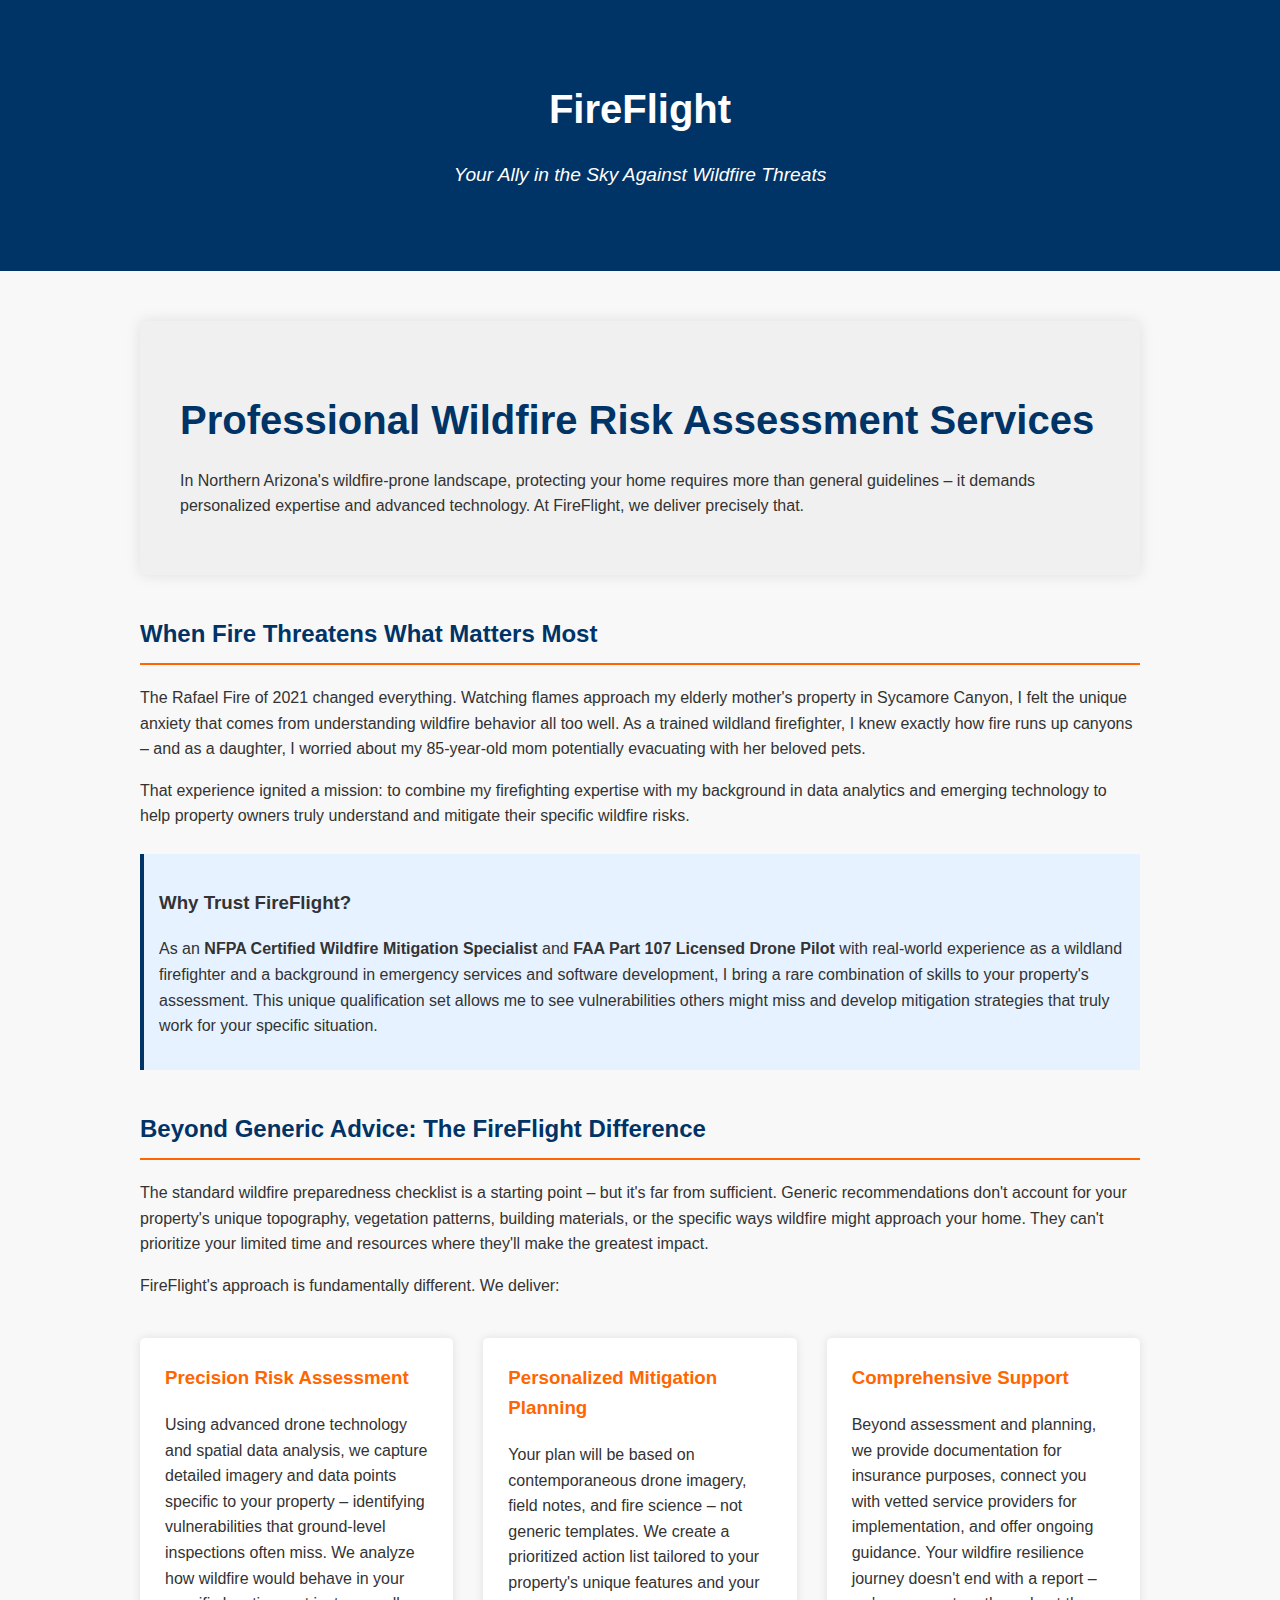
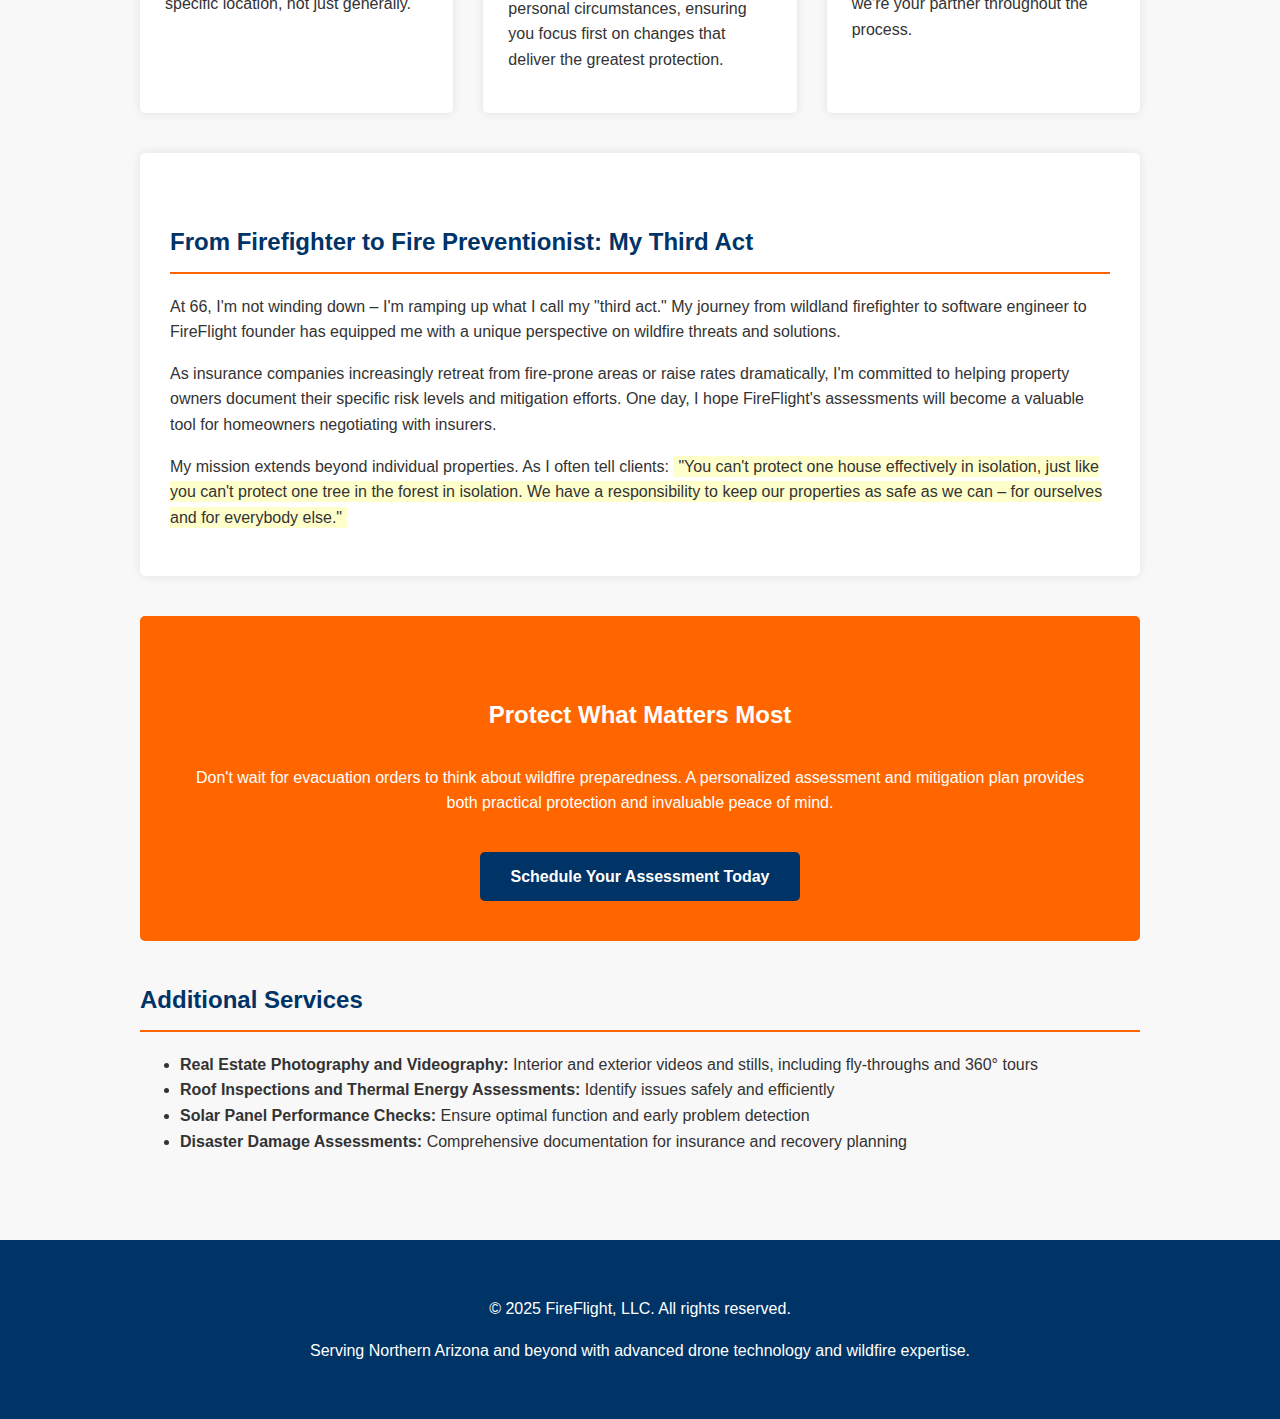
<file: fire.html>
<!DOCTYPE html>
<html lang="en">
<head>
  <meta charset="UTF-8">
  <meta name="viewport" content="width=device-width, initial-scale=1.0">
  <title>FireFlight - Professional Wildfire Risk Assessment Services</title>
  <style>
    body {
      font-family: 'Segoe UI', Tahoma, Geneva, Verdana, sans-serif;
      line-height: 1.6;
      color: #333;
      margin: 0;
      padding: 0;
      background-color: #f8f8f8;
    }

    .container {
      max-width: 1000px;
      margin: 0 auto;
      padding: 20px;
    }

    header {
      background-color: #003366;
      color: white;
      padding: 30px 0;
      text-align: center;
    }

    h1 {
      font-size: 2.5em;
      margin-bottom: 10px;
      color: #003366;
    }

    header h1 {
      color: white;
    }

    h2 {
      color: #003366;
      border-bottom: 2px solid #ff6600;
      padding-bottom: 10px;
      margin-top: 40px;
    }

    .tagline {
      font-size: 1.2em;
      font-style: italic;
      margin-bottom: 30px;
    }

    .hero {
      background-color: #f0f0f0;
      padding: 40px;
      border-radius: 5px;
      margin: 30px 0;
      box-shadow: 0 0 15px rgba(0,0,0,0.1);
    }

    .services {
      display: grid;
      grid-template-columns: repeat(auto-fit, minmax(300px, 1fr));
      gap: 30px;
      margin: 40px 0;
    }

    .service-card {
      background-color: white;
      border-radius: 5px;
      padding: 25px;
      box-shadow: 0 0 10px rgba(0,0,0,0.1);
      transition: transform 0.3s ease;
    }

    .service-card:hover {
      transform: translateY(-5px);
    }

    .service-card h3 {
      color: #ff6600;
      margin-top: 0;
    }

    .about {
      background-color: white;
      padding: 30px;
      border-radius: 5px;
      margin: 40px 0;
      box-shadow: 0 0 10px rgba(0,0,0,0.1);
    }

    .cta {
      background-color: #ff6600;
      color: white;
      text-align: center;
      padding: 40px;
      border-radius: 5px;
      margin: 40px 0;
    }

    .cta h2 {
      color: white;
      border-bottom: none;
    }

    .btn {
      display: inline-block;
      background-color: #003366;
      color: white;
      padding: 12px 30px;
      text-decoration: none;
      border-radius: 5px;
      font-weight: bold;
      margin-top: 20px;
      transition: background-color 0.3s ease;
    }

    .btn:hover {
      background-color: #002244;
    }

    footer {
      background-color: #003366;
      color: white;
      text-align: center;
      padding: 20px;
      margin-top: 50px;
    }

    .credentials {
      background-color: #e6f2ff;
      border-left: 4px solid #003366;
      padding: 15px;
      margin: 25px 0;
    }

    .highlight {
      background-color: #ffffcc;
      padding: 2px 5px;
    }
  </style>
  <link rel="shortcut icon" href="images/favicon.png">
</head>
<body>
<header>
  <div class="container">
    <h1>FireFlight</h1>
    <p class="tagline">Your Ally in the Sky Against Wildfire Threats</p>
  </div>
</header>

<div class="container">
  <div class="hero">
    <h1>Professional Wildfire Risk Assessment Services</h1>
    <p>In Northern Arizona's wildfire-prone landscape, protecting your home requires more than general guidelines – it demands personalized expertise and advanced technology. At FireFlight, we deliver precisely that.</p>
  </div>

  <h2>When Fire Threatens What Matters Most</h2>
  <p>The Rafael Fire of 2021 changed everything. Watching flames approach my elderly mother's property in Sycamore Canyon, I felt the unique anxiety that comes from understanding wildfire behavior all too well. As a trained wildland firefighter, I knew exactly how fire runs up canyons – and as a daughter, I worried about my 85-year-old mom potentially evacuating with her beloved pets.</p>

  <p>That experience ignited a mission: to combine my firefighting expertise with my background in data analytics and emerging technology to help property owners truly understand and mitigate their specific wildfire risks.</p>

  <div class="credentials">
    <h3>Why Trust FireFlight?</h3>
    <p>As an <strong>NFPA Certified Wildfire Mitigation Specialist</strong> and <strong>FAA Part 107 Licensed Drone Pilot</strong> with real-world experience as a wildland firefighter and a background in emergency services and software development, I bring a rare combination of skills to your property's assessment. This unique qualification set allows me to see vulnerabilities others might miss and develop mitigation strategies that truly work for your specific situation.</p>
  </div>

  <h2>Beyond Generic Advice: The FireFlight Difference</h2>
  <p>The standard wildfire preparedness checklist is a starting point – but it's far from sufficient. Generic recommendations don't account for your property's unique topography, vegetation patterns, building materials, or the specific ways wildfire might approach your home. They can't prioritize your limited time and resources where they'll make the greatest impact.</p>

  <p>FireFlight's approach is fundamentally different. We deliver:</p>

  <div class="services">
    <div class="service-card">
      <h3>Precision Risk Assessment</h3>
      <p>Using advanced drone technology and spatial data analysis, we capture detailed imagery and data points specific to your property – identifying vulnerabilities that ground-level inspections often miss. We analyze how wildfire would behave in your specific location, not just generally.</p>
    </div>

    <div class="service-card">
      <h3>Personalized Mitigation Planning</h3>
      <p>Your plan will be based on contemporaneous drone imagery, field notes, and fire science – not generic templates. We create a prioritized action list tailored to your property's unique features and your personal circumstances, ensuring you focus first on changes that deliver the greatest protection.</p>
    </div>

    <div class="service-card">
      <h3>Comprehensive Support</h3>
      <p>Beyond assessment and planning, we provide documentation for insurance purposes, connect you with vetted service providers for implementation, and offer ongoing guidance. Your wildfire resilience journey doesn't end with a report – we're your partner throughout the process.</p>
    </div>
  </div>

  <div class="about">
    <h2>From Firefighter to Fire Preventionist: My Third Act</h2>
    <p>At 66, I'm not winding down – I'm ramping up what I call my "third act." My journey from wildland firefighter to software engineer to FireFlight founder has equipped me with a unique perspective on wildfire threats and solutions.</p>

    <p>As insurance companies increasingly retreat from fire-prone areas or raise rates dramatically, I'm committed to helping property owners document their specific risk levels and mitigation efforts. One day, I hope FireFlight's assessments will become a valuable tool for homeowners negotiating with insurers.</p>

    <p>My mission extends beyond individual properties. As I often tell clients: <span class="highlight">"You can't protect one house effectively in isolation, just like you can't protect one tree in the forest in isolation. We have a responsibility to keep our properties as safe as we can – for ourselves and for everybody else."</span></p>
  </div>

  <div class="cta">
    <h2>Protect What Matters Most</h2>
    <p>Don't wait for evacuation orders to think about wildfire preparedness. A personalized assessment and mitigation plan provides both practical protection and invaluable peace of mind.</p>
    <a href="index.html#contact" class="btn">Schedule Your Assessment Today</a>
  </div>

  <h2>Additional Services</h2>
  <ul>
    <li><strong>Real Estate Photography and Videography:</strong> Interior and exterior videos and stills, including fly-throughs and 360° tours</li>
    <li><strong>Roof Inspections and Thermal Energy Assessments:</strong> Identify issues safely and efficiently</li>
    <li><strong>Solar Panel Performance Checks:</strong> Ensure optimal function and early problem detection</li>
    <li><strong>Disaster Damage Assessments:</strong> Comprehensive documentation for insurance and recovery planning</li>
  </ul>
</div>

<footer>
  <div class="container">
    <p>&copy; 2025 FireFlight, LLC. All rights reserved.</p>
    <p>Serving Northern Arizona and beyond with advanced drone technology and wildfire expertise.</p>
  </div>
</footer>
</body>
</html>
</file>
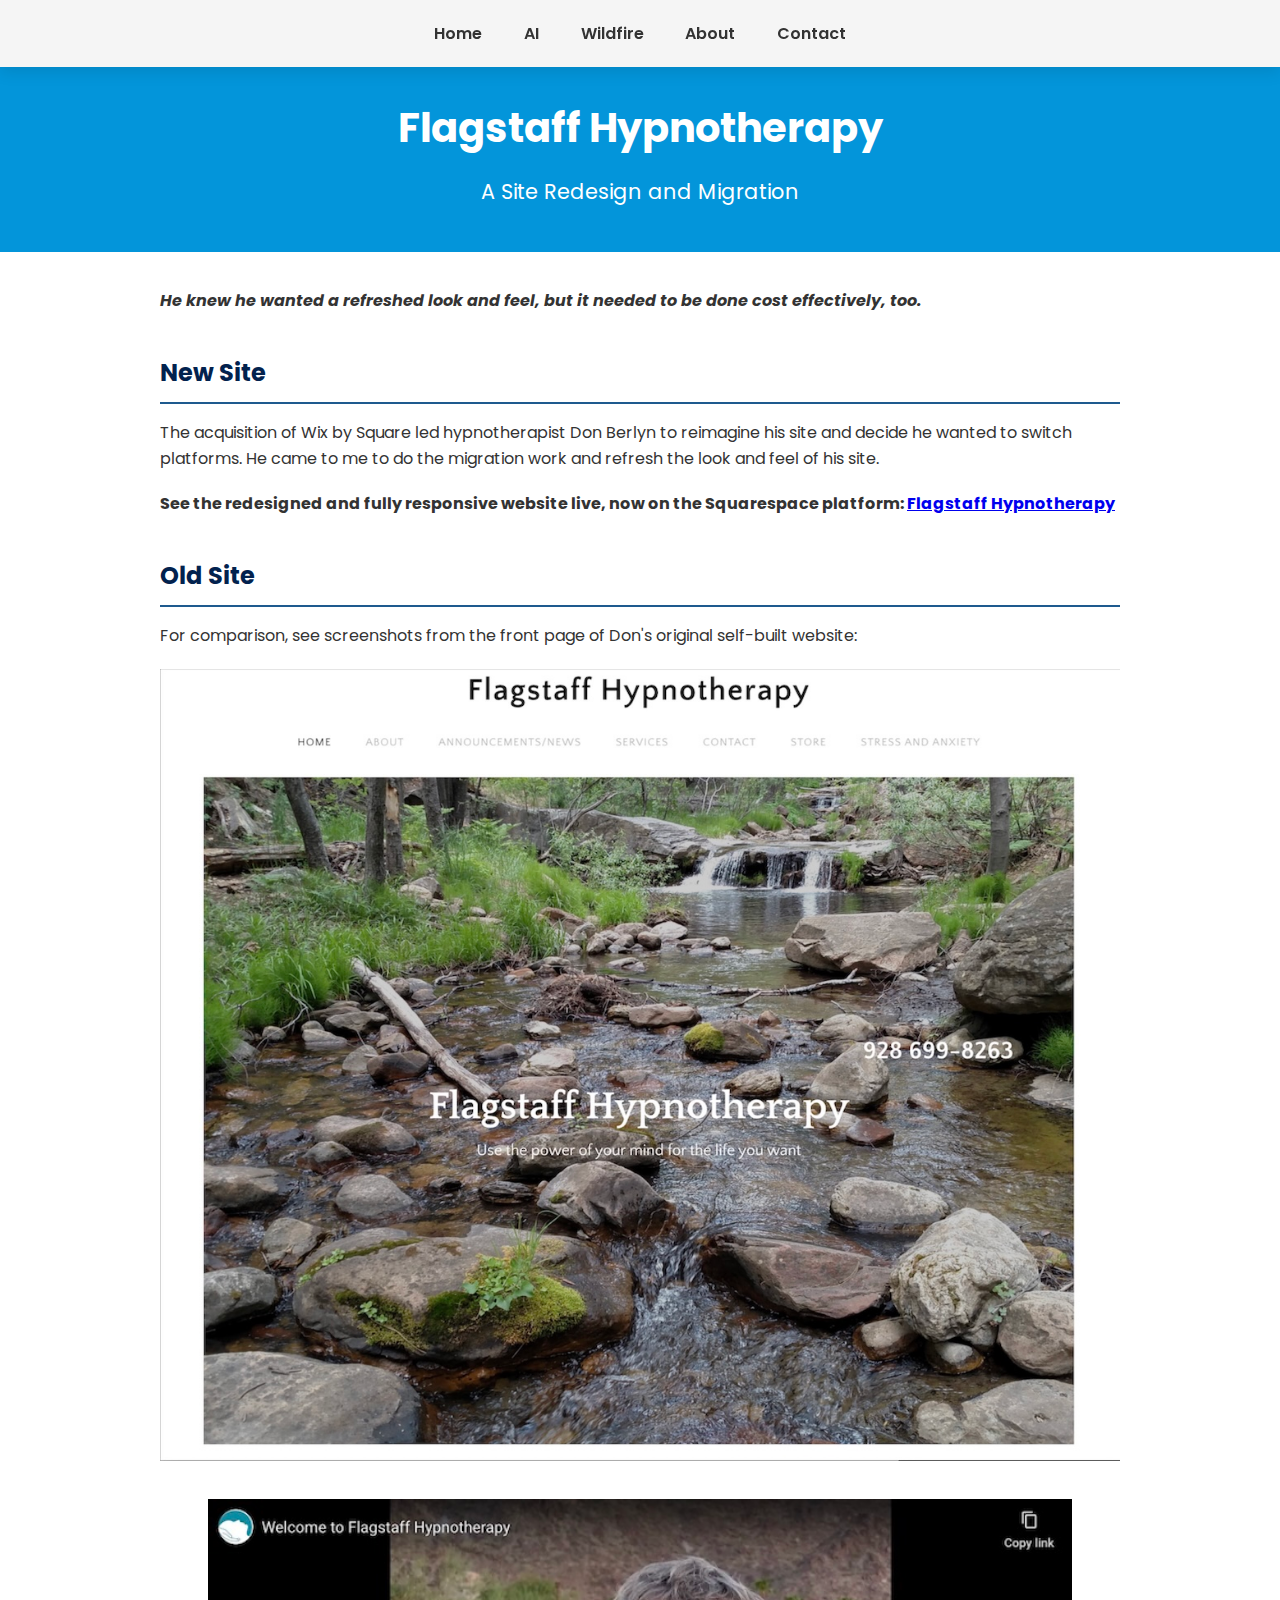
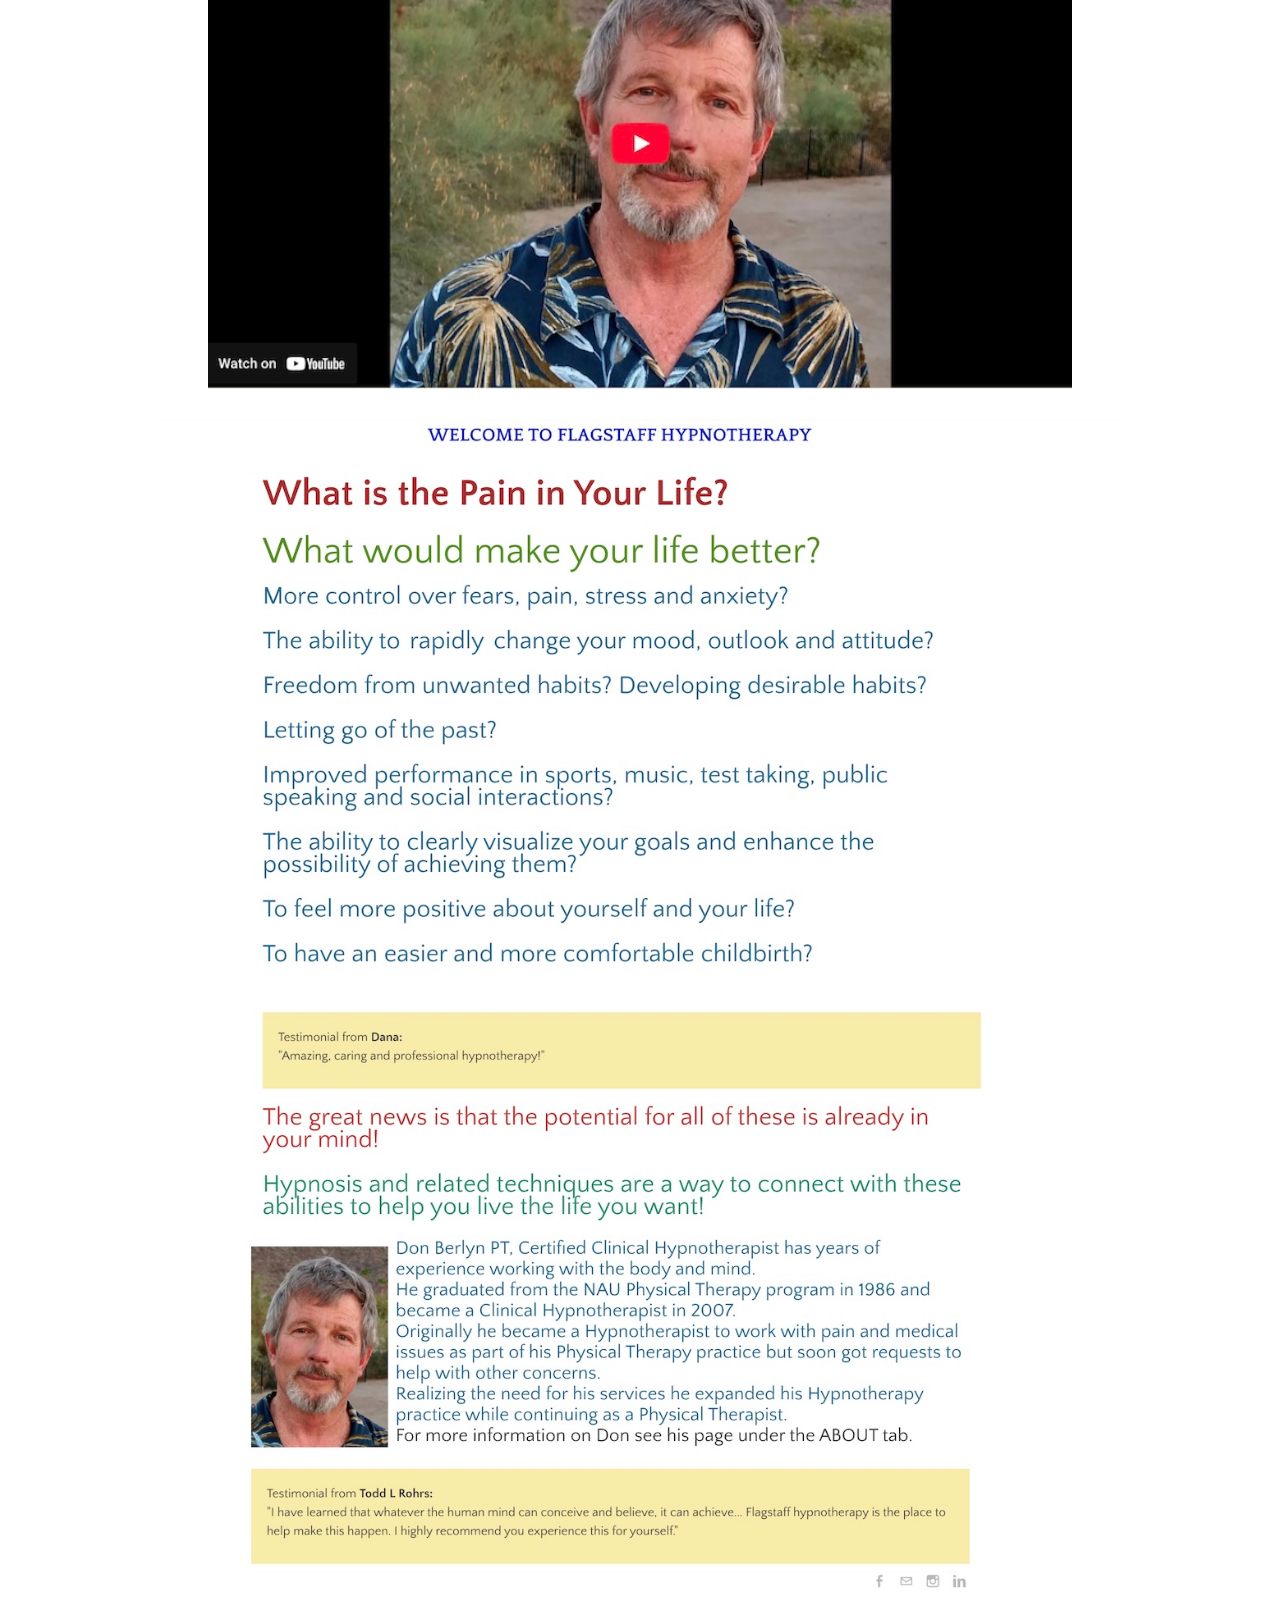
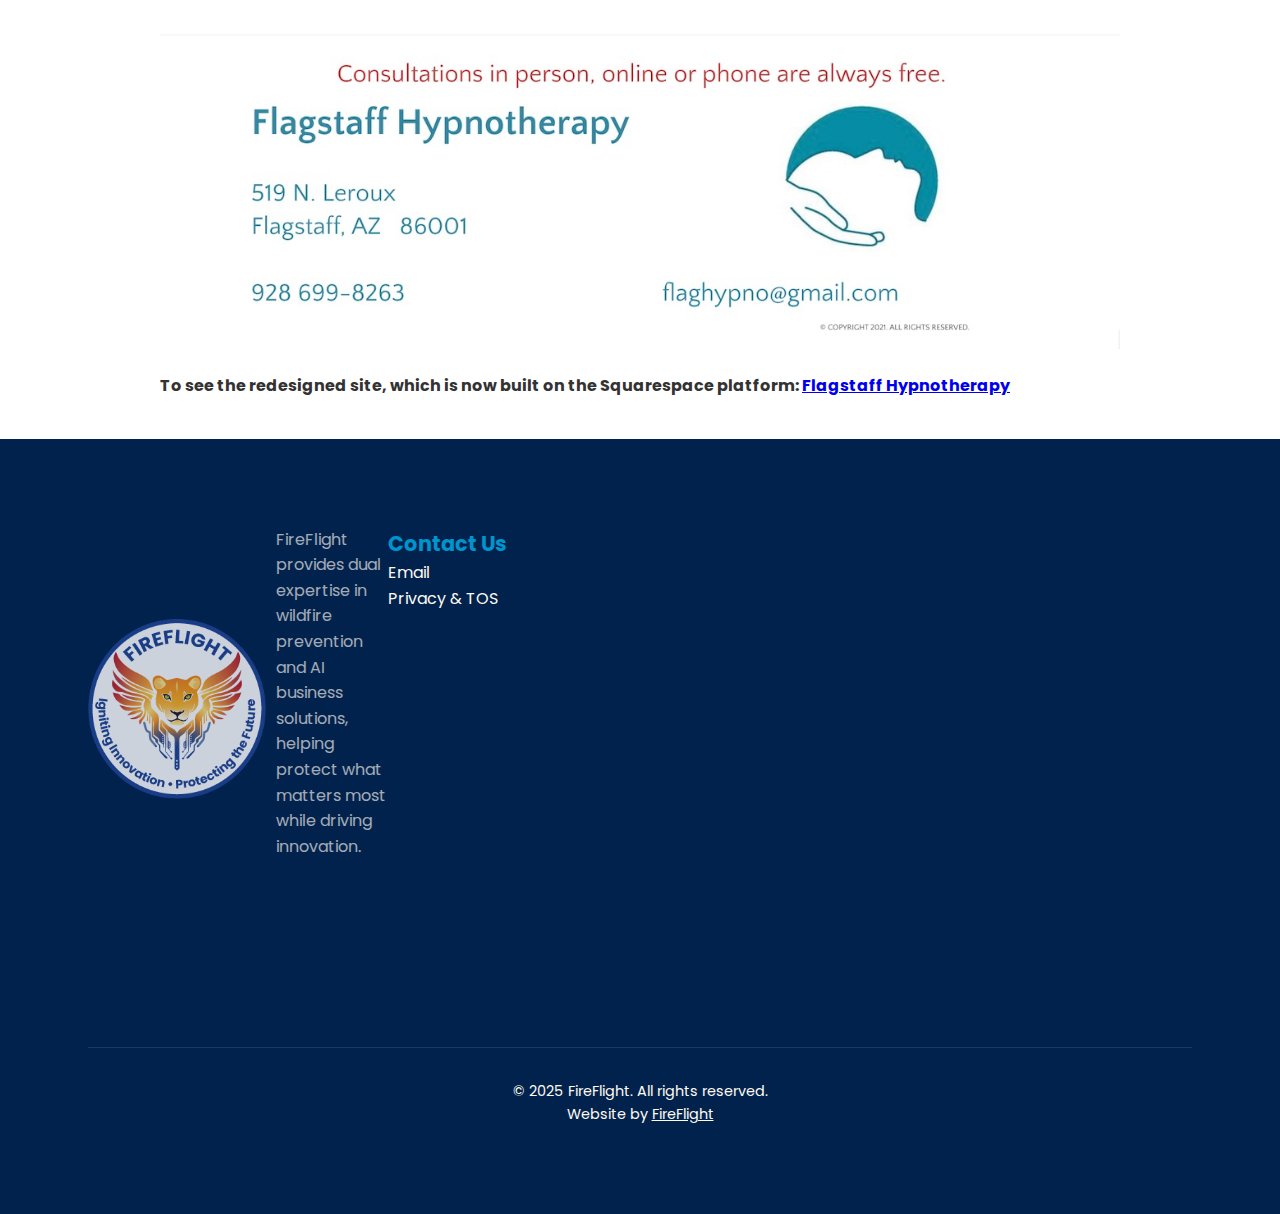
<file: flaghypno.html>
<!DOCTYPE html>
<html lang="en">
<head>
  <meta charset="UTF-8">
  <meta name="viewport" content="width=device-width, initial-scale=1.0">
  <title>Site Redesign and Migration Project | Flagstaff Hypnotherapy</title>
  <link rel="stylesheet" href="css/site.css">
  <link rel="preconnect" href="https://fonts.googleapis.com">
  <link rel="preconnect" href="https://fonts.gstatic.com" crossorigin>
  <link href="https://fonts.googleapis.com/css2?family=Poppins:ital,wght@0,100;0,200;0,300;0,400;0,500;0,600;0,700;0,800;0,900;1,100;1,200;1,300;1,400;1,500;1,600;1,700;1,800;1,900&display=swap" rel="stylesheet">

  <style>
    header {
      background: #0395da;
      padding: 4rem 0 1.5rem;
      color: white;
      text-align: center;
    }

    .container {
      max-width: 1000px;
      margin: 0 auto;
      padding: 20px;
    }

    .no-banner {
      margin-top: 2rem;
    }

    h1 {
      font-size: 2.5rem;
      margin-bottom: 15px;
    }

    h2 {
      color: #02224e;
      border-bottom: 2px solid #1e5a8e;
      padding-bottom: 10px;
      margin-top: 40px;
    }

    /* h2 {
      color: #003366;
      border-bottom: 2px solid #ff6600;
      padding-bottom: 10px;
      margin-top: 40px;
    } */

    .tagline {
      font-size: 1.3rem;
      margin-bottom: 20px;
    }

    .sections {
      display: flex;
      flex-wrap: wrap;
      justify-content: space-between;
      margin: 40px 0;
    }

    .section {
      flex: 1 1 300px;
      margin: 15px;
      padding: 25px;
      background-color: white;
      box-shadow: 0 4px 8px rgba(0,0,0,0.1);
      border-radius: 8px;
      transition: transform 0.3s ease;
    }

    .section:hover {
      transform: translateY(-5px);
    }

    .section h3 {
      color: #0094CC;
      margin-top: 0;
    }

    .benefits {
      background-color: #02224e;
      color: white;
      padding: 50px 0;
    }

    .benefits h2 {
      color: white;
      border-bottom: 2px solid white;
    }

    .benefits-grid {
      display: grid;
      grid-template-columns: repeat(auto-fit, minmax(250px, 1fr));
      gap: 20px;
      margin-top: 30px;
    }

    .benefit-item {
      background-color: rgba(255,255,255,0.1);
      padding: 20px;
      border-radius: 8px;
    }

    .benefit-item h4 {
      color: #47c6fb;
      margin-top: 0;
    }

    .services {
      display: grid;
      grid-template-columns: repeat(auto-fit, minmax(300px, 1fr));
      gap: 30px;
      margin: 40px 0;
    }

    .service-card {
      background-color: white;
      border-radius: 5px;
      padding: 25px;
      box-shadow: 0 0 10px rgba(0,0,0,0.1);
      transition: transform 0.3s ease;
    }

    .service-card:hover {
      transform: translateY(-5px);
    }

    .service-card h3 {
      color: #0094CC;
      margin-top: 0;
    }

    .about {
      padding: 50px 0;
    }

    .story {
      display: flex;
      flex-wrap: wrap;
      align-items: center;
      margin: 30px 0;
    }

    .story-text {
      flex: 2 1 500px;
      padding-right: 30px;
    }

    .story-image {
      flex: 1 1 300px;
      border-radius: 8px;
      overflow: hidden;
    }

    .cta {
      background-color: #003366;
      color: white;
      padding: 50px 0;
      text-align: center;
    }

    .cta h2 {
      color: white;
      text-align: center;
    }

    .cta-button {
      display: inline-block;
      background-color: white;
      padding: 12px 30px;
      text-decoration: none;
      border-radius: 30px;
      font-weight: bold;
      margin-top: 20px;
      transition: all 0.3s ease;
    }

    .cta-button:hover {
      background-color: #0094CC;
      color: white;
      transform: scale(1.05);
    }

    /* Footer Styles */
    #footer {
      background-color: #02224e;
      color: floralwhite;
      padding: 3rem;
    }

    .footer-container {
      /* display: grid;
      grid-template-columns: 1fr;
      display: flex;
      flex-direction: column;
      gap: 20px;
      align-items: center; */
    }

    .footer-about {
      /* display: flex;
      align-items: start; */
      margin-bottom: 2rem;
      width: 380px;
    }

    .footer-logo {
      margin-bottom: 2rem;
    }

    .footer-logo img {
      height: 180px;
      margin-right: 10px;
    }

    .footer-contact {
      /*display: flex; */
      text-align: left;
    }

    .footer-contact h3 {
      color: #0094CC;
      font-size: 1.3rem;
    }

    .footer-contact li {
      list-style: none;
      text-decoration: none;
    }
    .footer-contact a {
      text-decoration: none;
      color: floralwhite;
      margin-bottom: 1rem;
    }

    .footer-contact a:hover {
      color: #0094CC;
    }

    .copyright {
      margin-top: 2rem;
      padding-top: 2rem;
      border-top: 1px solid rgba(255,255,255,0.1);
      font-size: 0.9rem;
      text-align: center;
    }

    .copyright a {
      color: floralwhite;
    }

    .copyright a:hover {
      color: #0094CC;
    }

    .center {
      display: block;
      margin: 30px auto;
      width: 90%;
    }

    .spacer {
      display: block;
      margin-top: 16px;
      margin-bottom: 20px;
    }

  </style>
</head>
<body>
<header class="no-banner">
  <!-- Navbar -->
  <nav>
    <ul>
      <li><a href="index.html">Home</a></li>
      <li><a href="ai.html" class="ai">AI</a></li>
      <!-- <li class="nav-divider"></li> -->
      <li><a href="wildfire.html" class="wildfire">Wildfire</a></li>
      <li><a href="about.html">About</a></li>
      <li><a href="mailto:ariel@fireflight.pro?subject=Mail from FireFlight Site">Contact</a></li>
    </ul>
  </nav>

  <div>
    <h1>Flagstaff Hypnotherapy</h1>
    <p class="tagline">A Site Redesign and Migration</p>
  </div>
</header>

<section class="container">
  <div>
    <p class="spacer"><strong><i>He knew he wanted a refreshed look and feel, but it needed to be done cost effectively, too.</i></strong></p>
    <h2>New Site</h2>
    <p class="spacer">The acquisition of Wix by Square led hypnotherapist Don Berlyn to reimagine his site and decide he wanted to switch platforms. He came to me to do the migration work and refresh the look and feel of his site.</p>

    <p><strong>See the redesigned and fully responsive website live, now on the Squarespace platform: <a href="https://flagstaffhypnotherapy.com/">Flagstaff Hypnotherapy</a></strong></p>

    <h2>Old Site</h2>
    <p class="spacer">For comparison, see screenshots from the front page of Don's original self-built website:</p>

    <img src="/images/flaghypno/flaghypno1.jpg" alt="View of old Flagstaff Hypnotherapy site, above the fold">
    <img src="/images/flaghypno/flaghypno-yt.jpg" class="center" alt="View of old Flagstaff Hypnotherapy site, YouTube video thumbnail">
    <img src="/images/flaghypno/flaghypno2.jpg" alt="View of old Flagstaff Hypnotherapy site, mid-page">
    <img src="/images/flaghypno/flaghypno3.jpg" alt="View of old Flagstaff Hypnotherapy site, lower page">

    <p class="spacer"><strong>To see the redesigned site, which is now built on the Squarespace platform: <a href="https://flagstaffhypnotherapy.com/">Flagstaff Hypnotherapy</a></strong></p>
  </div>
</section>

<!-- Footer -->
<footer id="footer">
  <div class="footer-container">
    <div class="footer-info">
      <div class="footer-about">
        <div class="footer-logo">
          <img src="images/lioness-blue-circle-wbg.png" alt="FireFlight Logo"><br />
          <p class="footer-about">FireFlight provides dual expertise in wildfire prevention and AI business solutions, helping protect what matters most while driving innovation.</p>
        </div>
      </div>

      <div class="footer-contact">
        <h3>Contact Us</h3>
        <ul>
          <li><a href="mailto:ariel@fireflight.pro?subject=Mail from FireFlight Site">Email</a></li>
          <li><a href="PSTOS.html">Privacy & TOS</a></li>
        </ul>
      </div>

    </div>
    <div class="copyright">
      <p>&copy; 2025 FireFlight. All rights reserved.</p>
      <p>Website by <a href="https://fireflight.ai" class="sponsor">FireFlight</a></p>
    </div>
  </div>
</footer>
</body>
</html>
</file>
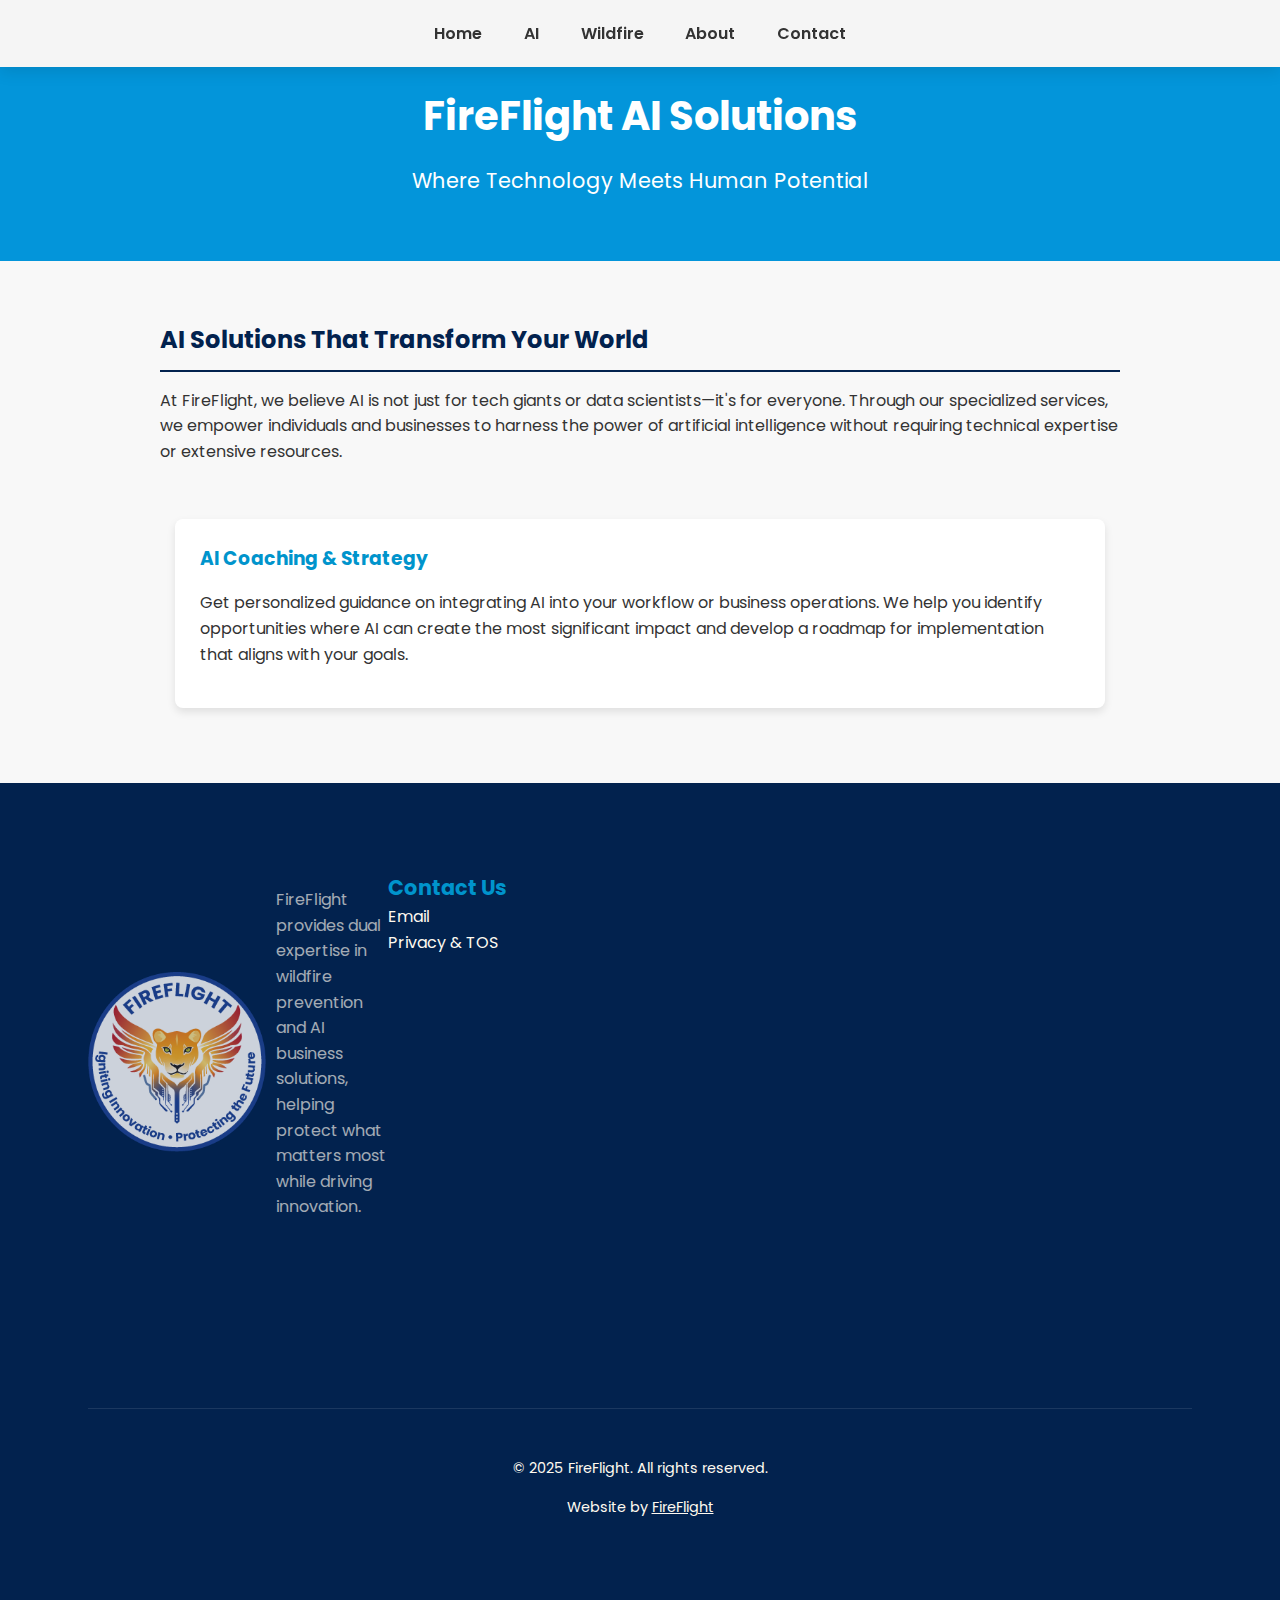
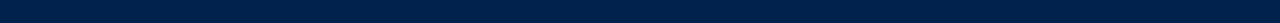
<file: getto-starlite.html>
<!DOCTYPE html>
<html lang="en">
<head>
  <meta charset="UTF-8">
  <meta name="viewport" content="width=device-width, initial-scale=1.0">
  <title>FireFlight AI | Empowering Through Artificial Intelligence</title>
  <link rel="stylesheet" href="css/site.css">
  <link rel="preconnect" href="https://fonts.googleapis.com">
  <link rel="preconnect" href="https://fonts.gstatic.com" crossorigin>
  <link href="https://fonts.googleapis.com/css2?family=Poppins:ital,wght@0,100;0,200;0,300;0,400;0,500;0,600;0,700;0,800;0,900;1,100;1,200;1,300;1,400;1,500;1,600;1,700;1,800;1,900&display=swap" rel="stylesheet">

  <style>
    * {
      margin: 0;
      padding: 0;
      box-sizing: border-box;
      font-family: 'Poppins', Tahoma, Geneva, Verdana, sans-serif;
    }

    body {
      line-height: 1.6;
      color: #333;
      background-color: #f8f8f8;
    }

    p {
      margin: 1rem 0;
    }

    .container {
      max-width: 1000px;
      margin: 0 auto;
      padding: 20px;
    }

    /* Navigation Bar */
    nav {
      position: fixed;
      top: 0;
      left: 0;
      width: 100%;
      padding: 1.3rem;
      z-index: 1000;
      background-color: whitesmoke;
      box-shadow: 0 5px 15px rgba(0, 0, 0, 0.1);
    }

    nav ul {
      display: flex;
      justify-content: center; /* space-between */
      list-style-type: none;
      /* gap: 2rem; */
    }

    /* .nav-divider {
      height: 1px;
      width: 10 px
      background-color: linear-gradient(90deg, var(--primary-orange), var(--primary-blue));
    }
    */

    nav a {
      color: #333;
      text-decoration: none;
      font-weight: 600;
      text-align: center;
      transition: color 0.3s ease;
      padding: 1.3rem;
    }

    nav a:hover {
      background-color: white;
    }

    nav a.ai:hover {
      color: #0094CC;
    }

    nav a.wildfire:hover {
      color: #f76d1d;
    }

    header {
      background: #0395da;
      color: white;
      padding: 4rem 0 1.5rem;
      text-align: center;
    }


    .container {
      max-width: 1000px;
      margin: 0 auto;
      padding: 20px;
    }

    h1 {
      font-size: 2.5rem;
      margin-bottom: 15px;
    }

    h2 {
      color: #02224e;
      border-bottom: 2px solid #02224e;
      padding-bottom: 10px;
      margin-top: 40px;
    }

    .tagline {
      font-size: 1.3rem;
      margin-bottom: 20px;
    }

    .sections {
      display: flex;
      flex-wrap: wrap;
      justify-content: space-between;
      margin: 40px 0;
    }

    .section {
      flex: 1 1 300px;
      margin: 15px;
      padding: 25px;
      background-color: white;
      box-shadow: 0 4px 8px rgba(0,0,0,0.1);
      border-radius: 8px;
      transition: transform 0.3s ease;
    }

    .section:hover {
      transform: translateY(-5px);
    }

    .section h3 {
      color: #0094CC;
      margin-top: 0;
    }

    .benefits {
      background-color: #02224e;
      color: white;
      padding: 50px 0;
    }

    .benefits h2 {
      color: white;
      border-bottom: 2px solid white;
    }

    .benefits-grid {
      display: grid;
      grid-template-columns: repeat(auto-fit, minmax(250px, 1fr));
      gap: 20px;
      margin-top: 30px;
    }

    .benefit-item {
      background-color: rgba(255,255,255,0.1);
      padding: 20px;
      border-radius: 8px;
    }

    .benefit-item h4 {
      color: #47c6fb;
      margin-top: 0;
    }

    .about {
      padding: 50px 0;
    }

    .story {
      display: flex;
      flex-wrap: wrap;
      align-items: center;
      margin: 30px 0;
    }

    .story-text {
      flex: 2 1 500px;
      padding-right: 30px;
    }

    .story-image {
      flex: 1 1 300px;
      border-radius: 8px;
      overflow: hidden;
    }

    .cta {
      background-color: #003366;
      color: white;
      padding: 50px 0;
      text-align: center;
    }

    .cta h2 {
      color: white;
      text-align: center;
    }

    .cta-button {
      display: inline-block;
      background-color: white;
      padding: 12px 30px;
      text-decoration: none;
      border-radius: 30px;
      font-weight: bold;
      margin-top: 20px;
      transition: all 0.3s ease;
    }

    .cta-button:hover {
      background-color: #0094CC;
      color: white;
      transform: scale(1.05);
    }

    /* Footer Styles */
    #footer {
      background-color: #02224e;
      color: floralwhite;
      padding: 3rem;
    }

    .footer-container {
      /* display: grid;
      grid-template-columns: 1fr;
      display: flex;
      flex-direction: column;
      gap: 20px;
      align-items: center; */
    }

    .footer-about {
      /* display: flex;
      align-items: start; */
      margin-bottom: 2rem;
      width: 380px;
    }

    .footer-logo {
      margin-bottom: 2rem;
    }

    .footer-logo img {
      height: 180px;
      margin-right: 10px;
    }

    .footer-contact {
      /*display: flex; */
      text-align: left;
    }

    .footer-contact h3 {
      color: #0094CC;
      font-size: 1.3rem;
    }

    .footer-contact li {
      list-style: none;
      text-decoration: none;
    }
    .footer-contact a {
      text-decoration: none;
      color: floralwhite;
      margin-bottom: 1rem;
    }

    .footer-contact a:hover {
      color: #0094CC;
    }

    .copyright {
      margin-top: 2rem;
      padding-top: 2rem;
      border-top: 1px solid rgba(255,255,255,0.1);
      font-size: 0.9rem;
      text-align: center;
    }

    .copyright a {
      color: floralwhite;
    }

    .copyright a:hover {
      color: #0094CC;
    }

  </style>
</head>
<body>
<header>
  <!-- Navbar -->
  <nav>
    <ul>
      <li><a href="index.html">Home</a></li>
      <li><a href="ai.html" class="ai">AI</a></li>
      <!-- <li class="nav-divider"></li> -->
      <li><a href="wildfire.html" class="wildfire">Wildfire</a></li>
      <li><a href="index.html#about">About</a></li>
      <li><a href="mailto:ariel@fireflight.pro?subject=Mail from FireFlight Site">Contact</a></li>
    </ul>
  </nav>
  <!-- Grand Opening Banner -->
  <!-- <section id="banner">
    <ul>
      <li>Join Us for Free Workshops at Our Grand Opening</li>
      <li>May 28, 2025</li>
      <li class="more-button"><a href="grand-opening.html" class="event">Learn More</a></li>
    </ul>
  </section> -->

  <div class="container">
    <h1>FireFlight AI Solutions</h1>
    <p class="tagline">Where Technology Meets Human Potential</p>
  </div>
</header>

<section class="container">
  <h2>AI Solutions That Transform Your World</h2>
  <p>At FireFlight, we believe AI is not just for tech giants or data scientists—it's for everyone. Through our specialized services, we empower individuals and businesses to harness the power of artificial intelligence without requiring technical expertise or extensive resources.</p>

  <div class="sections">
    <div class="section">
      <h3>AI Coaching & Strategy</h3>
      <p>Get personalized guidance on integrating AI into your workflow or business operations. We help you identify opportunities where AI can create the most significant impact and develop a roadmap for implementation that aligns with your goals.</p>
    </div>

  </div>
</section>

<!-- Footer -->
<footer id="footer">
  <div class="footer-container">
    <div class="footer-info">
      <div class="footer-about">
        <div class="footer-logo">
          <img src="images/lioness-blue-circle-wbg.png" alt="FireFlight Logo"><br />
          <p class="footer-about">FireFlight provides dual expertise in wildfire prevention and AI business solutions, helping protect what matters most while driving innovation.</p>
        </div>
      </div>

      <div class="footer-contact">
        <h3>Contact Us</h3>
        <ul>
          <li><a href="mailto:ariel@fireflight.pro?subject=Mail from FireFlight Site">Email</a></li>
          <li><a href="PSTOS.html">Privacy & TOS</a></li>
        </ul>
      </div>

    </div>
    <div class="copyright">
      <p>&copy; 2025 FireFlight. All rights reserved.</p>
      <p>Website by <a href="https://fireflight.ai" class="sponsor">FireFlight</a></p>
    </div>
  </div>
</footer>
</body>
</html>
</file>
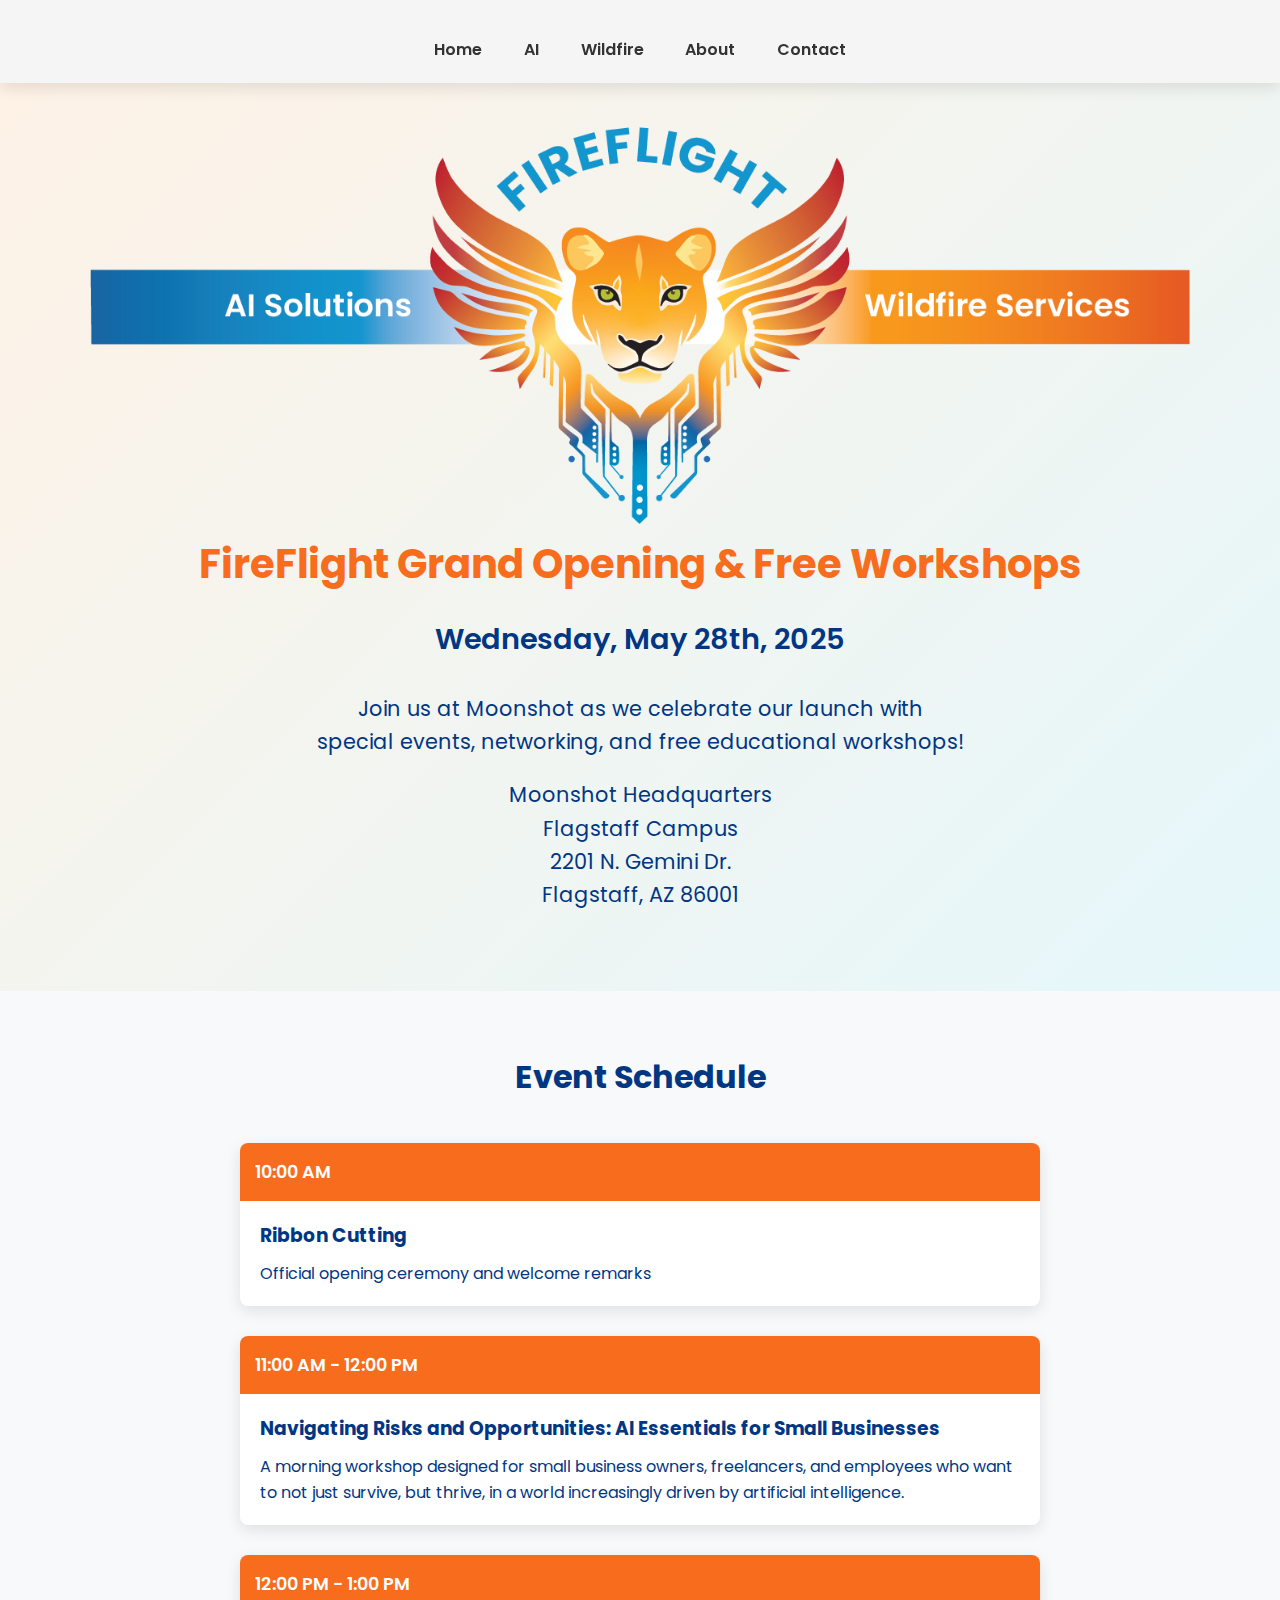
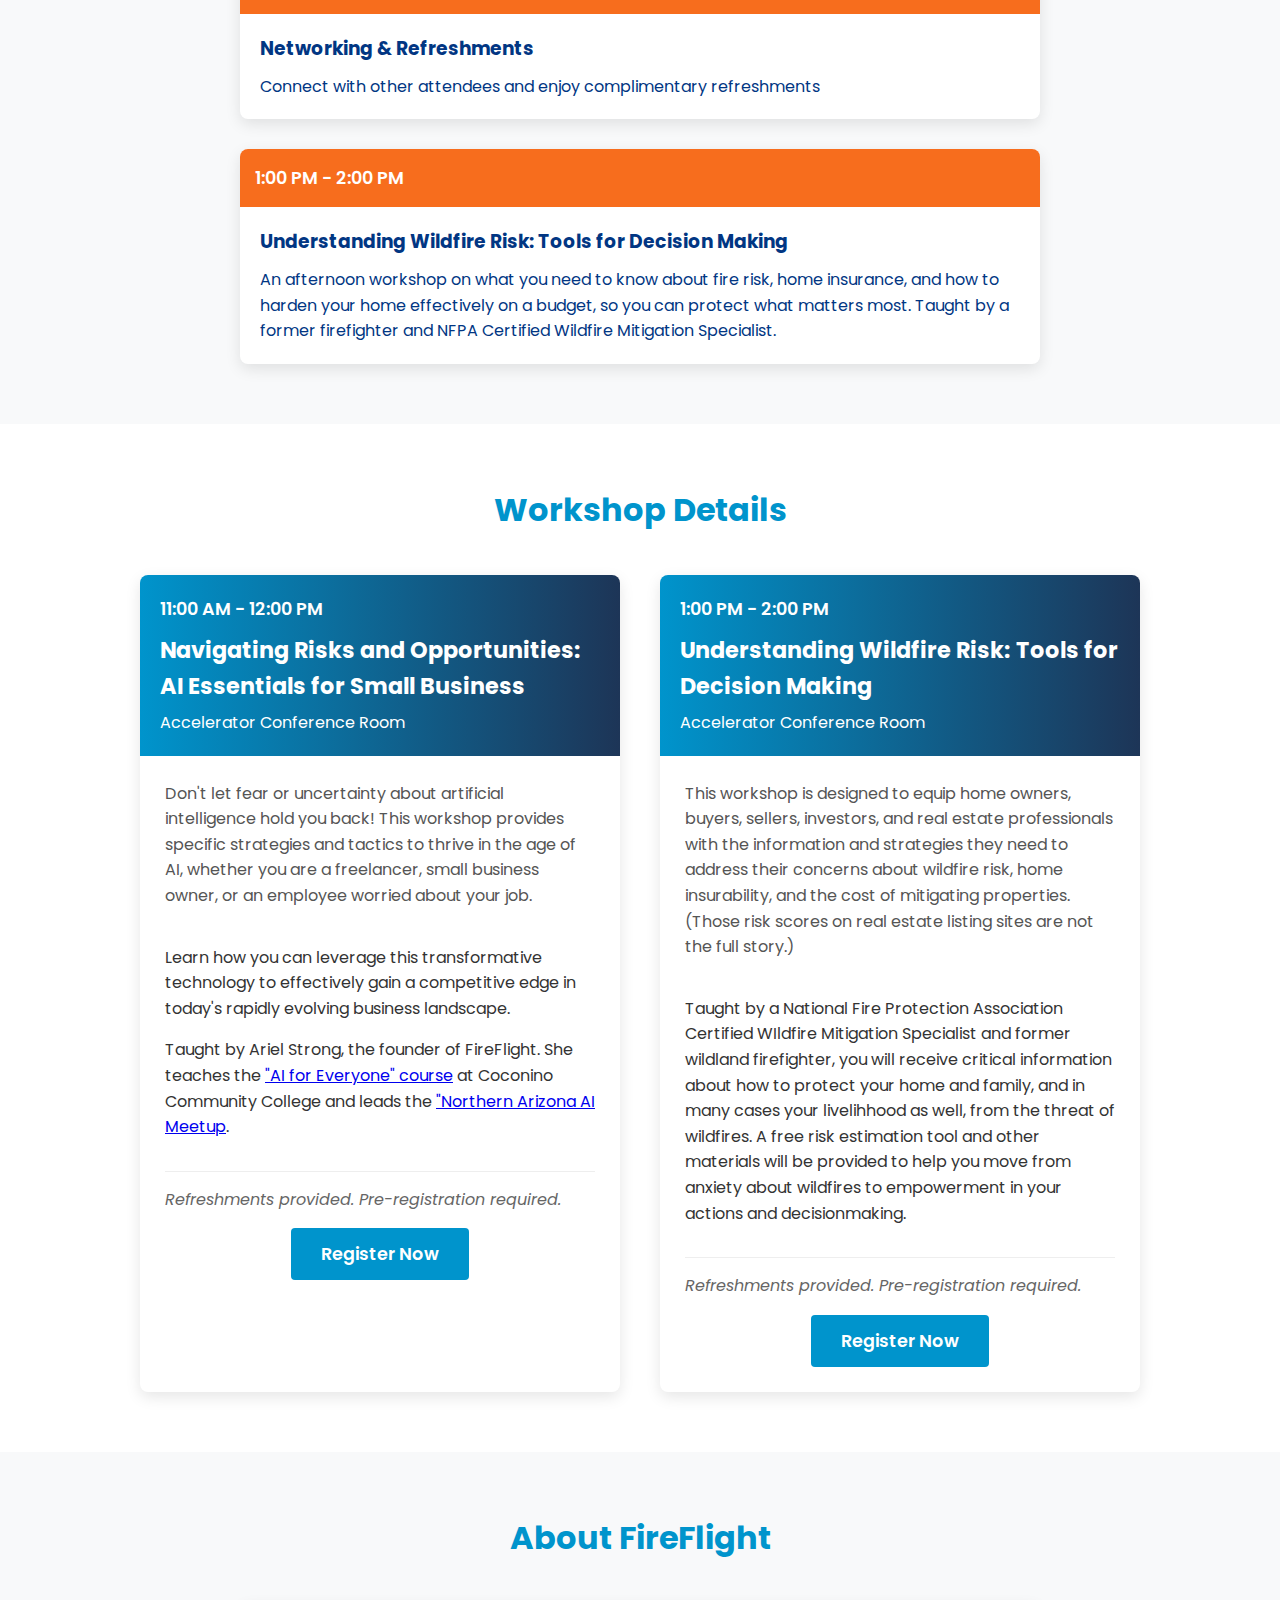
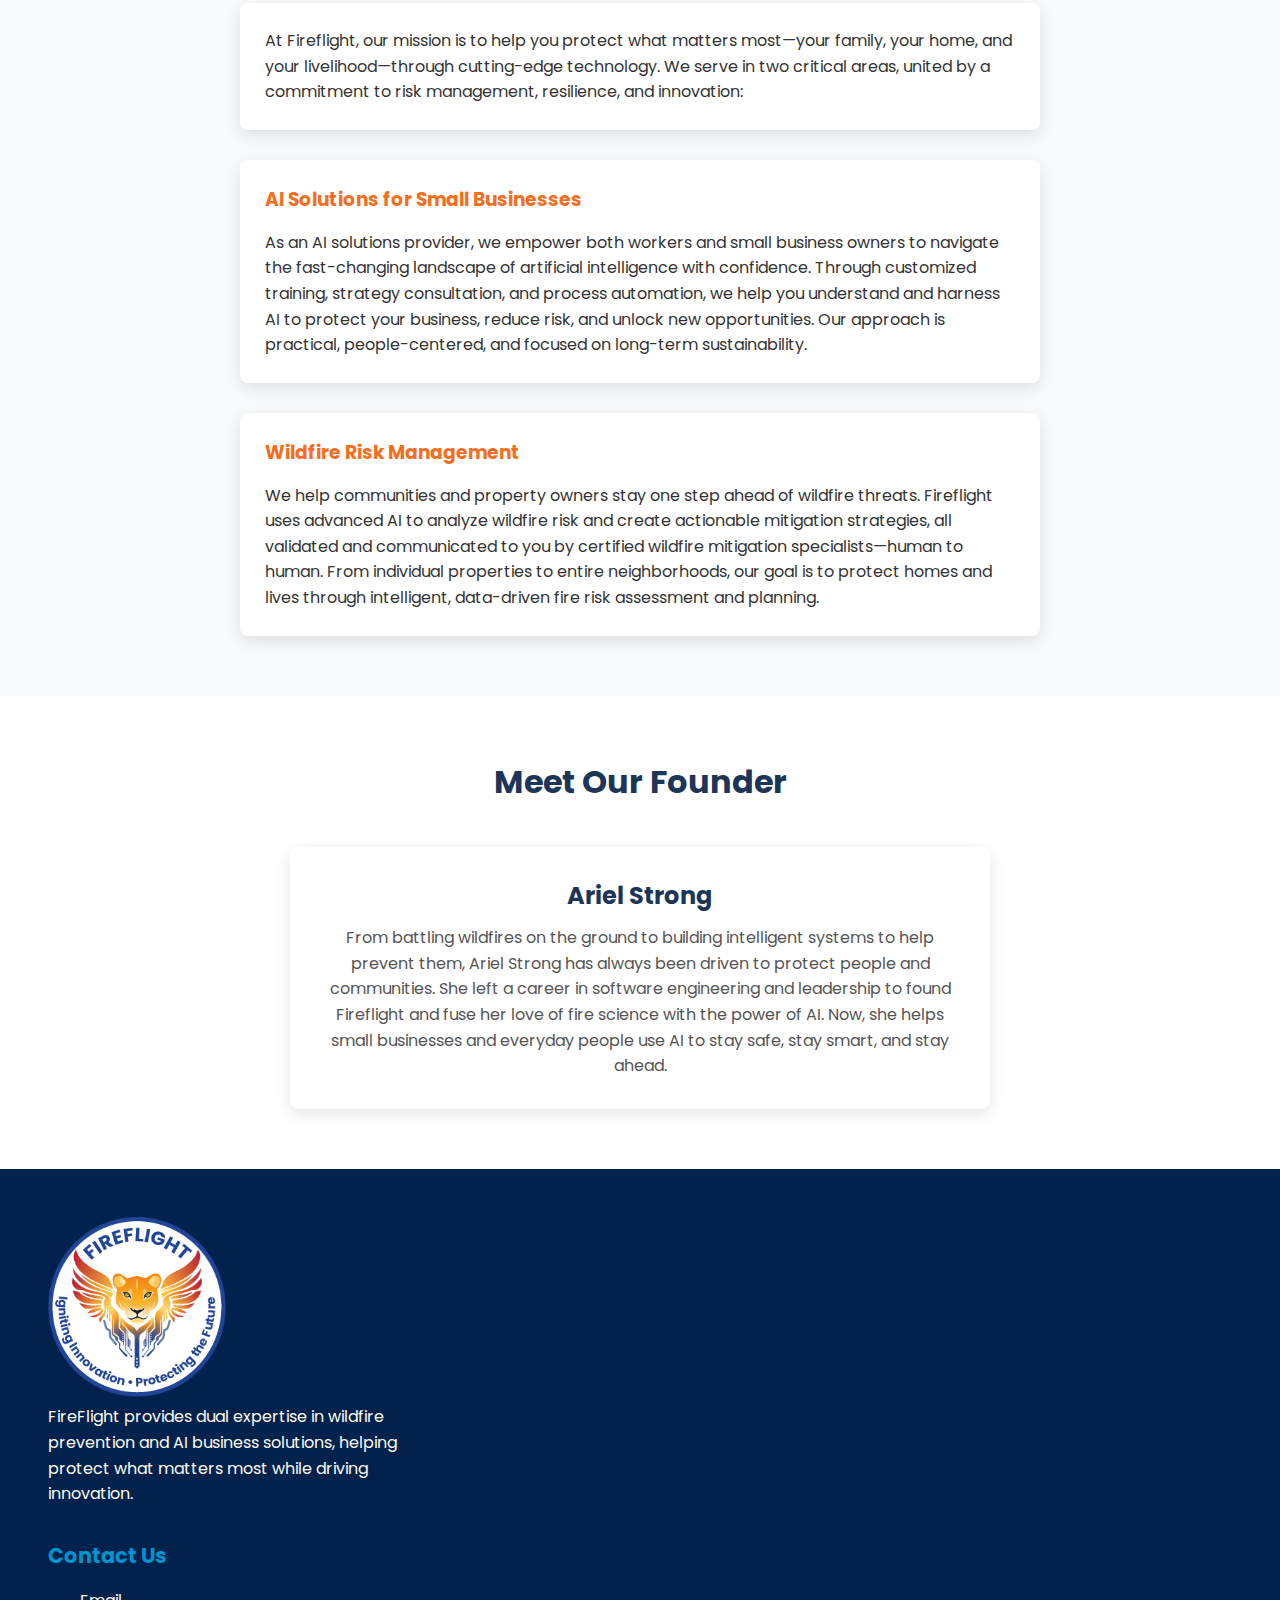
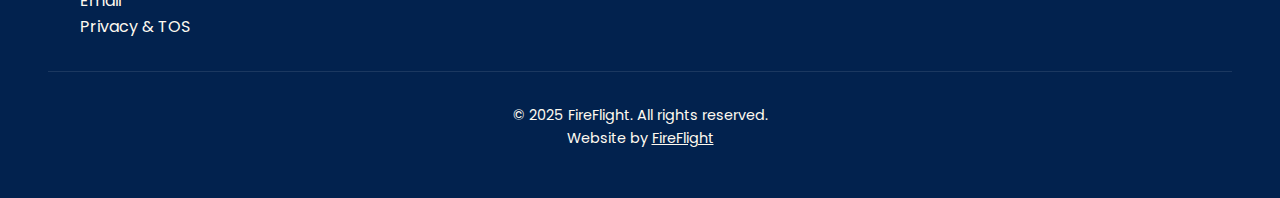
<file: grand-opening.html>
<!DOCTYPE html>
<html lang="en">
  <head>
    <meta charset="UTF-8">
    <meta name="viewport" content="width=device-width, initial-scale=1.0">

    <title>FireFlight Grand Opening - Tuesday, May 28th, 2025</title>
    <!-- <link rel="stylesheet" href="css/site.css"> -->
    <link rel="preconnect" href="https://fonts.googleapis.com">
    <link rel="preconnect" href="https://fonts.gstatic.com" crossorigin>
    <link href="https://fonts.googleapis.com/css2?family=Poppins:ital,wght@0,100;0,200;0,300;0,400;0,500;0,600;0,700;0,800;0,900;1,100;1,200;1,300;1,400;1,500;1,600;1,700;1,800;1,900&display=swap" rel="stylesheet">

    <style>
      :root {
        --primary-orange: #f76d1d;
        --primary-red-orange: #f52f28;
        --primary-red: #ca2b07;
        --primary-blue: #0094CC;
        --accent-gold: #fdd242;
        --accent-lightgold: #fae088;
        --accent-navy: #1d3557;
        --accent-midnight: #013683;
        --accent-green: #2a9d8f;
        --light-bg: #f8f9fa;
        --dark-text: #333;
        --light-text: #fff;
        --transition: all 0.2s ease;
      }

      * {
        margin: 0;
        padding: 0;
        box-sizing: border-box;
        font-family: 'Poppins', Tahoma, Geneva, Verdana, sans-serif;
      }

      body {
        line-height: 1.6;
        color: var(--dark-text);
        overflow-x: hidden;
      }

      img {
        max-width: 100%;
        height: auto;
      }

      .container {
        max-width: 1140px;
        margin: 0 auto;
        padding: 0 20px;
      }

      /* Navigation Bar */
      nav {
        position: fixed;
        top: 0;
        left: 0;
        width: 100%;
        padding: 1.3rem;
        z-index: 1000;
        background-color: whitesmoke;
        box-shadow: 0 5px 15px rgba(0, 0, 0, 0.1);
      }

      nav ul {
        display: flex;
        justify-content: center;
        list-style-type: none;
      }

      nav a {
        color: var(--dark-text);
        text-decoration: none;
        font-weight: 600;
        text-align: center;
        transition: color 0.3s ease;
        padding: 1.3rem;
      }

      nav a:hover {
        background-color: white;
      }

      nav a.ai:hover {
        color: var(--primary-blue);
      }

      nav a.wildfire:hover {
        color: var(--primary-orange);
      }

      /* Hero Section */
      .hero {
        padding-top: 120px;
        padding-bottom: 60px;
        background: linear-gradient(135deg, rgba(255, 126, 0, 0.1) 0%, rgba(0, 180, 216, 0.1) 100%);
        position: relative;
        overflow: hidden;
        text-align: center;
      }

      .hero-title {
        font-size: 2.5rem;
        margin-bottom: 20px;
        color: var(--primary-orange);
        font-weight: 700;
      }

      .hero-date {
        font-size: 1.8rem;
        font-weight: 600;
        margin-bottom: 30px;
        color: var(--accent-midnight);
      }

      .hero-subtitle {
        font-size: 1.3rem;
        margin-bottom: 20px;
        color: var(--accent-midnight);
      }

      /* Event Schedule Section */
      .schedule {
        padding: 60px 0;
        background-color: var(--light-bg);
      }

      .schedule-title {
        text-align: center;
        font-size: 2rem;
        margin-bottom: 40px;
        color: var(--accent-midnight);
      }

      .schedule-container {
        display: flex;
        flex-direction: column;
        gap: 30px;
        max-width: 800px;
        margin: 0 auto;
      }

      .schedule-item {
        display: flex;
        flex-direction: column;
        background-color: white;
        border-radius: 8px;
        overflow: hidden;
        box-shadow: 0 5px 15px rgba(0, 0, 0, 0.1);
        transition: var(--transition);
      }

      .schedule-item:hover {
        transform: translateY(-5px);
        box-shadow: 0 10px 25px rgba(0, 0, 0, 0.15);
      }

      .schedule-time {
        background-color: var(--primary-orange);
        color: white;
        padding: 15px;
        font-weight: 600;
        font-size: 1.1rem;
      }

      .schedule-content {
        color: var(--accent-midnight);
        padding: 20px;
      }

      .schedule-content h3 {

        margin-bottom: 10px;
      }

      /* Workshop Section */
      .workshops {
        padding: 60px 0;
      }

      .workshops-title {
        text-align: center;
        font-size: 2rem;
        margin-bottom: 40px;
        color: var(--primary-blue);
      }

      .workshop-container {
        display: flex;
        flex-direction: column;
        gap: 40px;
        margin: 0 auto;
        max-width: 1000px;
      }

      .workshop-card {
        display: flex;
        flex-direction: column;
        background-color: white;
        border-radius: 8px;
        overflow: hidden;
        box-shadow: 0 5px 15px rgba(0, 0, 0, 0.1);
        transition: var(--transition);
      }

      .workshop-card:hover {
        transform: translateY(-5px);
        box-shadow: 0 10px 25px rgba(0, 0, 0, 0.15);
      }

      .workshop-header {
        padding: 20px;
        background: linear-gradient(90deg, var(--primary-blue), var(--accent-navy));
        color: white;
      }

      .workshop-time {
        font-weight: 600;
        margin-bottom: 10px;
        font-size: 1.1rem;
      }

      .workshop-title {
        font-size: 1.4rem;
        margin-bottom: 5px;
      }

      .workshop-content {
        padding: 25px;
      }

      .workshop-content p {
        padding-bottom: 1rem;
      }

      .workshop-description {
        margin-bottom: 20px;
        color: #555;
      }

      .workshop-note {
        font-style: italic;
        color: #666;
        border-top: 1px solid #eee;
        padding-top: 15px;
        margin-top: 15px;
      }

      /* About Section */
      .about {
        padding: 60px 0;
        background-color: var(--light-bg);
      }

      .about-title {
        text-align: center;
        font-size: 2rem;
        margin-bottom: 40px;
        color: var(--primary-blue);
      }

      .about-container {
        display: flex;
        flex-direction: column;
        gap: 30px;
        max-width: 800px;
        margin: 0 auto;
      }

      .about-text {
        background-color: white;
        padding: 25px;
        border-radius: 8px;
        box-shadow: 0 5px 15px rgba(0, 0, 0, 0.1);
      }

      .about-text h3 {
        color: var(--primary-orange);
        margin-bottom: 15px;
      }

      /* Speaker Section */
      .speaker {
        padding: 60px 0;
      }

      .speaker-title {
        text-align: center;
        font-size: 2rem;
        margin-bottom: 40px;
        color: var(--accent-navy);
      }

      .speaker-container {
        display: flex;
        flex-direction: column;
        align-items: center;
        max-width: 700px;
        margin: 0 auto;
        background-color: white;
        border-radius: 8px;
        padding: 30px;
        box-shadow: 0 5px 15px rgba(0, 0, 0, 0.1);
      }

      .speaker-image {
        width: 200px;
        height: 200px;
        border-radius: 50%;
        margin-bottom: 20px;
        object-fit: cover;
        border: 5px solid var(--primary-blue);
      }

      .speaker-name {
        font-size: 1.5rem;
        margin-bottom: 10px;
        color: var(--accent-navy);
      }

      .speaker-bio {
        text-align: center;
        color: #555;
      }

      /* Registration Section */
      .registration {
        padding: 60px 0;
        background-color: var(--accent-navy);
        color: white;
      }

      .registration-title {
        text-align: center;
        font-size: 2rem;
        margin-bottom: 20px;
      }

      .registration-text {
        text-align: center;
        max-width: 700px;
        margin: 0 auto 30px;
        opacity: 0.9;
      }

      .registration-cta {
        display: flex;
        justify-content: center;
      }

      .btn {
        display: inline-block;
        padding: 12px 30px;
        font-weight: 600;
        text-decoration: none;
        text-align: center;
        border: none;
        border-radius: 4px;
        cursor: pointer;
        font-size: 1.1rem;
        transition: var(--transition);
      }

      ul {
        padding: 1rem 2rem 0 2rem ;
      }
      .btn-primary {
        background-color: var(--primary-blue);
        color: var(--light-text);
      }

      .btn-primary:hover {
        background-color: floralwhite;
        color: var(--primary-blue);
        transform: translateY(-3px);
      }

      /* Footer Styles */
      #footer {
        background-color: #02224e;
        color: floralwhite;
        padding: 3rem;
      }

      .footer-container {
        /* display: grid;
        grid-template-columns: 1fr;
        display: flex;
        flex-direction: column;
        gap: 20px;
        align-items: center; */
      }

      .footer-about {
        /* display: flex;
        align-items: start; */
        margin-bottom: 2rem;
        width: 380px;
      }

      .footer-logo {
        margin-bottom: 2rem;
      }

      .footer-logo img {
        height: 180px;
        margin-right: 10px;
      }

      .footer-contact {
        /*display: flex; */
        text-align: left;
      }

      .footer-contact h3 {
        color: #0094CC;
        font-size: 1.3rem;
      }

      .footer-contact li {
        list-style: none;
        text-decoration: none;
      }
      .footer-contact a {
        text-decoration: none;
        color: floralwhite;
        margin-bottom: 1rem;
      }

      .footer-contact a:hover {
        color: #0094CC;
      }

      .copyright {
        margin-top: 2rem;
        padding-top: 2rem;
        border-top: 1px solid rgba(255,255,255,0.1);
        font-size: 0.9rem;
        text-align: center;
      }

      .copyright a {
        color: floralwhite;
      }

      .copyright a:hover {
        color: #0094CC;
      }

      /* Media Queries */
      @media (min-width: 768px) {
        .workshop-container {
          flex-direction: row;
          flex-wrap: wrap;
        }

        .workshop-card {
          flex: 1 1 45%;
        }
      }

      @media (max-width: 768px) {
        .hero-title {
          font-size: 2rem;
        }

        .hero-date {
          font-size: 1.5rem;
        }

        .workshop-header {
          padding: 15px;
        }

        .workshop-title {
          font-size: 1.2rem;
        }
      }
    </style>
  </head>
  <body>
    <header>
      <!-- Navbar -->
      <nav>
        <ul>
          <li><a href="index.html">Home</a></li>
          <li><a href="ai.html" class="ai">AI</a></li>
          <li><a href="wildfire.html" class="wildfire">Wildfire</a></li>
          <li><a href="index.html#about">About</a></li>
          <li><a href="mailto:ariel@fireflight.pro?subject=Mail from FireFlight Site">Contact</a></li>
        </ul>
      </nav>
      <!-- Landing-Banner -->
      <!-- <section id="landing-banner">
        <h3>FireFlight Grand Opening @ Moonshot May 28, 2025</h3>
      </section> -->
      <!-- Hero Section -->
      <section class="hero">
        <div class="hero-container container">
          <img src="images/LionessSiteBanner1.png" alt="FireFlight Lioness Logo" class="hero-logo">
          <h1 class="hero-title">FireFlight Grand Opening & Free Workshops</h1>
          <h2 class="hero-date">Wednesday, May 28th, 2025</h2>
          <p class="hero-subtitle">Join us at Moonshot as we celebrate our launch with<br />
            special events, networking, and free educational workshops!</p>
          <p class="hero-subtitle">
            Moonshot Headquarters<br />
            Flagstaff Campus<br />
            2201 N. Gemini Dr.<br />
            Flagstaff, AZ 86001
          </p>
        </div>
      </section>
    </header>
    <main>
      <!-- Event Schedule Section -->
      <section class="schedule">
        <div class="container">
          <h2 class="schedule-title">Event Schedule</h2>
          <div class="schedule-container">
            <div class="schedule-item">
              <div class="schedule-time">10:00 AM</div>
              <div class="schedule-content">
                <h3>Ribbon Cutting</h3>
                <p>Official opening ceremony and welcome remarks</p>
              </div>
            </div>

            <div class="schedule-item">
              <div class="schedule-time">11:00 AM - 12:00 PM</div>
              <div class="schedule-content">
                <h3>Navigating Risks and Opportunities: AI Essentials for Small Businesses</h3>
                <p>A morning workshop designed for small business owners, freelancers, and employees who want to not just survive, but thrive, in a world increasingly driven by artificial intelligence.</p>
              </div>
            </div>

            <div class="schedule-item">
              <div class="schedule-time">12:00 PM - 1:00 PM</div>
              <div class="schedule-content">
                <h3>Networking & Refreshments</h3>
                <p>Connect with other attendees and enjoy complimentary refreshments</p>
              </div>
            </div>
            <div class="schedule-item">
              <div class="schedule-time">1:00 PM - 2:00 PM</div>
              <div class="schedule-content">
                <h3>Understanding Wildfire Risk: Tools for Decision Making</h3>
                <p>An afternoon workshop on what you need to know about fire risk, home insurance, and how to harden your home effectively on a budget, so you can protect what matters most. Taught by a former firefighter and NFPA Certified Wildfire Mitigation Specialist.</p>
              </div>
            </div>
          </div>
        </div>
      </section>

      <!-- Workshops Section -->
      <section class="workshops">
        <div class="container">
          <h2 class="workshops-title">Workshop Details</h2>
          <div class="workshop-container">
            <div class="workshop-card">
              <div class="workshop-header">
                <p class="workshop-time">11:00 AM - 12:00 PM</p>
                <h3 class="workshop-title">Navigating Risks and Opportunities: AI Essentials for Small Business</h3>
                <p>Accelerator Conference Room</p>
              </div>
              <div class="workshop-content">
                <p class="workshop-description">Don't let fear or uncertainty about artificial intelligence hold you back! This workshop provides specific strategies and tactics to thrive in the age of AI, whether you are a freelancer, small business owner, or an employee worried about your job.</p>
                <p>Learn how you can leverage this transformative technology to effectively gain a competitive edge in today's rapidly evolving business landscape.</p>
                <p>Taught by Ariel Strong, the founder of FireFlight. She teaches the <a href="https://ccc-flagstaff.coursestorm.com/course/ai-for-everyone1">"AI for Everyone" course</a> at Coconino Community College and leads the <a href="https://noazai.org">"Northern Arizona AI Meetup</a>.</p>

                <p class="workshop-note">Refreshments provided. Pre-registration required.</p>
                <div class="registration-cta">
                  <a href="https://www.eventbrite.com/e/the-ai-advantage-for-small-business-tickets-1334035549239" class="btn btn-primary">Register Now</a>
                </div>
              </div>
            </div>

            <div class="workshop-card">
              <div class="workshop-header">
                <p class="workshop-time">1:00 PM - 2:00 PM</p>
                <h3 class="workshop-title">Understanding Wildfire Risk: Tools for Decision Making</h3>
                <p>Accelerator Conference Room</p>
              </div>
              <div class="workshop-content">
                <p class="workshop-description">This workshop is designed to equip home owners, buyers, sellers, investors, and real estate professionals with the information and strategies they need to address their concerns about wildfire risk, home insurability, and the cost of mitigating properties. (Those risk scores on real estate listing sites are not the full story.)</p>

                  <p>Taught by a National Fire Protection Association Certified WIldfire Mitigation Specialist and former wildland firefighter, you will receive critical information about how to protect your home and family, and in many cases your livelihhood as well, from the threat of wildfires. A free risk estimation tool and other materials will be provided to help you move from anxiety about wildfires to empowerment in your actions and decisionmaking.</p>
                <p class="workshop-note">Refreshments provided. Pre-registration required.</p>
                <div class="registration-cta">
                  <a href="https://www.eventbrite.com/e/essential-tools-for-real-estate-professionals-tickets-1334230502349" class="btn btn-primary">Register Now</a>
                </div>

              </div>
            </div>
          </div>
        </div>
      </section>

      <!-- About Section -->
      <section class="about" id="about">
        <div class="container">
          <h2 class="about-title">About FireFlight</h2>
          <div class="about-container">
            <div class="about-text">
              <p>At Fireflight, our mission is to help you protect what matters most—your family, your home, and your livelihood—through cutting-edge technology. We serve in two critical areas, united by a commitment to risk management, resilience, and innovation:</p>
            </div>
            <div class="about-text">
              <h3>AI Solutions for Small Businesses</h3>
              <p>As an AI solutions provider, we empower both workers and small business owners to navigate the fast-changing landscape of artificial intelligence with confidence. Through customized training, strategy consultation, and process automation, we help you understand and harness AI to protect your business, reduce risk, and unlock new opportunities. Our approach is practical, people-centered, and focused on long-term sustainability.</p>
            </div>
            <div class="about-text">
              <h3>Wildfire Risk Management</h3>
              <p>We help communities and property owners stay one step ahead of wildfire threats. Fireflight uses advanced AI to analyze wildfire risk and create actionable mitigation strategies, all validated and communicated to you by certified wildfire mitigation specialists—human to human. From individual properties to entire neighborhoods, our goal is to protect homes and lives through intelligent, data-driven fire risk assessment and planning.</p>
            </div>
          </div>
        </div>
      </section>

      <!-- Speaker Section -->
      <section class="speaker">
        <div class="container">
          <h2 class="speaker-title">Meet Our Founder</h2>
          <div class="speaker-container">
            <!-- <img src="/api/placeholder/400/400" alt="Ariel Strong" class="speaker-image"> -->
            <h3 class="speaker-name">Ariel Strong</h3>
            <p class="speaker-bio">From battling wildfires on the ground to building intelligent systems to help prevent them, Ariel Strong has always been driven to protect people and communities. She left a career in software engineering and leadership to found Fireflight and fuse her love of fire science with the power of AI. Now, she helps small businesses and everyday people use AI to stay safe, stay smart, and stay ahead.</p>
          </div>
        </div>
      </section>

      <!-- Registration Section -->
      <!-- <section class="registration">
        <div class="container">
          <h2 class="registration-title">Join Us!</h2>
          <p class="registration-text">Spaces are limited for our free workshops. Pre-registration is required to secure your spot at these valuable educational sessions. Don't miss this opportunity to learn from experts and connect with other professionals.</p>
          <div class="registration-cta">
            <a href="mailto:ariel@fireflight.pro?subject=Grand Opening Registration" class="btn btn-primary">Register Now</a>
          </div>
        </div>
      </section> -->
    </main>

    <!-- Footer -->
    <footer id="footer">
      <div class="footer-container">
        <div class="footer-info">
          <div class="footer-about">
            <div class="footer-logo">
              <img src="images/lioness-blue-circle-wbg.png" alt="FireFlight Logo"><br />
              <p class="footer-about">FireFlight provides dual expertise in wildfire prevention and AI business solutions, helping protect what matters most while driving innovation.</p>
            </div>
          </div>

          <div class="footer-contact">
            <h3>Contact Us</h3>
            <ul>
              <li><a href="mailto:ariel@fireflight.pro?subject=Mail from FireFlight Site">Email</a></li>
              <li><a href="PSTOS.html">Privacy & TOS</a></li>
            </ul>
          </div>

        </div>
        <div class="copyright">
          <p>&copy; 2025 FireFlight. All rights reserved.</p>
          <p>Website by <a href="https://fireflight.ai" class="sponsor">FireFlight</a></p>
        </div>
      </div>
    </footer>
  </body>
</html>
</file>
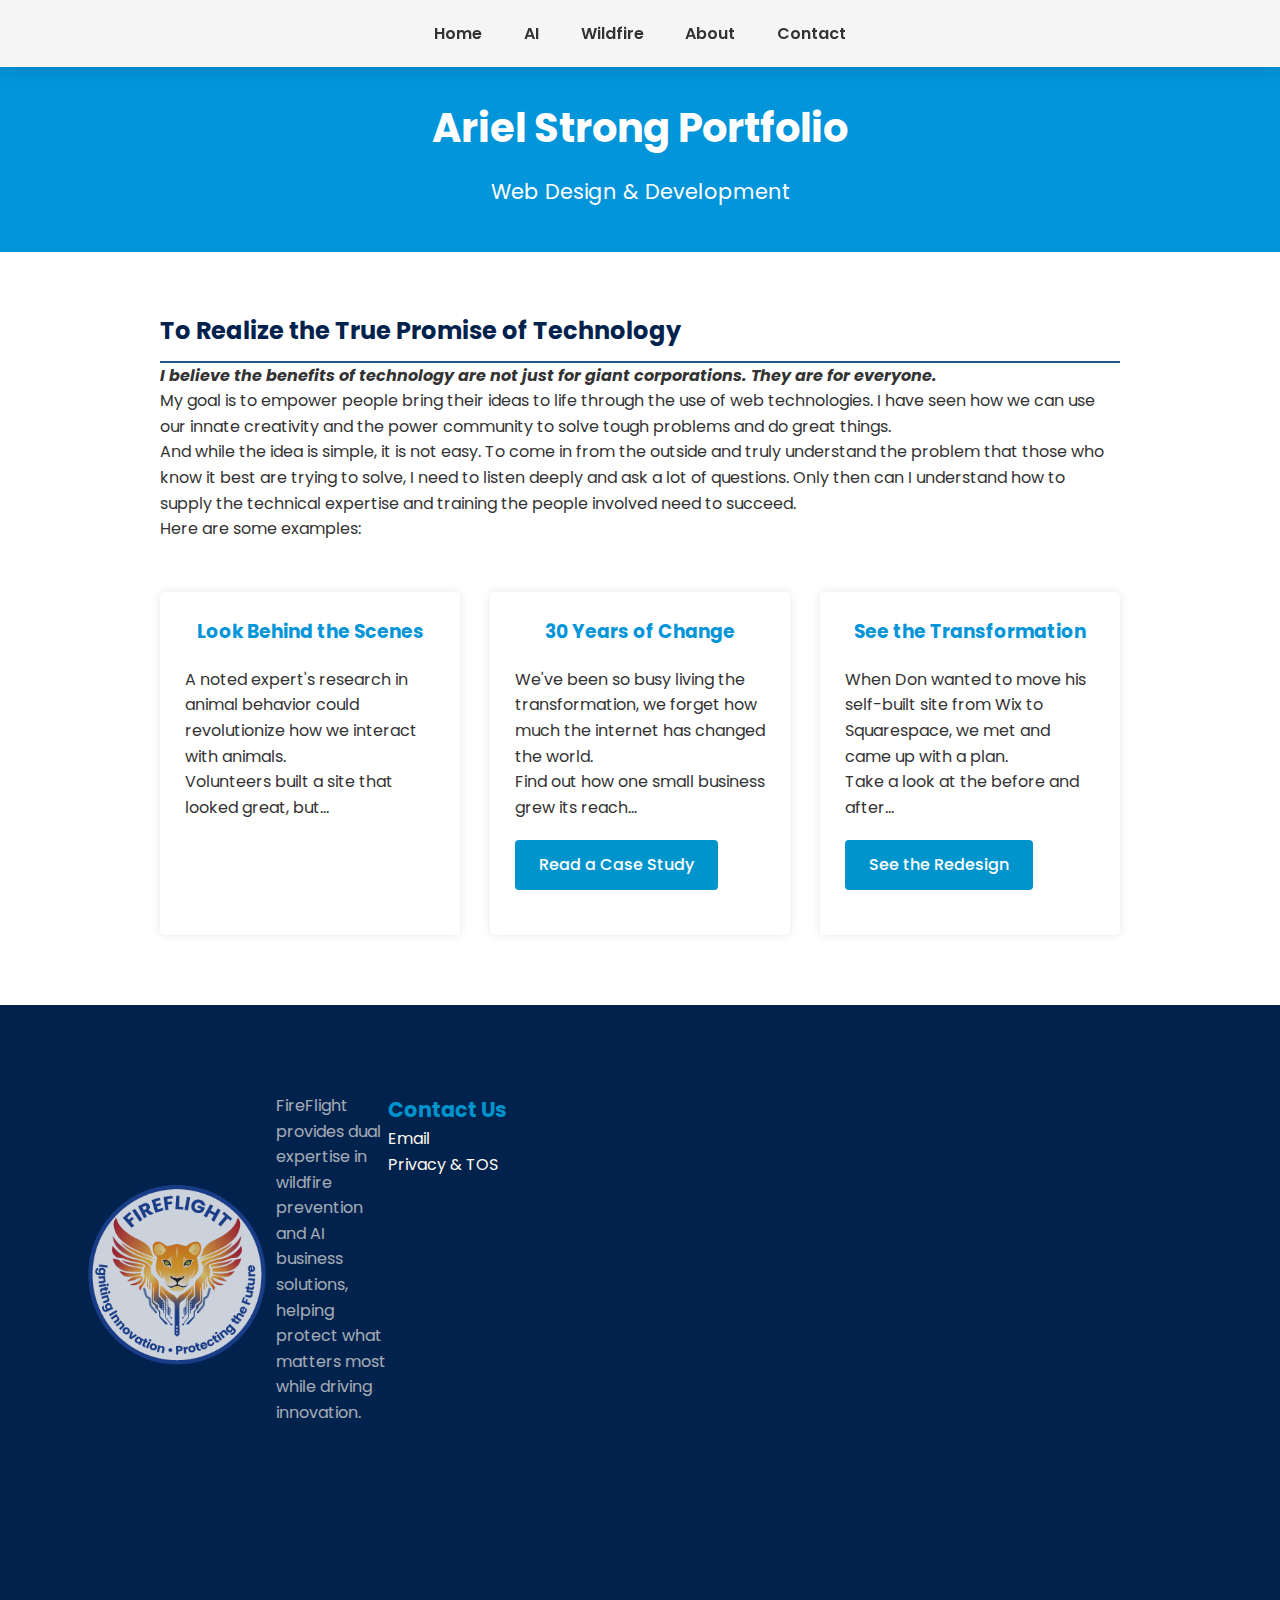
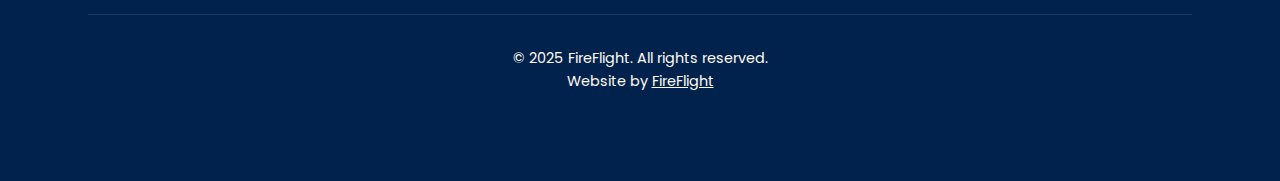
<file: portfolio.html>
<!DOCTYPE html>
<html lang="en">
<head>
  <meta charset="UTF-8">
  <meta name="viewport" content="width=device-width, initial-scale=1.0">
  <title>Ariel Strong | Portfolio</title>
  <link rel="stylesheet" href="css/site.css">
  <link rel="preconnect" href="https://fonts.googleapis.com">
  <link rel="preconnect" href="https://fonts.gstatic.com" crossorigin>
  <link href="https://fonts.googleapis.com/css2?family=Poppins:ital,wght@0,100;0,200;0,300;0,400;0,500;0,600;0,700;0,800;0,900;1,100;1,200;1,300;1,400;1,500;1,600;1,700;1,800;1,900&display=swap" rel="stylesheet">

  <style>
    .container {
      max-width: 1000px;
      margin: 0 auto;
      padding: 20px;
    }

    header {
      background: #0395da;
      padding: 4rem 0 1.5rem;
      color: white;
      text-align: center;
    }

    .no-banner {
      margin-top: 2rem;
    }

    h1 {
      font-size: 2.5rem;
      margin-bottom: 15px;
    }

    h2 {
      color: #02224e;
      border-bottom: 2px solid #1e5a8e;
      padding-bottom: 10px;
      margin-top: 40px;
    }

    /* h2 {
      color: #003366;
      border-bottom: 2px solid #ff6600;
      padding-bottom: 10px;
      margin-top: 40px;
    } */

    .tagline {
      font-size: 1.3rem;
      margin-bottom: 20px;
    }

    .sections {
      display: flex;
      flex-wrap: wrap;
      justify-content: space-between;
      margin: 40px 0;
    }

    .section {
      flex: 1 1 300px;
      margin: 15px;
      padding: 25px;
      background-color: white;
      box-shadow: 0 4px 8px rgba(0,0,0,0.1);
      border-radius: 8px;
      transition: transform 0.3s ease;
    }

    .section:hover {
      transform: translateY(-5px);
    }

    .section h3 {
      color: #0094CC;
      margin-top: 0;
    }
/*
    .benefits {
      background-color: #02224e;
      color: white;
      padding: 50px 0;
    }

    .benefits h2 {
      color: white;
      border-bottom: 2px solid white;
    }

    .benefits-grid {
      display: grid;
      grid-template-columns: repeat(auto-fit, minmax(250px, 1fr));
      gap: 20px;
      margin-top: 30px;
    }

    .benefit-item {
      background-color: rgba(255,255,255,0.1);
      padding: 20px;
      border-radius: 8px;
    }

    .benefit-item h4 {
      color: #47c6fb;
      margin-top: 0;
    }
 */
    .services {
      display: grid;
      grid-template-columns: repeat(auto-fit, minmax(300px, 1fr));
      gap: 30px;
      margin: 20px 0;
    }

    .service-card {
      background-color: white;
      border-radius: 5px;
      padding: 25px;
      box-shadow: 0 0 10px rgba(0,0,0,0.1);
      transition: transform 0.3s ease;
    }

    .service-card:hover {
      transform: translateY(-5px);
    }

    .service-card h3 {
      color: #0395da;;
      margin-top: 0;
      text-align: center;
    }

    a.btn:hover {
      background-color: #05abeb;
      color: white;
      transition: var(--transition);
    }
    .about {
      padding: 50px 0;
    }

    .story {
      display: flex;
      flex-wrap: wrap;
      align-items: center;
      margin: 30px 0;
    }

    .story-text {
      flex: 2 1 500px;
      padding-right: 30px;
    }

    .story-image {
      flex: 1 1 300px;
      border-radius: 8px;
      overflow: hidden;
    }

    .cta {
      background-color: #003366;
      color: white;
      padding: 50px 0;
      text-align: center;
    }

    .cta h2 {
      color: white;
      text-align: center;
    }

    .cta-button {
      display: inline-block;
      background-color: white;
      padding: 12px 30px;
      text-decoration: none;
      border-radius: 30px;
      font-weight: bold;
      margin-top: 20px;
      transition: all 0.3s ease;
    }

    .cta-button:hover {
      background-color: #0094CC;
      color: white;
      transform: scale(1.05);
    }

    /* Footer Styles */
    #footer {
      background-color: #02224e;
      color: floralwhite;
      padding: 3rem;
    }

    .footer-container {
      /* display: grid;
      grid-template-columns: 1fr;
      display: flex;
      flex-direction: column;
      gap: 20px;
      align-items: center; */
    }

    .footer-about {
      /* display: flex;
      align-items: start; */
      margin-bottom: 2rem;
      width: 380px;
    }

    .footer-logo {
      margin-bottom: 2rem;
    }

    .footer-logo img {
      height: 180px;
      margin-right: 10px;
    }

    .footer-contact {
      /*display: flex; */
      text-align: left;
    }

    .footer-contact h3 {
      color: #0094CC;
      font-size: 1.3rem;
    }

    .footer-contact li {
      list-style: none;
      text-decoration: none;
    }
    .footer-contact a {
      text-decoration: none;
      color: floralwhite;
      margin-bottom: 1rem;
    }

    .footer-contact a:hover {
      color: #0094CC;
    }

    .copyright {
      margin-top: 2rem;
      padding-top: 2rem;
      border-top: 1px solid rgba(255,255,255,0.1);
      font-size: 0.9rem;
      text-align: center;
    }

    .copyright a {
      color: floralwhite;
    }

    .copyright a:hover {
      color: #0094CC;
    }

    .center {
      display: block;
      margin: 20px auto;
      /* width: 90%; */
    }

   /*  .center h3 {
      width: 100%;
    } */

    .btn .services a {
      display: block;
      background-color: white;
      color: #1e5a8e; /* #1e5a8e */
      padding: 15px 40px;
      margin: 0 auto;
      border-radius: 6px;
      text-decoration: none;
      font-weight: 600;
      font-size: 1.1em;
      transition: transform 0.2s, box-shadow 0.2s;
      /* display: block;
      margin: 10px auto;
      width: 50%;*/
    }

    .cta-button {
      display: inline-block;
      background-color: white;
      color: #1e5a8e;
      padding: 15px 40px;
      border-radius: 6px;
      text-decoration: none;
      font-weight: 600;
      font-size: 1.1em;
      transition: transform 0.2s, box-shadow 0.2s;
    }

    p .spacer {
      display: block;
      margin-top: 16px;
      margin-bottom: 20px;
    }

  </style>
</head>
<body>
  <header class="no-banner">
  <!-- Navbar -->
    <nav>
      <ul>
        <li><a href="index.html">Home</a></li>
        <li><a href="ai.html" class="ai">AI</a></li>
        <!-- <li class="nav-divider"></li> -->
        <li><a href="wildfire.html" class="wildfire">Wildfire</a></li>
        <li><a href="about.html">About</a></li>
        <li><a href="mailto:ariel@fireflight.pro?subject=Mail from FireFlight Site">Contact</a></li>
      </ul>
    </nav>
    <div>
    <h1>Ariel Strong Portfolio</h1>
    <p class="tagline">Web Design & Development</p>
    </div>
  </header>

  <div class="container">
    <div>
      <h2>To Realize the True Promise of Technology</h2>

      <p class="spacer"><strong><i>I believe the benefits of technology are not just for giant corporations. They are for everyone.</i></strong></p>

      <p>My goal is to empower people bring their ideas to life through the use of web technologies. I have seen how we can use our innate creativity and the power community to solve tough problems and do great things.</p>

      <p>And while the idea is simple, it is not easy. To come in from the outside and truly understand the problem that those who know it best are trying to solve, I need to listen deeply and ask a lot of questions. Only then can I understand how to supply the technical expertise and training the people involved need to succeed.</p>

      <p class="spacer">Here are some examples:</p>
    </div>
 <!--  </div>

  <div class="container"> -->
    <div class="services">
      <div class="service-card">
        <h3 class="center">Look Behind the Scenes</h3>
        <p>A noted expert's research in animal behavior could revolutionize how we interact with animals.</p>
        <p>Volunteers built a site that looked great, but...</p>
        <!-- <a href="zoolingua.html" class="btn services">See a Current Migration</a> -->
      </div>

      <div class="service-card">
        <h3 class="center">30 Years of Change</h3>
        <p>We've been so busy living the transformation, we forget how much the internet has changed the world.</p>
        <p>Find out how one small business grew its reach...</p>
        <a href="study.html" class="btn services">Read a Case Study</a>
      </div>

      <div class="service-card">
        <h3 class="center">See the Transformation</h3>
        <p>When Don wanted to move his self-built site from Wix to Squarespace, we met and came up with a plan.</p>
        <p>Take a look at the before and after...</p>

        <a href="flaghypno.html" class="btn services">See the Redesign</a>
      </div>
    </div>
  </div>
<!-- Footer -->
<footer id="footer">
  <div class="footer-container">
    <div class="footer-info">
      <div class="footer-about">
        <div class="footer-logo">
          <img src="images/lioness-blue-circle-wbg.png" alt="FireFlight Logo"><br />
          <p class="footer-about">FireFlight provides dual expertise in wildfire prevention and AI business solutions, helping protect what matters most while driving innovation.</p>
        </div>
      </div>

      <div class="footer-contact">
        <h3>Contact Us</h3>
        <ul>
          <li><a href="mailto:ariel@fireflight.pro?subject=Mail from FireFlight Site">Email</a></li>
          <li><a href="PSTOS.html">Privacy & TOS</a></li>
        </ul>
      </div>

    </div>
    <div class="copyright">
      <p>&copy; 2025 FireFlight. All rights reserved.</p>
      <p>Website by <a href="https://fireflight.ai" class="sponsor">FireFlight</a></p>
    </div>
  </div>
</footer>
</body>
</html>
</file>
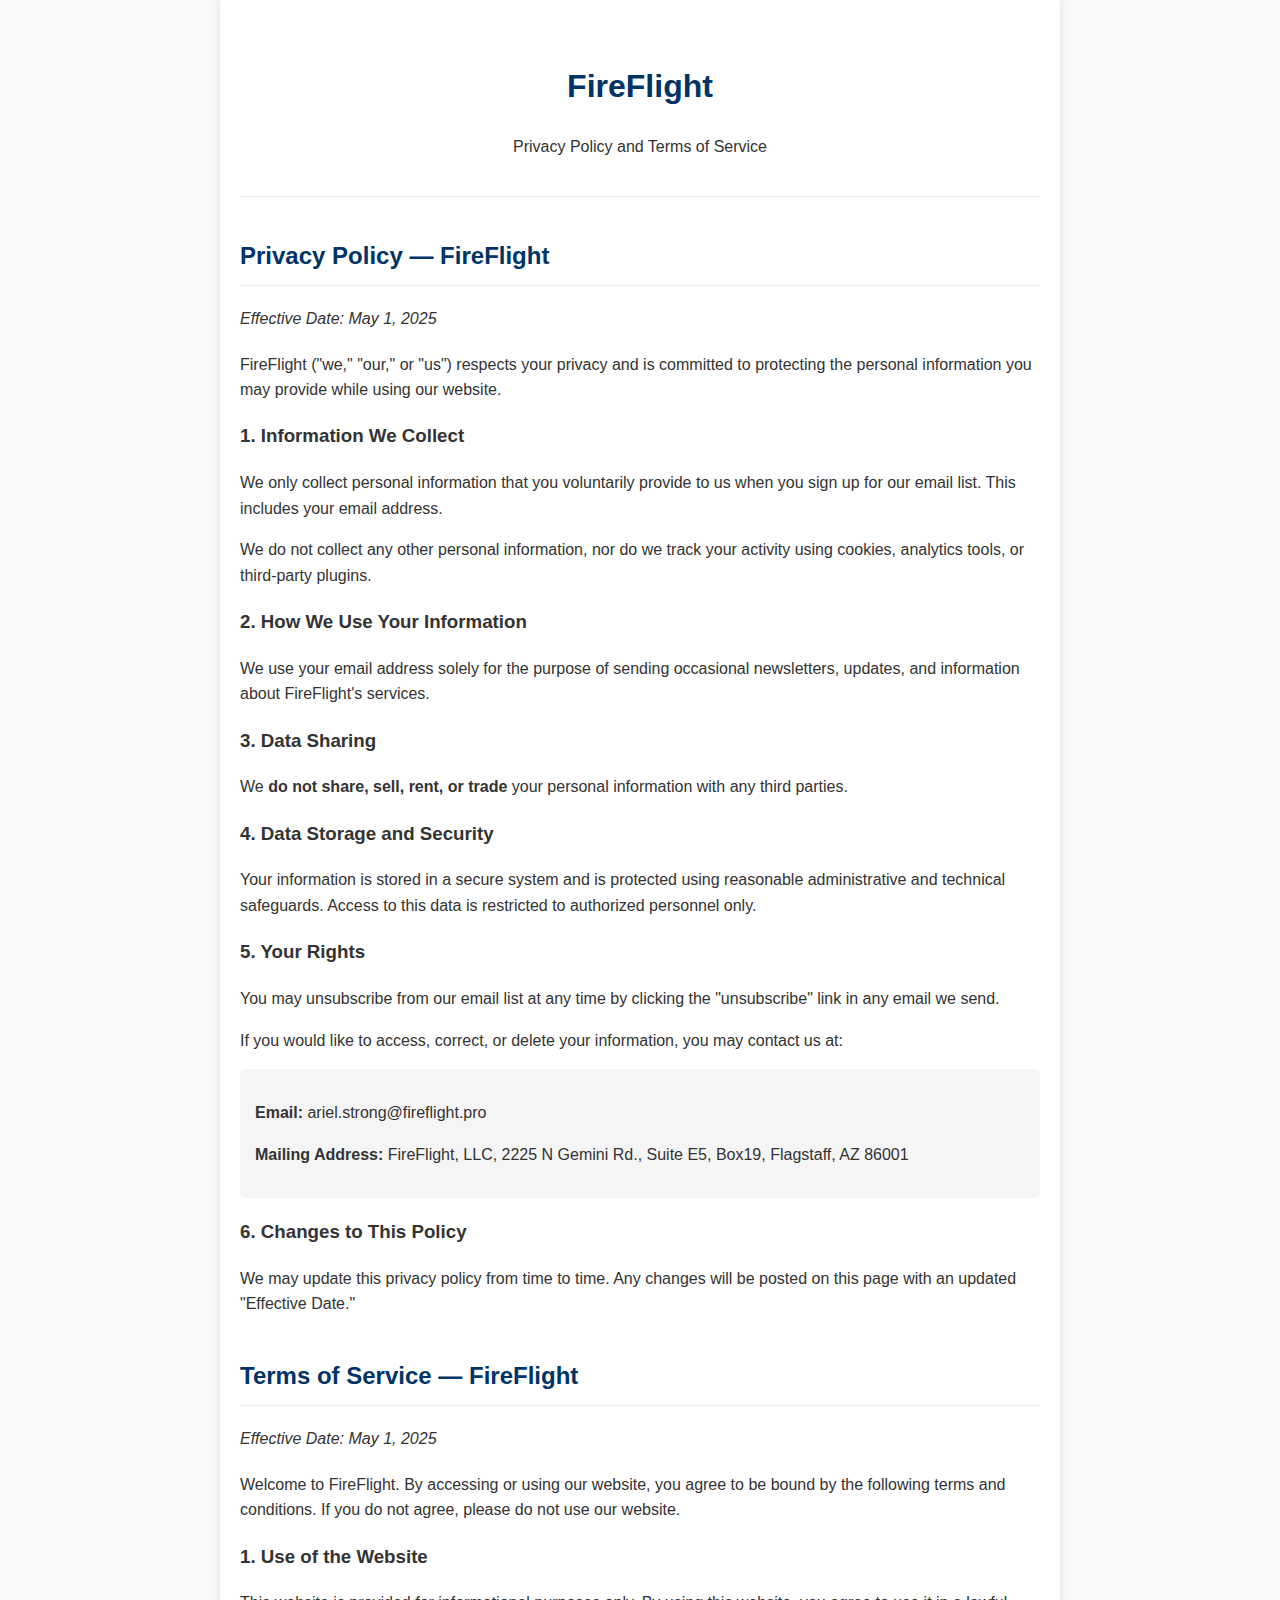
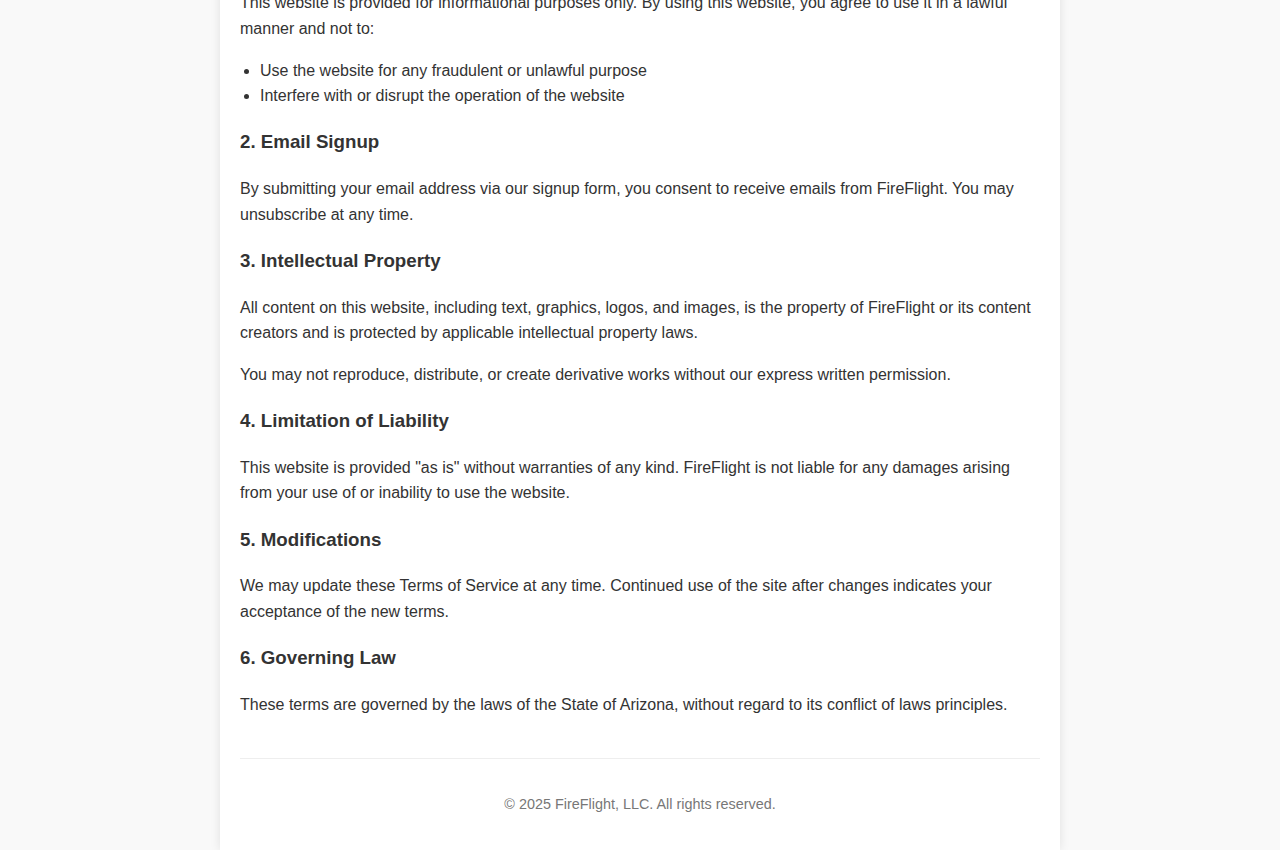
<file: PSTOS.html>
<!DOCTYPE html>
<html lang="en">
<head>
    <meta charset="UTF-8">
    <meta name="viewport" content="width=device-width, initial-scale=1.0">
    <title>FireFlight - Privacy Policy and Terms of Service</title>
    <style>
        body {
            font-family: Arial, sans-serif;
            line-height: 1.6;
            margin: 0;
            padding: 0;
            color: #333;
            background-color: #f9f9f9;
        }
        .container {
            max-width: 800px;
            margin: 0 auto;
            padding: 20px;
            background-color: #fff;
            box-shadow: 0 0 10px rgba(0,0,0,0.1);
        }
        header {
            text-align: center;
            padding: 20px 0;
            border-bottom: 1px solid #eee;
        }
        h1 {
            color: #003366;
        }
        h2 {
            color: #003366;
            border-bottom: 1px solid #eee;
            padding-bottom: 10px;
            margin-top: 40px;
        }
        strong {
            font-weight: bold;
        }
        ul {
            padding-left: 20px;
        }
        .effective-date {
            font-style: italic;
            margin-bottom: 20px;
        }
        .contact-info {
            background-color: #f5f5f5;
            padding: 15px;
            border-radius: 5px;
            margin: 15px 0;
        }
        footer {
            text-align: center;
            margin-top: 40px;
            padding-top: 20px;
            border-top: 1px solid #eee;
            font-size: 0.9em;
            color: #777;
        }
    </style>
    <link rel="shortcut icon" href="images/favicon.png">
</head>
<body>
    <div class="container">
        <header>
            <h1>FireFlight</h1>
            <p>Privacy Policy and Terms of Service</p>
        </header>

        <section id="privacy-policy">
            <h2>Privacy Policy — FireFlight</h2>
            <p class="effective-date">Effective Date: May 1, 2025</p>
            
            <p>FireFlight ("we," "our," or "us") respects your privacy and is committed to protecting the personal information you may provide while using our website.</p>
            
            <h3>1. Information We Collect</h3>
            <p>We only collect personal information that you voluntarily provide to us when you sign up for our email list. This includes your email address.</p>
            <p>We do not collect any other personal information, nor do we track your activity using cookies, analytics tools, or third-party plugins.</p>
            
            <h3>2. How We Use Your Information</h3>
            <p>We use your email address solely for the purpose of sending occasional newsletters, updates, and information about FireFlight's services.</p>
            
            <h3>3. Data Sharing</h3>
            <p>We <strong>do not share, sell, rent, or trade</strong> your personal information with any third parties.</p>
            
            <h3>4. Data Storage and Security</h3>
            <p>Your information is stored in a secure system and is protected using reasonable administrative and technical safeguards. Access to this data is restricted to authorized personnel only.</p>
            
            <h3>5. Your Rights</h3>
            <p>You may unsubscribe from our email list at any time by clicking the "unsubscribe" link in any email we send.</p>
            <p>If you would like to access, correct, or delete your information, you may contact us at:</p>
            <div class="contact-info">
                <p><strong>Email:</strong> ariel.strong@fireflight.pro</p>
                <p><strong>Mailing Address:</strong> FireFlight, LLC, 2225 N Gemini Rd., Suite E5, Box19, Flagstaff, AZ 86001</p>
            </div>
            
            <h3>6. Changes to This Policy</h3>
            <p>We may update this privacy policy from time to time. Any changes will be posted on this page with an updated "Effective Date."</p>
        </section>

        <section id="terms-of-service">
            <h2>Terms of Service — FireFlight</h2>
            <p class="effective-date">Effective Date: May 1, 2025</p>
            
            <p>Welcome to FireFlight. By accessing or using our website, you agree to be bound by the following terms and conditions. If you do not agree, please do not use our website.</p>
            
            <h3>1. Use of the Website</h3>
            <p>This website is provided for informational purposes only. By using this website, you agree to use it in a lawful manner and not to:</p>
            <ul>
                <li>Use the website for any fraudulent or unlawful purpose</li>
                <li>Interfere with or disrupt the operation of the website</li>
            </ul>
            
            <h3>2. Email Signup</h3>
            <p>By submitting your email address via our signup form, you consent to receive emails from FireFlight. You may unsubscribe at any time.</p>
            
            <h3>3. Intellectual Property</h3>
            <p>All content on this website, including text, graphics, logos, and images, is the property of FireFlight or its content creators and is protected by applicable intellectual property laws.</p>
            <p>You may not reproduce, distribute, or create derivative works without our express written permission.</p>
            
            <h3>4. Limitation of Liability</h3>
            <p>This website is provided "as is" without warranties of any kind. FireFlight is not liable for any damages arising from your use of or inability to use the website.</p>
            
            <h3>5. Modifications</h3>
            <p>We may update these Terms of Service at any time. Continued use of the site after changes indicates your acceptance of the new terms.</p>
            
            <h3>6. Governing Law</h3>
            <p>These terms are governed by the laws of the State of Arizona, without regard to its conflict of laws principles.</p>
        </section>

        <footer>
            <p>&copy; 2025 FireFlight, LLC. All rights reserved.</p>
        </footer>
    </div>
</body>
</html>
</file>
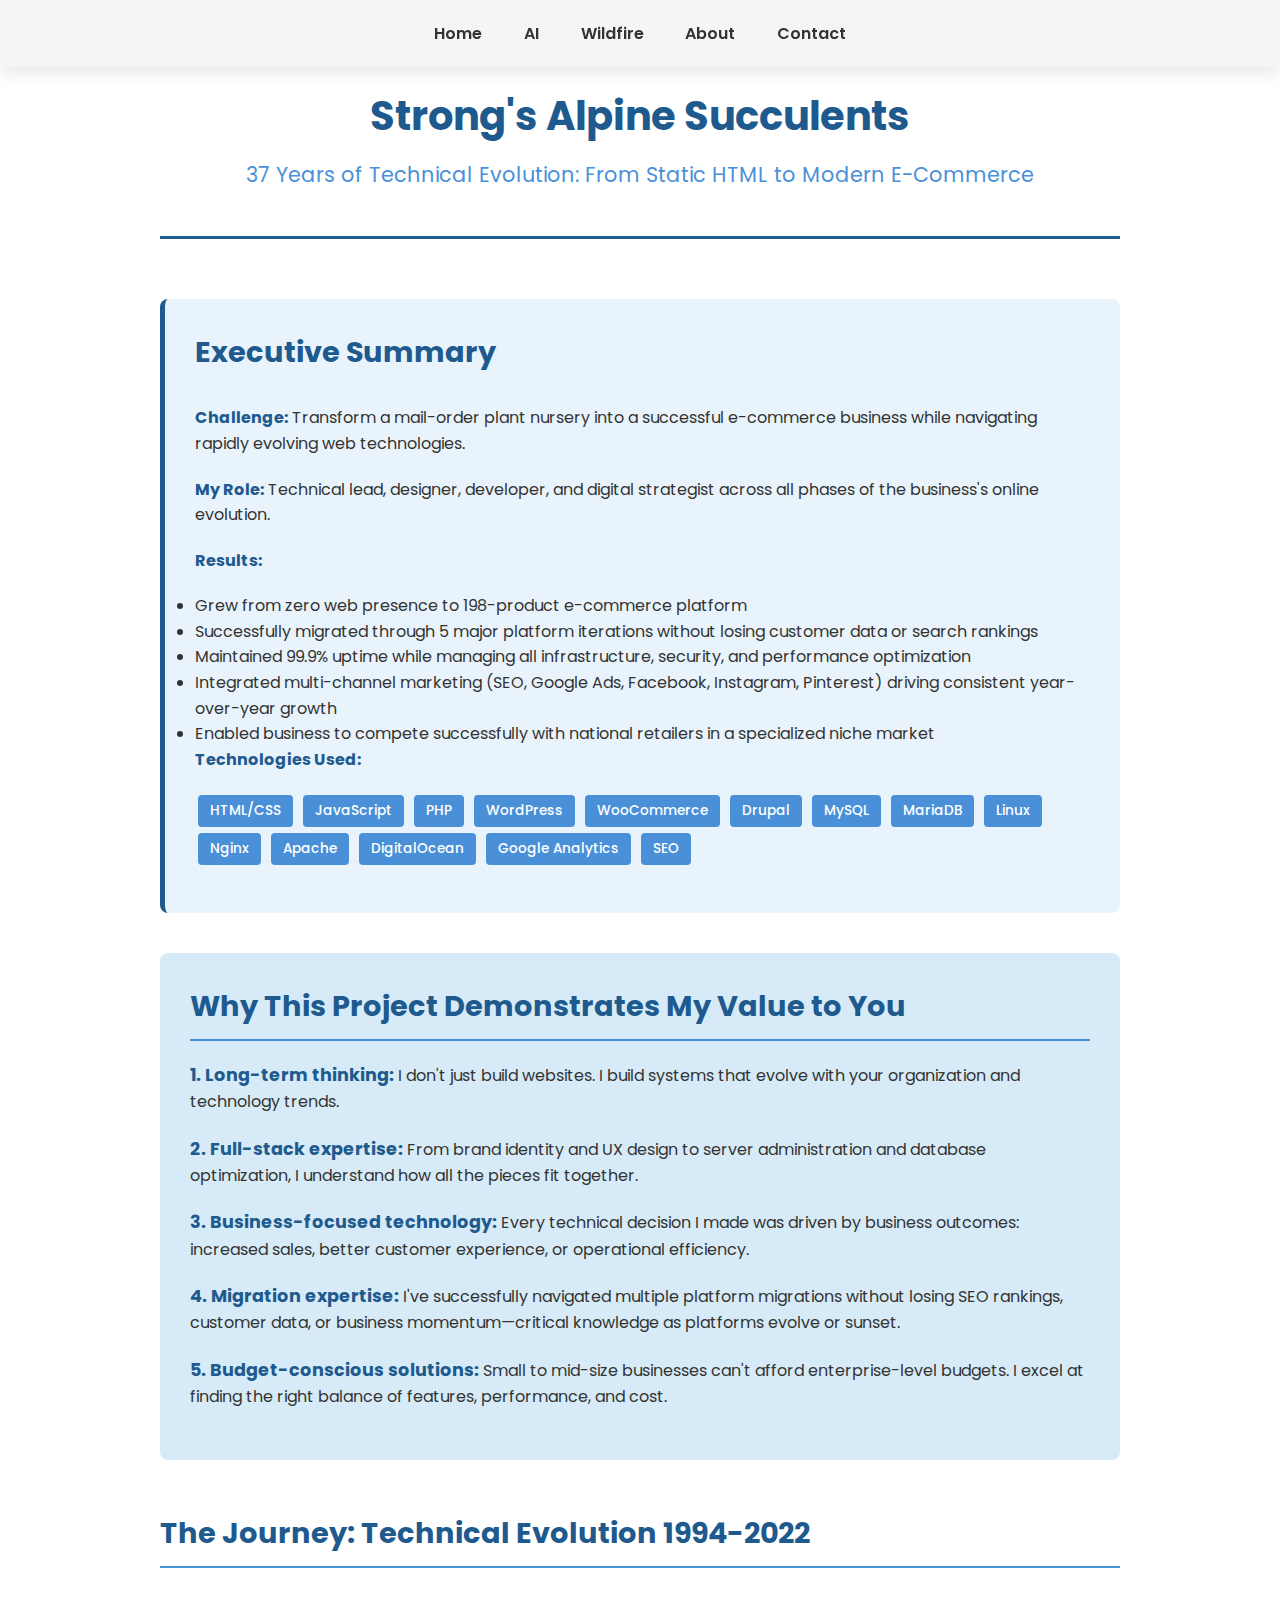
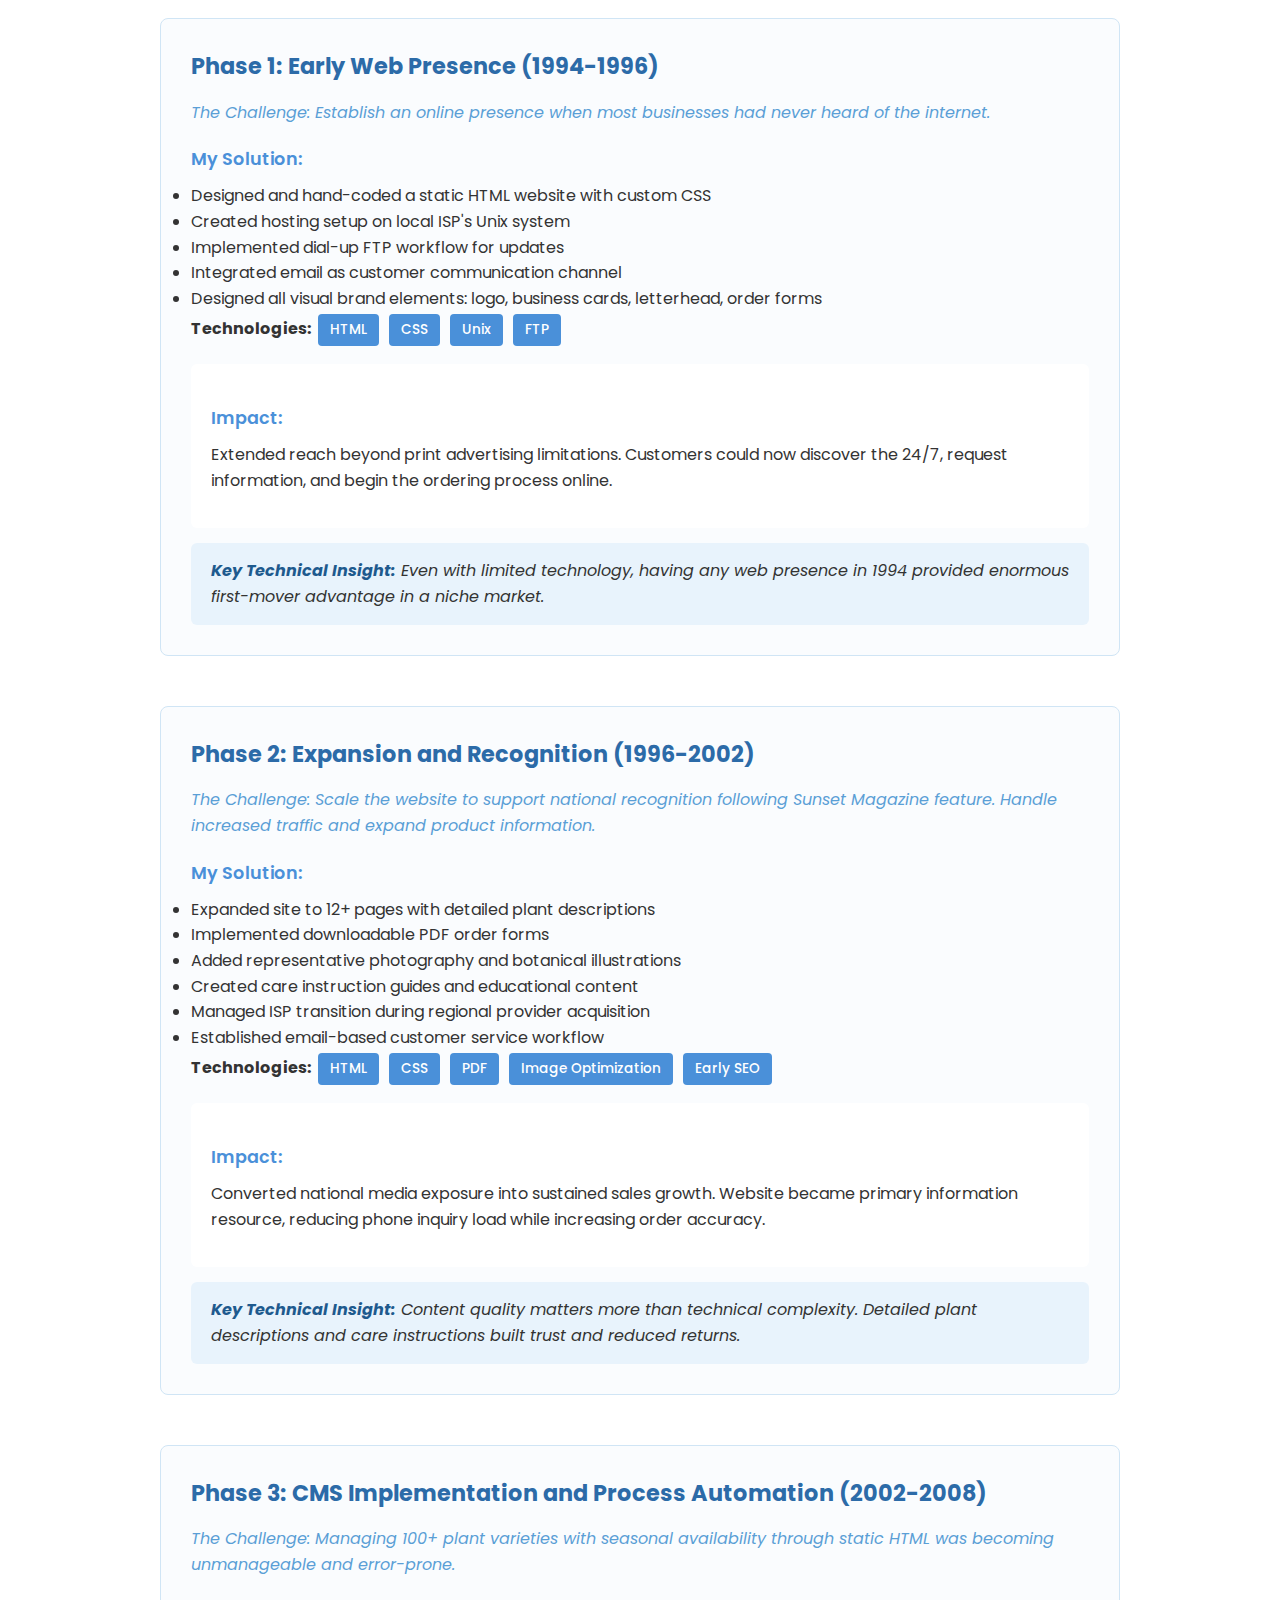
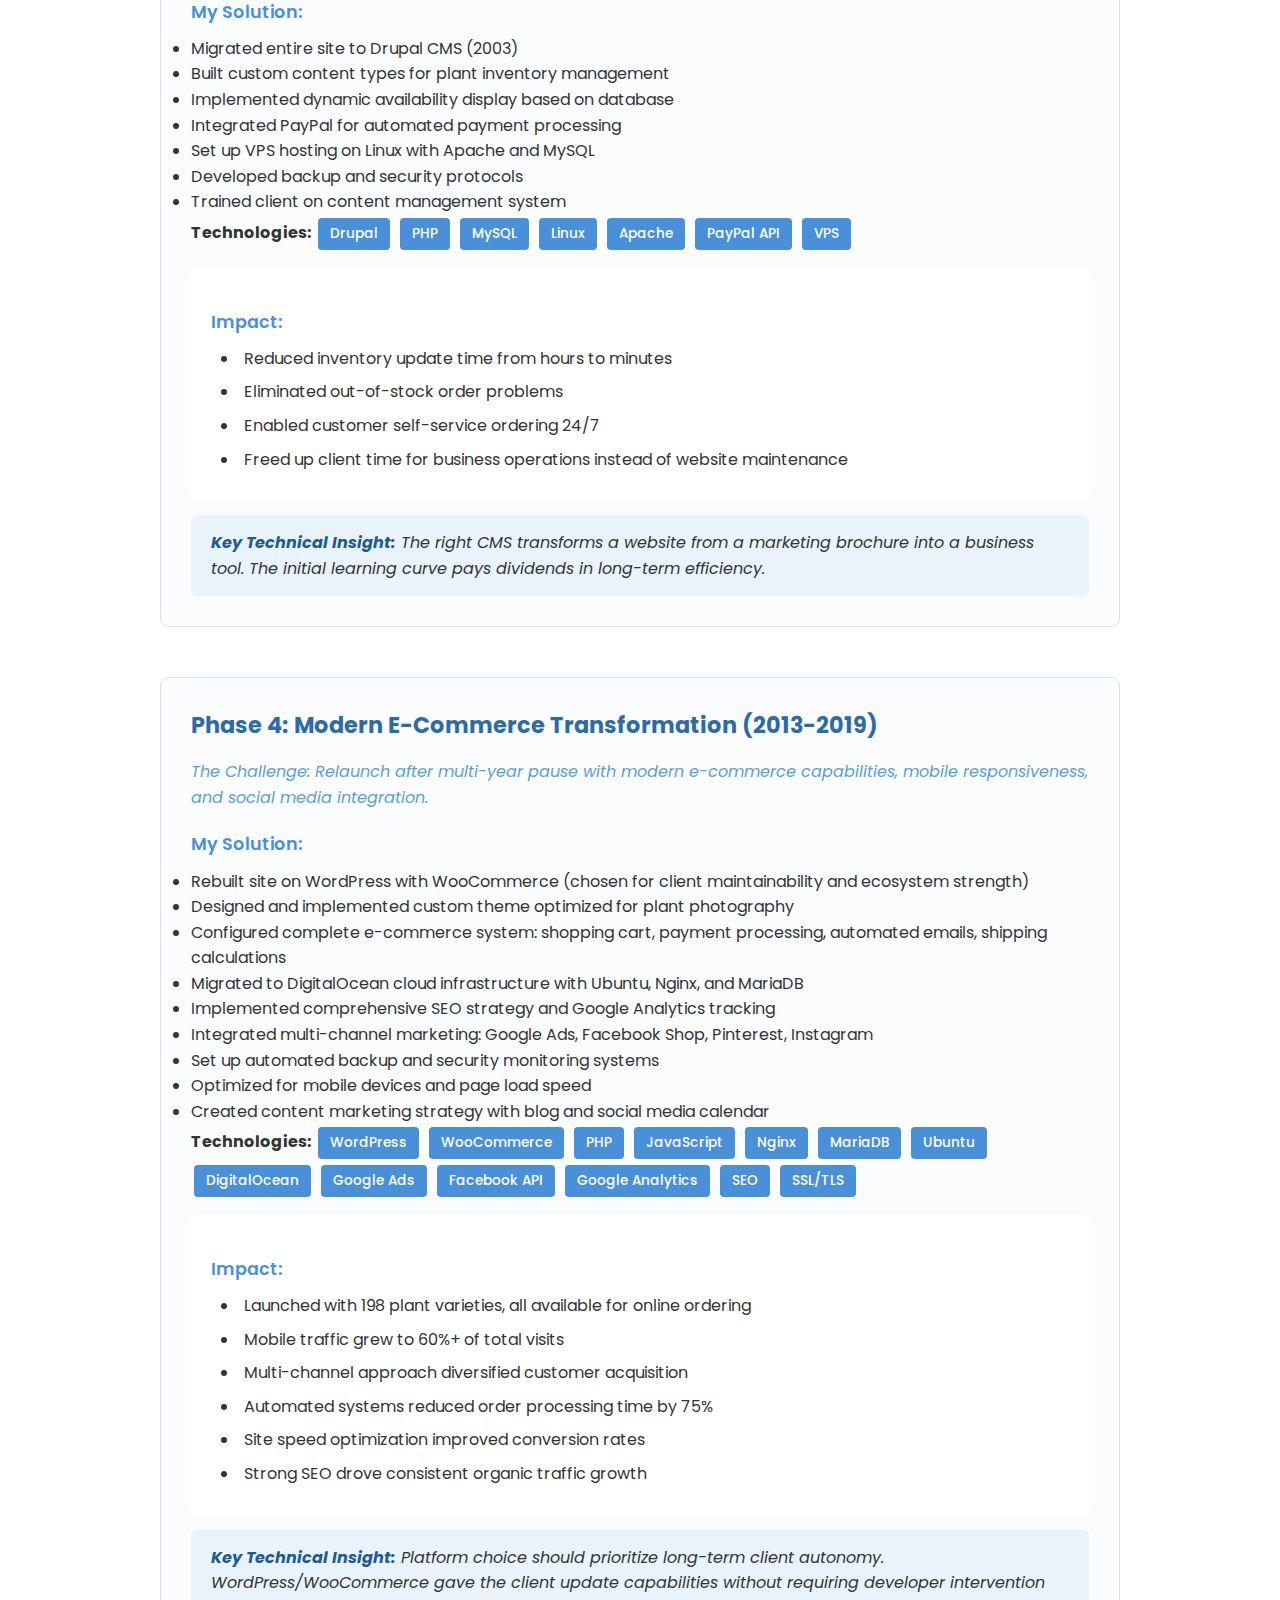
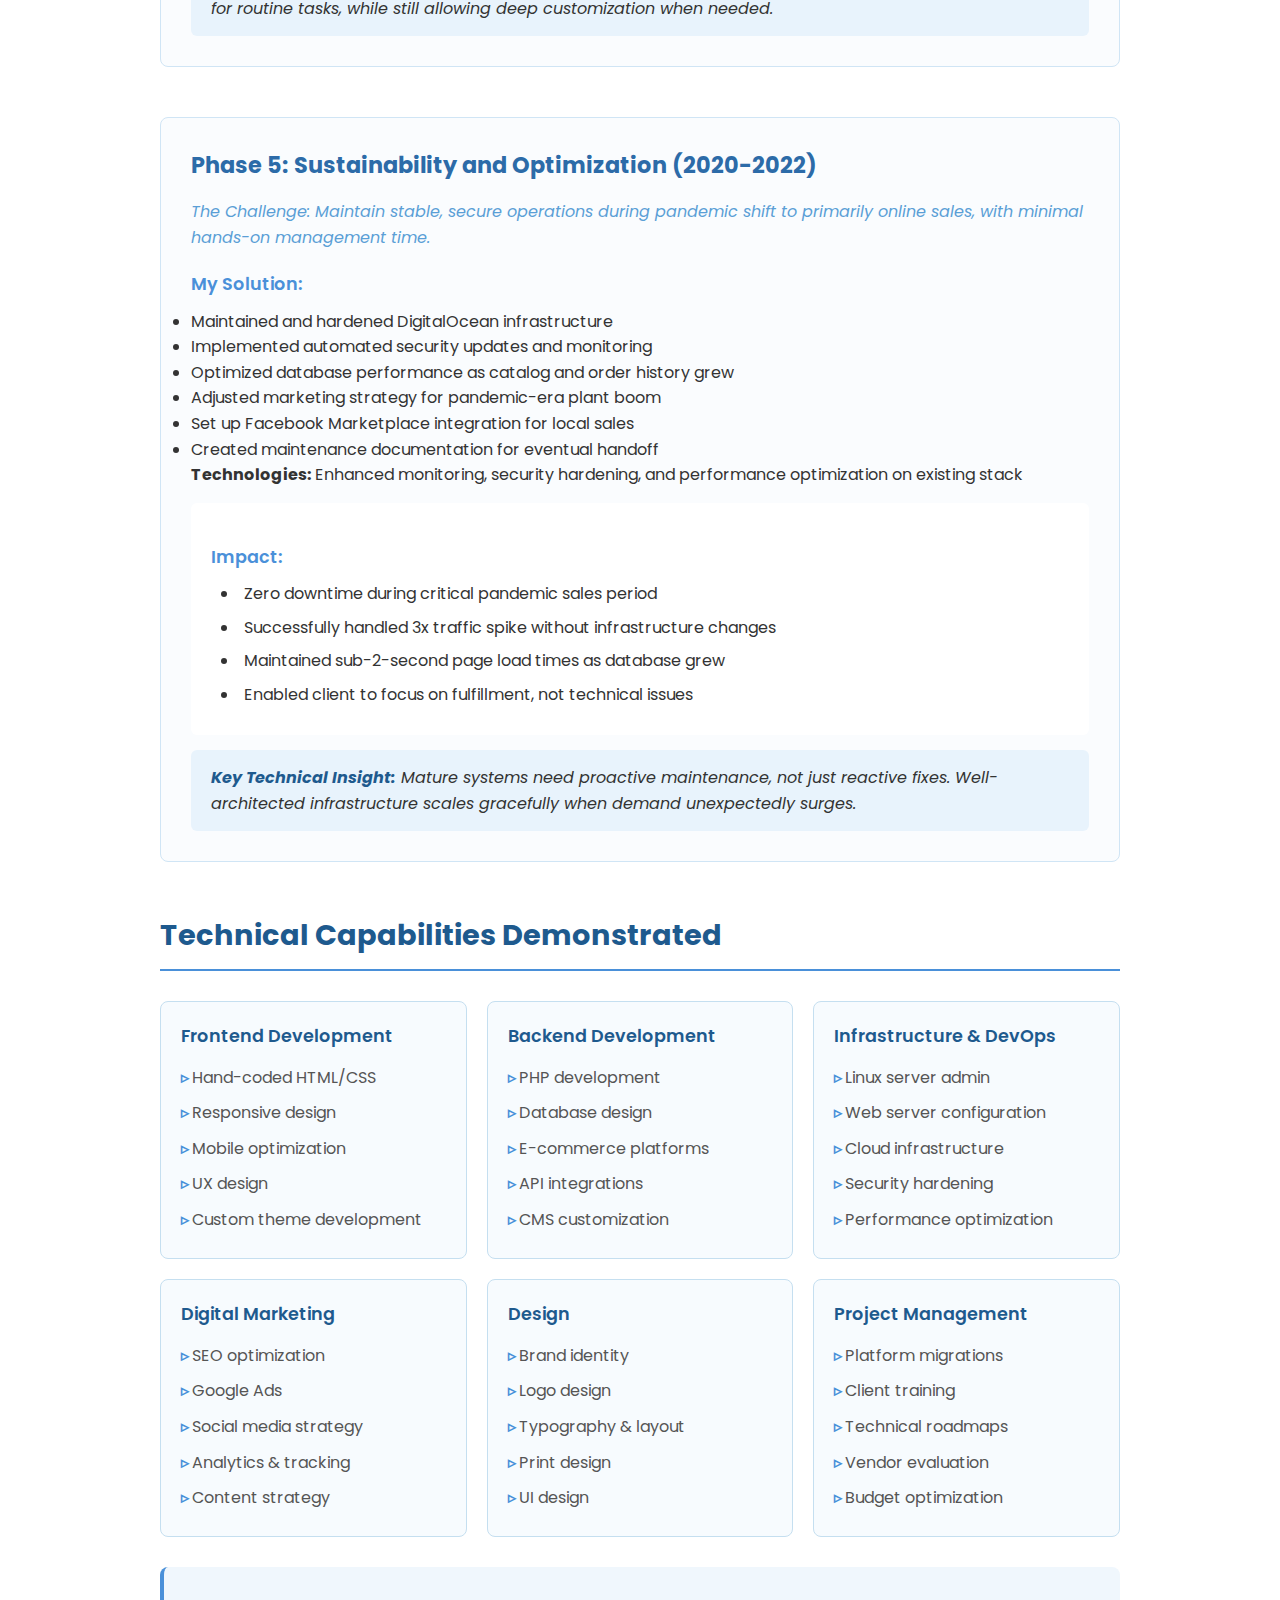
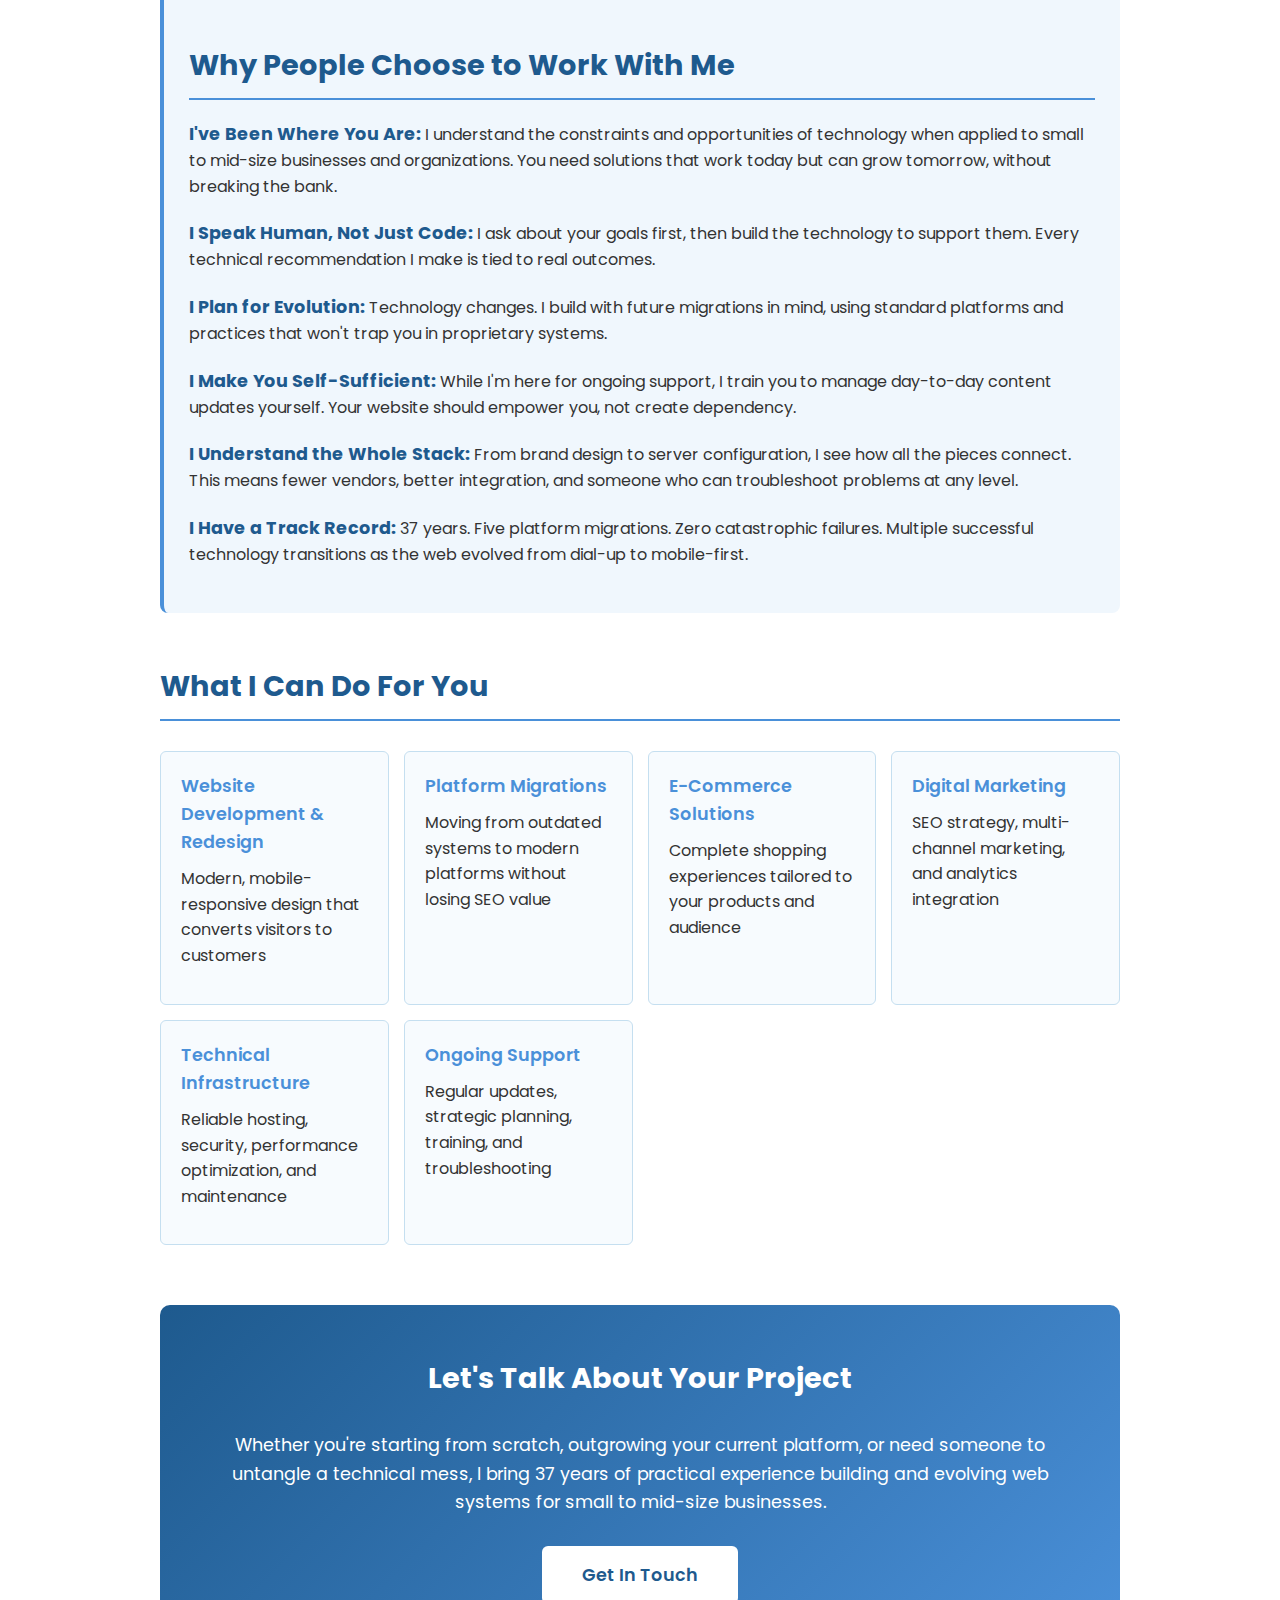
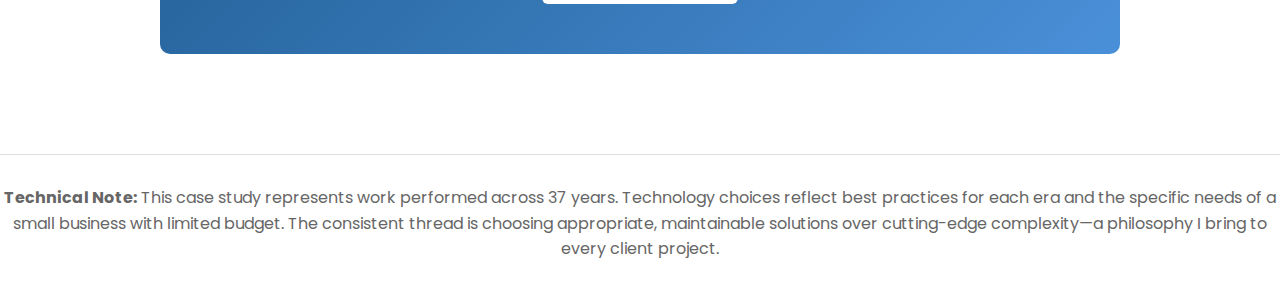
<file: study.html>
<!DOCTYPE html>
<html lang="en">
<head>
  <meta charset="UTF-8">
  <meta name="viewport" content="width=device-width, initial-scale=1.0">
  <title>Case Study | Strong's Alpine Succulents</title>
  <link rel="stylesheet" href="css/site.css">
  <link rel="preconnect" href="https://fonts.googleapis.com">
  <link rel="preconnect" href="https://fonts.gstatic.com" crossorigin>
  <link href="https://fonts.googleapis.com/css2?family=Poppins:ital,wght@0,100;0,200;0,300;0,400;0,500;0,600;0,700;0,800;0,900;1,100;1,200;1,300;1,400;1,500;1,600;1,700;1,800;1,900&display=swap" rel="stylesheet">

  <style>
    * {
     margin: 0;
      padding: 0;
      box-sizing: border-box;
    }

    body {
     /* font-family: -apple-system, BlinkMacSystemFont, 'Segoe UI', Roboto, Oxygen, Ubuntu, Cantarell, sans-serif;*/
      line-height: 1.6;
      color: #333;
      background-color: #ffffff;
    }

    .container {
      max-width: 1000px;
      margin: 0 auto;
      padding: 20px;
    }

    header {
      text-align: center;
      padding-top: 4rem;
      margin-bottom: 60px;
      padding-bottom: 30px;
      border-bottom: 3px solid #1e5a8e;
    }

    h1 {
      font-size: 2.5em;
      color: #1e5a8e;
      margin-bottom: 10px;
      font-weight: 700;
    }

    .subtitle {
      font-size: 1.3em;
      color: #4a90d9;
      font-weight: 400;
    }

    h2 {
      font-size: 1.8em;
      color: #1e5a8e;
      margin: 50px 0 20px 0;
      padding-bottom: 10px;
      border-bottom: 2px solid #4a90d9;
    }

    h3 {
      font-size: 1.4em;
      color: #2c6ba8;
      margin: 30px 0 15px 0;
    }

    h4 {
      font-size: 1.1em;
      color: #4a90d9;
      margin: 20px 0 10px 0;
      font-weight: 600;
    }

    p {
      margin-bottom: 15px;
    }

    .executive-summary {
      background-color: #e8f3fc;
      padding: 30px;
      border-radius: 8px;
      border-left: 5px solid #1e5a8e;
      margin-bottom: 40px;
    }

    .executive-summary h2 {
      margin-top: 0;
      border-bottom: none;
    }

    .executive-summary p {
      margin-bottom: 20px;
    }

    .executive-summary strong {
      color: #1e5a8e;
    }

    .callout {
      background-color: #f0f7fd;
      padding: 25px;
      border-radius: 8px;
      border-left: 4px solid #4a90d9;
      margin: 30px 0;
    }

    .value-proposition {
      background-color: #d6ebf7;
      padding: 30px;
      border-radius: 8px;
      margin: 40px 0;
    }

    .value-proposition h2 {
      color: #1e5a8e;
      margin-top: 0;
    }

    .value-list {
      margin-top: 20px;
    }

    .value-item {
      margin-bottom: 20px;
    }

    .value-item strong {
      color: #1e5a8e;
      font-size: 1.1em;
    }

    .tech-badge {
      display: inline-block;
      background-color: #4a90d9;
      color: white;
      padding: 5px 12px;
      border-radius: 4px;
      font-size: 0.85em;
      margin: 3px;
      font-weight: 500;
    }

    .tech-section {
      margin: 15px 0;
    }

    .phase {
      margin: 50px 0;
      padding: 30px;
      background-color: #fafcfe;
      border-radius: 8px;
      border: 1px solid #d0e5f5;
    }

    .phase h3 {
      margin-top: 0;
    }

    .phase-meta {
      color: #5a9fd6;
      font-style: italic;
      margin-bottom: 15px;
    }

    .impact-list {
      background-color: #ffffff;
      padding: 20px;
      border-radius: 6px;
      margin: 15px 0;
    }

    .impact-list ul {
      list-style-position: inside;
      margin-left: 10px;
    }

    .impact-list li {
      margin-bottom: 8px;
      color: #333;
    }

    .insight {
      background-color: #e8f3fc;
      padding: 15px 20px;
      border-radius: 6px;
      margin-top: 15px;
      font-style: italic;
    }

    .insight strong {
      color: #1e5a8e;
    }

    .skills-grid {
      display: grid;
      grid-template-columns: repeat(auto-fit, minmax(250px, 1fr));
      gap: 20px;
      margin: 30px 0;
    }

    .skill-category {
      background-color: #f7fbfe;
      padding: 20px;
      border-radius: 8px;
      border: 1px solid #c5dff0;
    }

    .skill-category h4 {
      margin-top: 0;
      color: #1e5a8e;
    }

    .skill-category ul {
      list-style: none;
      margin-top: 10px;
    }

    .skill-category li {
      padding: 5px 0;
      color: #555;
    }

    .skill-category li:before {
      content: "▹ ";
      color: #4a90d9;
      font-weight: bold;
    }

    .testimonial {
      background-color: #e8f3fc;
      padding: 30px;
      border-radius: 8px;
      border-left: 5px solid #1e5a8e;
      margin: 40px 0;
      font-style: italic;
    }

    .testimonial p {
      margin-bottom: 15px;
      font-size: 1.05em;
      line-height: 1.7;
    }

    .testimonial-author {
      text-align: right;
      font-weight: 600;
      color: #1e5a8e;
      font-style: normal;
      margin-top: 20px;
    }

    .cta-section {
      background: linear-gradient(135deg, #1e5a8e 0%, #4a90d9 100%);
      color: white;
      padding: 50px 40px;
      border-radius: 10px;
      text-align: center;
      margin: 60px 0 40px 0;
    }

    .cta-section h2 {
      color: white;
      border: none;
      margin-top: 0;
      margin-bottom: 20px;
    }

    .cta-section p {
      font-size: 1.1em;
      margin-bottom: 30px;
    }

    .cta-button {
      display: inline-block;
      background-color: white;
      color: #1e5a8e;
      padding: 15px 40px;
      border-radius: 6px;
      text-decoration: none;
      font-weight: 600;
      font-size: 1.1em;
      transition: transform 0.2s, box-shadow 0.2s;
    }

    .cta-button:hover {
      transform: translateY(-2px);
      box-shadow: 0 5px 15px rgba(0,0,0,0.2);
    }

    .services-list {
      display: grid;
      grid-template-columns: repeat(auto-fit, minmax(200px, 1fr));
      gap: 15px;
      margin: 30px 0;
    }

    .service-item {
      background-color: #f7fbfe;
      padding: 20px;
      border-radius: 6px;
      border: 1px solid #c5dff0;
    }

    .service-item h4 {
      margin-top: 0;
    }

    footer {
      text-align: center;
      padding: 30px 0;
      color: #666;
      border-top: 1px solid #ddd;
      margin-top: 40px;
    }

    @media (max-width: 768px) {
      h1 {
        font-size: 2em;
      }

      .subtitle {
        font-size: 1.1em;
      }

      h2 {
        font-size: 1.5em;
      }

      .phase {
        padding: 20px;
      }

      .executive-summary,
      .callout,
      .cta-section {
        padding: 20px;
      }
    }
  </style>
</head>
<body>
<section class="container">
    <header>
      <!-- Navbar -->
      <nav>
        <ul>
          <li><a href="index.html">Home</a></li>
          <li><a class="ai">AI</a></li>
          <!-- <li class="nav-divider"></li> -->
          <li><a href="wildfire.html" class="wildfire">Wildfire</a></li>
          <li><a href="about.html">About</a></li>
          <li><a href="mailto:ariel@fireflight.pro?subject=Mail from FireFlight Site">Contact</a></li>
        </ul>
      </nav>
        <h1>Strong's Alpine Succulents</h1>
        <p class="subtitle">37 Years of Technical Evolution: From Static HTML to Modern E-Commerce</p>
    </header>

    <div class="executive-summary">
    <h2>Executive Summary</h2>

    <p><strong>Challenge:</strong> Transform a mail-order plant nursery into a successful e-commerce business while navigating rapidly evolving web technologies.</p>

    <p><strong>My Role:</strong> Technical lead, designer, developer, and digital strategist across all phases of the business's online evolution.</p>

    <p><strong>Results:</strong></p>
    <ul>
      <li>Grew from zero web presence to 198-product e-commerce platform</li>
      <li>Successfully migrated through 5 major platform iterations without losing customer data or search rankings</li>
      <li>Maintained 99.9% uptime while managing all infrastructure, security, and performance optimization</li>
      <li>Integrated multi-channel marketing (SEO, Google Ads, Facebook, Instagram, Pinterest) driving consistent year-over-year growth</li>
      <li>Enabled business to compete successfully with national retailers in a specialized niche market</li>
    </ul>

    <p><strong>Technologies Used:</strong></p>
    <div class="tech-section">
      <span class="tech-badge">HTML/CSS</span>
      <span class="tech-badge">JavaScript</span>
      <span class="tech-badge">PHP</span>
      <span class="tech-badge">WordPress</span>
      <span class="tech-badge">WooCommerce</span>
      <span class="tech-badge">Drupal</span>
      <span class="tech-badge">MySQL</span>
      <span class="tech-badge">MariaDB</span>
      <span class="tech-badge">Linux</span>
      <span class="tech-badge">Nginx</span>
      <span class="tech-badge">Apache</span>
      <span class="tech-badge">DigitalOcean</span>
      <span class="tech-badge">Google Analytics</span>
      <span class="tech-badge">SEO</span>
    </div>
  </div>

  <div class="value-proposition">
    <h2>Why This Project Demonstrates My Value to You</h2>
    <div class="value-list">
      <div class="value-item">
        <strong>1. Long-term thinking:</strong> I don't just build websites. I build systems that evolve with your organization and technology trends.
      </div>
      <div class="value-item">
        <strong>2. Full-stack expertise:</strong> From brand identity and UX design to server administration and database optimization, I understand how all the pieces fit together.
      </div>
      <div class="value-item">
        <strong>3. Business-focused technology:</strong> Every technical decision I made was driven by business outcomes: increased sales, better customer experience, or operational efficiency.
      </div>
      <div class="value-item">
        <strong>4. Migration expertise:</strong> I've successfully navigated multiple platform migrations without losing SEO rankings, customer data, or business momentum—critical knowledge as platforms evolve or sunset.
      </div>
      <div class="value-item">
        <strong>5. Budget-conscious solutions:</strong> Small to mid-size businesses can't afford enterprise-level budgets. I excel at finding the right balance of features, performance, and cost.
      </div>
    </div>
  </div>

  <h2>The Journey: Technical Evolution 1994-2022</h2>

  <div class="phase">
    <h3>Phase 1: Early Web Presence (1994-1996)</h3>
    <p class="phase-meta">The Challenge: Establish an online presence when most businesses had never heard of the internet.</p>

    <h4>My Solution:</h4>
    <ul>
      <li>Designed and hand-coded a static HTML website with custom CSS</li>
      <li>Created hosting setup on local ISP's Unix system</li>
      <li>Implemented dial-up FTP workflow for updates</li>
      <li>Integrated email as customer communication channel</li>
      <li>Designed all visual brand elements: logo, business cards, letterhead, order forms</li>
    </ul>

    <p><strong>Technologies:</strong> <span class="tech-badge">HTML</span> <span class="tech-badge">CSS</span> <span class="tech-badge">Unix</span> <span class="tech-badge">FTP</span></p>

    <div class="impact-list">
      <h4>Impact:</h4>
      <p>Extended reach beyond print advertising limitations. Customers could now discover the 24/7, request information, and begin the ordering process online.</p>
    </div>

    <div class="insight">
      <strong>Key Technical Insight:</strong> Even with limited technology, having any web presence in 1994 provided enormous first-mover advantage in a niche market.
    </div>
  </div>

  <div class="phase">
    <h3>Phase 2: Expansion and Recognition (1996-2002)</h3>
    <p class="phase-meta">The Challenge: Scale the website to support national recognition following Sunset Magazine feature. Handle increased traffic and expand product information.</p>

    <h4>My Solution:</h4>
    <ul>
      <li>Expanded site to 12+ pages with detailed plant descriptions</li>
      <li>Implemented downloadable PDF order forms</li>
      <li>Added representative photography and botanical illustrations</li>
      <li>Created care instruction guides and educational content</li>
      <li>Managed ISP transition during regional provider acquisition</li>
      <li>Established email-based customer service workflow</li>
    </ul>

    <p><strong>Technologies:</strong> <span class="tech-badge">HTML</span> <span class="tech-badge">CSS</span> <span class="tech-badge">PDF</span> <span class="tech-badge">Image Optimization</span> <span class="tech-badge">Early SEO</span></p>

    <div class="impact-list">
      <h4>Impact:</h4>
      <p>Converted national media exposure into sustained sales growth. Website became primary information resource, reducing phone inquiry load while increasing order accuracy.</p>
    </div>

    <div class="insight">
      <strong>Key Technical Insight:</strong> Content quality matters more than technical complexity. Detailed plant descriptions and care instructions built trust and reduced returns.
    </div>
  </div>

  <div class="phase">
    <h3>Phase 3: CMS Implementation and Process Automation (2002-2008)</h3>
    <p class="phase-meta">The Challenge: Managing 100+ plant varieties with seasonal availability through static HTML was becoming unmanageable and error-prone.</p>

    <h4>My Solution:</h4>
    <ul>
      <li>Migrated entire site to Drupal CMS (2003)</li>
      <li>Built custom content types for plant inventory management</li>
      <li>Implemented dynamic availability display based on database</li>
      <li>Integrated PayPal for automated payment processing</li>
      <li>Set up VPS hosting on Linux with Apache and MySQL</li>
      <li>Developed backup and security protocols</li>
      <li>Trained client on content management system</li>
    </ul>

    <p><strong>Technologies:</strong> <span class="tech-badge">Drupal</span> <span class="tech-badge">PHP</span> <span class="tech-badge">MySQL</span> <span class="tech-badge">Linux</span> <span class="tech-badge">Apache</span> <span class="tech-badge">PayPal API</span> <span class="tech-badge">VPS</span></p>

    <div class="impact-list">
      <h4>Impact:</h4>
      <ul>
        <li>Reduced inventory update time from hours to minutes</li>
        <li>Eliminated out-of-stock order problems</li>
        <li>Enabled customer self-service ordering 24/7</li>
        <li>Freed up client time for business operations instead of website maintenance</li>
      </ul>
    </div>

    <div class="insight">
      <strong>Key Technical Insight:</strong> The right CMS transforms a website from a marketing brochure into a business tool. The initial learning curve pays dividends in long-term efficiency.
    </div>
  </div>

  <div class="phase">
    <h3>Phase 4: Modern E-Commerce Transformation (2013-2019)</h3>
    <p class="phase-meta">The Challenge: Relaunch after multi-year pause with modern e-commerce capabilities, mobile responsiveness, and social media integration.</p>

    <h4>My Solution:</h4>
    <ul>
      <li>Rebuilt site on WordPress with WooCommerce (chosen for client maintainability and ecosystem strength)</li>
      <li>Designed and implemented custom theme optimized for plant photography</li>
      <li>Configured complete e-commerce system: shopping cart, payment processing, automated emails, shipping calculations</li>
      <li>Migrated to DigitalOcean cloud infrastructure with Ubuntu, Nginx, and MariaDB</li>
      <li>Implemented comprehensive SEO strategy and Google Analytics tracking</li>
      <li>Integrated multi-channel marketing: Google Ads, Facebook Shop, Pinterest, Instagram</li>
      <li>Set up automated backup and security monitoring systems</li>
      <li>Optimized for mobile devices and page load speed</li>
      <li>Created content marketing strategy with blog and social media calendar</li>
    </ul>

    <p><strong>Technologies:</strong> <span class="tech-badge">WordPress</span> <span class="tech-badge">WooCommerce</span> <span class="tech-badge">PHP</span> <span class="tech-badge">JavaScript</span> <span class="tech-badge">Nginx</span> <span class="tech-badge">MariaDB</span> <span class="tech-badge">Ubuntu</span> <span class="tech-badge">DigitalOcean</span> <span class="tech-badge">Google Ads</span> <span class="tech-badge">Facebook API</span> <span class="tech-badge">Google Analytics</span> <span class="tech-badge">SEO</span> <span class="tech-badge">SSL/TLS</span></p>

    <div class="impact-list">
      <h4>Impact:</h4>
      <ul>
        <li>Launched with 198 plant varieties, all available for online ordering</li>
        <li>Mobile traffic grew to 60%+ of total visits</li>
        <li>Multi-channel approach diversified customer acquisition</li>
        <li>Automated systems reduced order processing time by 75%</li>
        <li>Site speed optimization improved conversion rates</li>
        <li>Strong SEO drove consistent organic traffic growth</li>
      </ul>
    </div>

    <div class="insight">
      <strong>Key Technical Insight:</strong> Platform choice should prioritize long-term client autonomy. WordPress/WooCommerce gave the client update capabilities without requiring developer intervention for routine tasks, while still allowing deep customization when needed.
    </div>
  </div>

  <div class="phase">
    <h3>Phase 5: Sustainability and Optimization (2020-2022)</h3>
    <p class="phase-meta">The Challenge: Maintain stable, secure operations during pandemic shift to primarily online sales, with minimal hands-on management time.</p>

    <h4>My Solution:</h4>
    <ul>
      <li>Maintained and hardened DigitalOcean infrastructure</li>
      <li>Implemented automated security updates and monitoring</li>
      <li>Optimized database performance as catalog and order history grew</li>
      <li>Adjusted marketing strategy for pandemic-era plant boom</li>
      <li>Set up Facebook Marketplace integration for local sales</li>
      <li>Created maintenance documentation for eventual handoff</li>
    </ul>

    <p><strong>Technologies:</strong> Enhanced monitoring, security hardening, and performance optimization on existing stack</p>

    <div class="impact-list">
      <h4>Impact:</h4>
      <ul>
        <li>Zero downtime during critical pandemic sales period</li>
        <li>Successfully handled 3x traffic spike without infrastructure changes</li>
        <li>Maintained sub-2-second page load times as database grew</li>
        <li>Enabled client to focus on fulfillment, not technical issues</li>
      </ul>
    </div>

    <div class="insight">
      <strong>Key Technical Insight:</strong> Mature systems need proactive maintenance, not just reactive fixes. Well-architected infrastructure scales gracefully when demand unexpectedly surges.
    </div>
  </div>

  <h2>Technical Capabilities Demonstrated</h2>

  <div class="skills-grid">
    <div class="skill-category">
      <h4>Frontend Development</h4>
      <ul>
        <li>Hand-coded HTML/CSS</li>
        <li>Responsive design</li>
        <li>Mobile optimization</li>
        <li>UX design</li>
        <li>Custom theme development</li>
      </ul>
    </div>

    <div class="skill-category">
      <h4>Backend Development</h4>
      <ul>
        <li>PHP development</li>
        <li>Database design</li>
        <li>E-commerce platforms</li>
        <li>API integrations</li>
        <li>CMS customization</li>
      </ul>
    </div>

    <div class="skill-category">
      <h4>Infrastructure & DevOps</h4>
      <ul>
        <li>Linux server admin</li>
        <li>Web server configuration</li>
        <li>Cloud infrastructure</li>
        <li>Security hardening</li>
        <li>Performance optimization</li>
      </ul>
    </div>

    <div class="skill-category">
      <h4>Digital Marketing</h4>
      <ul>
        <li>SEO optimization</li>
        <li>Google Ads</li>
        <li>Social media strategy</li>
        <li>Analytics & tracking</li>
        <li>Content strategy</li>
      </ul>
    </div>

    <div class="skill-category">
      <h4>Design</h4>
      <ul>
        <li>Brand identity</li>
        <li>Logo design</li>
        <li>Typography & layout</li>
        <li>Print design</li>
        <li>UI design</li>
      </ul>
    </div>

    <div class="skill-category">
      <h4>Project Management</h4>
      <ul>
        <li>Platform migrations</li>
        <li>Client training</li>
        <li>Technical roadmaps</li>
        <li>Vendor evaluation</li>
        <li>Budget optimization</li>
      </ul>
    </div>
  </div>

  <div class="callout">
    <h2>Why People Choose to Work With Me</h2>
    <div class="value-list">
      <div class="value-item">
        <strong>I've Been Where You Are:</strong> I understand the constraints and opportunities of technology when applied to small to mid-size businesses and organizations. You need solutions that work today but can grow tomorrow, without breaking the bank.
      </div>
      <div class="value-item">
        <strong>I Speak Human, Not Just Code:</strong> I ask about your goals first, then build the technology to support them. Every technical recommendation I make is tied to real outcomes.
      </div>
      <div class="value-item">
        <strong>I Plan for Evolution:</strong> Technology changes. I build with future migrations in mind, using standard platforms and practices that won't trap you in proprietary systems.
      </div>
      <div class="value-item">
        <strong>I Make You Self-Sufficient:</strong> While I'm here for ongoing support, I train you to manage day-to-day content updates yourself. Your website should empower you, not create dependency.
      </div>
      <div class="value-item">
        <strong>I Understand the Whole Stack:</strong> From brand design to server configuration, I see how all the pieces connect. This means fewer vendors, better integration, and someone who can troubleshoot problems at any level.
      </div>
      <div class="value-item">
        <strong>I Have a Track Record:</strong> 37 years. Five platform migrations. Zero catastrophic failures. Multiple successful technology transitions as the web evolved from dial-up to mobile-first.
      </div>
    </div>
  </div>

  <h2>What I Can Do For You</h2>

  <div class="services-list">
    <div class="service-item">
      <h4>Website Development & Redesign</h4>
      <p>Modern, mobile-responsive design that converts visitors to customers</p>
    </div>

    <div class="service-item">
      <h4>Platform Migrations</h4>
      <p>Moving from outdated systems to modern platforms without losing SEO value</p>
    </div>

    <div class="service-item">
      <h4>E-Commerce Solutions</h4>
      <p>Complete shopping experiences tailored to your products and audience</p>
    </div>

    <div class="service-item">
      <h4>Digital Marketing</h4>
      <p>SEO strategy, multi-channel marketing, and analytics integration</p>
    </div>

    <div class="service-item">
      <h4>Technical Infrastructure</h4>
      <p>Reliable hosting, security, performance optimization, and maintenance</p>
    </div>

    <div class="service-item">
      <h4>Ongoing Support</h4>
      <p>Regular updates, strategic planning, training, and troubleshooting</p>
    </div>
  </div>

  <!-- <div class="testimonial">
    <p>"Working with Ariel Strong for over three decades, I watched my small mail-order nursery transform into a successful e-commerce business. What I value most is that the technology never got in my way—it always supported how I wanted to work. When I needed to step away for family care, the systems kept running. When I wanted to try new marketing channels, we added them smoothly. And when it was time to retire, everything was documented and transferable. That's the mark of someone who builds for the long term."</p>
    <p class="testimonial-author">— Shirley Strong, Founder, Strong's Alpine Succulents (1988-2022)</p>
  </div> -->

  <div class="cta-section">
    <h2>Let's Talk About Your Project</h2>
    <p>Whether you're starting from scratch, outgrowing your current platform, or need someone to untangle a technical mess, I bring 37 years of practical experience building and evolving web systems for small to mid-size businesses.</p>
    <a href="mailto:ariel@fireflight.ai" class="cta-button">Get In Touch</a>
  </div>
 </section>
  <footer>
    <p><strong>Technical Note:</strong> This case study represents work performed across 37 years. Technology choices reflect best practices for each era and the specific needs of a small business with limited budget. The consistent thread is choosing appropriate, maintainable solutions over cutting-edge complexity—a philosophy I bring to every client project.</p>
  </footer>
</div>
</body>
</html>
</file>
<file: css/site.css>
/* Global Styles */

:root {
  --primary-orange: #f76d1d;
  --primary-red-orange: #f52f28;
  --primary-red: #ca2b07;
  --primary-blue: #0094CC;
  --accent-gold: #fdd242;
  --accent-lightgold: #fae088;
  --accent-navy: #1d3557;
  --accent-midnight: #02224e;
  --accent-green: #2a9d8f;
  --light-bg: #f8f9fa;
  --dark-text: #333;
  --light-text: #fff;
  --transition: all 0.2s ease;
  --fa-style-family-classic: 'Font Awesome 6 Free';
  --fa-font-solid: normal 900 1em/1 'Font Awesome 6 Free';
  /* --fa-style-family-brands: "Font Awesome 6 Brands";
  --fa-font-brands: normal 400 1em/1 "Font Awesome 6 Brands";
  --fa-font-regular: normal 400 1em/1 "Font Awesome 6 Free";
  --fa-style-family-classic: "Font Awesome 6 Free";
  --fa-font-solid: normal 900 1em/1 "Font Awesome 6 Free";*/
}



/* @font-face {
  font-family: 'Font Awesome 6 Free';
  font-style: normal;
  font-weight: 900;
  font-display: block;
  src: url("images/circle-check-solid.svg");
}
*/

/* .fa-solid, .fas {
  -moz-osx-font-smoothing: grayscale;
  -webkit-font-smoothing: antialiased;
  display: var(--fa-display);
  display: inline-block;
  font-family: "Font Awesome 6 Free";
  font-style: normal;
  font-variant: normal;
  font-weight: 900;
  line-height: 1;
  text-rendering: auto;
}

* {
  margin: 0;
  padding: 0;
  box-sizing: border-box;
  font-family: 'Poppins', Tahoma, Geneva, Verdana, sans-serif;
}

body {
  line-height: 1.6;
  color: var(--dark-text);
  overflow-x: hidden;
}

img {
  max-width: 100%;
  height: auto;
}

.container {

}

section {

}
 */
* {
  margin: 0;
  padding: 0;
  box-sizing: border-box;
  font-family: 'Poppins', Tahoma, Geneva, Verdana, sans-serif;
}

body {
  line-height: 1.6;
  color: var(--dark-text);
  overflow-x: hidden;
}

img {
  max-width: 100%;
  height: auto;
}


/* Button Styles */
/*.btn {
  display: inline-block;
  padding: 12px 24px;
  border-radius: 4px;
  font-weight: 500;
  text-decoration: none;
  text-align: center;
  cursor: pointer;
  transition: var(--transition);
  border: none;
}*/

.btn {
  display: inline-block;
  padding: 12px 24px;
  font-weight: 500;
  text-decoration: none;
  text-align: center;
  border: none;
  border-radius: 4px;
  cursor: pointer;
  background-color: var(--primary-blue);
  color: var(--light-text);
  transition: var(--transition);
}

.btn-wildfire {
  background-color: var(--primary-orange);
  color: var(--light-text);
}

.btn-wildfire:hover {
  background-color: var(--primary-red-orange);
  transform: translateY(-2px);
}

.btn-ai {
  background-color: var(--primary-blue);
  color: var(--light-text);
}

.btn-ai:hover {
  background-color: #0876c4;
  transform: translateY(-2px);
}


/* .btn {
  display: inline-block;
  padding: 12px 24px;
  font-weight: 500;
  text-decoration: none;
  text-align: center;
  border: none;
  border-radius: 4px;
  cursor: pointer;
  background-color: var(--primary-blue);
  color: var(--light-text);
  transition: var(--transition);
}


li .nav-btn {
  padding: 57px 24px;
  font-weight: 600;
  text-decoration: none;
  text-align: center;
  border: none;
  cursor: pointer;
  border-radius: none;
  background-color: floralwhite;
  color: var(--dark-text);
  transition: var(--transition);
}

.nav-btn:hover {
  background-color: white;
  color: var(--primary-blue);
}

.btn-banner:hover {
  background-color: #fce790;
  color: #fce790;
  transform: translateY(-2px);
}

.banner-btn-wildfire {
  background-color: #fce790;
  color: var(--light-text);
}

.btn-wildfire:hover {
  background-color: var(--primary-orange);
  color: #efefef;
  transform: translateY(-2px);
}

.banner-btn-ai, .banner-btn-wildfire {
  background-color: floralwhite;
  color: var(--dark-text);
}

.banner-btn-ai:hover {
  background-color: var(--primary-blue);
  color: floralwhite;
  transform: translateY(-2px);
}


.btn-primary {
  background-color: var(--primary-blue);
  color: var(--light-text);
}

.btn-primary:hover {
  background-color: var(--light-text);
  color: var(--accent-navy);
  transform: translateY(-2px);
}

.btn-secondary {
  background-color: var(--primary-blue);
  color: var(--light-text);
}

.btn-secondary:hover {
  background-color: #1d3557;
}

*/

.signup-button {
  background-color: var(--accent-green);
  color: white;
  border: none;
  padding: 15px;
  border-radius: 4px;
  font-size: 1rem;
  font-weight: 600;
  cursor: pointer;
  transition: var(--transition);
}

.signup-button:hover {
  background-color: #238a7d;
  transform: translateY(-2px);
}

/* Navigation Bar */
nav {
  position: fixed;
  top: 0;
  left: 0;
  width: 100%;
  padding: 1.3rem;
  z-index: 1000;
  background-color: whitesmoke;
  box-shadow: 0 5px 15px rgba(0, 0, 0, 0.1);
}

nav ul {
  display: flex;
  justify-content: center; /* space-between */
  list-style-type: none;
  /* gap: 2rem; */
}

/* .nav-divider {
  height: 1px;
  width: 10 px
  background-color: linear-gradient(90deg, var(--primary-orange), var(--primary-blue));
}
*/

nav a {
  color: var(--dark-text);
  text-decoration: none;
  font-weight: 600;
  text-align: center;
  transition: color 0.3s ease;
  padding: 1.3rem;
}

nav a:hover {
  background-color: white;
}

nav a.ai:hover {
  color: var(--primary-blue);
}

nav a.wildfire:hover {
  color: var(--primary-orange);
}

/* Grand Opening Banner */
#banner {
  position: relative;
  top: 67px;
  left: 0;
  z-index: 999;
  background-color: #f76d1d;
  padding: 0;
}

#banner ul {
  display: flex;
  justify-content: center;
  gap: 2rem;
}

#banner li {
  display: flow-root;
  vertical-align: middle;
  font-size: 1.2rem;
  font-weight: 600;
  list-style-type: none;
  text-align: center;
  color: floralwhite;
  padding: .8rem;
}

#banner .more-button {
  background-color: var(--accent-gold);
  white-space: nowrap;
}

#banner a.event {
  text-decoration: none;
  color: #555;
}

#banner a.event:hover {
  color: floralwhite;
}

/* Hero Section Styles */
a.btn {
  display: inline-block;
  padding: 12px 24px;
  font-weight: 500;
  text-decoration: none;
  text-align: center;
  border: none;
  border-radius: 4px;
  cursor: pointer;
  background-color: var(--primary-blue);
  color: var(--light-text);
  /*transition: var(--transition);*/
}

a.btn-ai {
  background-color: var(--primary-blue);
  color: var(--light-text);
}

a.btn-ai:hover {
  background-color: #0876c4;
  transform: translateY(-2px);
}

a.btn-wildfire {
  background-color: var(--primary-orange);
  color: var(--light-text);
}

a.btn-wildfire:hover {
  background-color: var(--primary-red-orange);
  /*transform: translateY(-2px);*/
}

.hero {
  padding-top: 60px;
  padding-bottom: 40px;
  background: linear-gradient(135deg, rgba(255, 126, 0, 0.1) 0%, rgba(0, 180, 216, 0.1) 100%);
  position: relative;
  overflow: hidden;
}

.hero::before {
  content: '';
  position: absolute;
  top: 0;
  left: 0;
  width: 100%;
  height: 100%;
  background-image: url('images/LionessSiteBanner1.png');
  background-size: cover;
  background-position: center;
  opacity: 0.05;
  z-index: 0;
}

.hero-container {
  z-index: 1;
  display: flex;
  flex-direction: column;
  align-items: center;
  text-align: center;
  margin: 2rem;
}

.hero-logo {
  max-width: 1200px;
  width: 100%;
  height: 100%;
  margin-bottom: 30px;
  animation: fadeIn 2s ease;
}

.hero-title {
  font-size: 2.2rem;
  margin-bottom: 20px;
  color: var(--dark-text);
  font-weight: 700;
  animation: slideUp 1.1s ease;
}

.hero-subtitle {
  font-size: 1.2rem;
  margin-bottom: 30px;
  color: var(--dark-text);
  max-width: 700px;
  animation: slideUp 1.2s ease;
}

.hero-text {
  margin-bottom: 3rem;
  animation: slideUp 1.2s ease;
}

.hero-cta {
  display: flex;
  flex-direction: column;
  gap: 40px;
  /*animation: slideUp 1.4s ease;*/
}

@media (min-width: 768px) {
  .hero-title {
    font-size: 3rem;
  }

  .hero-subtitle {
    font-size: 1.4rem;
  }

  .hero-cta {
    flex-direction: row;
    gap: 20px;
  }
}

@keyframes fadeIn {
  0% {
    opacity: 0;
  }
  100% {
    opacity: 1;
  }
}

@keyframes slideUp {
  0% {
    transform: translateY(50px);
    opacity: 0;
  }
  100% {
    transform: translateY(0);
    opacity: 1;
  }
}


/* Split Services Section Styles */
.services {
  padding: 30px 0;
}

.services-title {
  text-align: center;
  font-size: 2rem;
  margin-bottom: 60px;
  position: relative;
}
/*
.services-title::after {
  content: '';
  position: absolute;
  bottom: -15px;
  left: 50%;
  transform: translateX(-50%);
  width: 80px;
  height: 3px;
  background: linear-gradient(90deg, var(--primary-orange), var(--primary-blue));
}
*/
.services-container {
  display: flex;
  flex-direction: column;
  gap: 20px;
  margin: 3rem;
}

.service-card {
  border-radius: 8px;
  overflow: hidden;
  box-shadow: 0 5px 15px rgba(0, 0, 0, 0.1);
  transition: var(--transition);
}

.service-card:hover {
  transform: translateY(-10px);
  box-shadow: 0 15px 30px rgba(0, 0, 0, 0.15);
}

.service-card-wildfire {
  border-top: 4px solid var(--primary-orange);
}

.service-card-ai {
  border-top: 4px solid var(--primary-blue);
}

/*
.service-image {
  height: 200px;
  background-size: cover;
  background-position: center;
}

.service-wildfire-image {
  background-image: url('path-to-wildfire-image.jpg');
}

.service-ai-image {
  background-image: url('path-to-ai-image.jpg');
}

*/

.service-content {
  padding: 25px;
}

.service-title {
  font-size: 1.5rem;
  margin-bottom: 15px;
}

.service-title-wildfire {
  color: var(--primary-orange);
}

.service-title-ai {
  color: var(--primary-blue);
}

.service-description {
  margin-bottom: 20px;
  color: #666;
}

.service-features {
  margin-bottom: 25px;
}

.service-feature {
  display: flex;
  align-items: flex-start;
  margin-bottom: 10px;
}

.service-feature i {
  color: var(--accent-green);
  margin-right: 10px;
  margin-top: 3px;
}

/* <i class="fa-solid fa-circle-check"></i>

.fa-check-circle::before, .fa-circle-check::before {
  content: "\f058";
}

*/

@media (min-width: 992px) {
  .services-container {
    flex-direction: row;
  }

  .service-card {
    flex: 1;
  }
}

/* About Section Styles */
section .about {
  background-color: var(--light-bg);
  padding: 40px 0;
}

.about-container {
  display: flex;
  flex-direction: column;
  gap: 40px;
}

.about-content {
  flex: 1;
  padding: 40px;
}

.about-title {
  font-size: 2rem;
  margin-bottom: 20px;
  position: relative;
}

.about-title::after {
  content: '';
  position: absolute;
  bottom: -10px;
  left: 0;
  width: 60px;
  height: 3px;
  background: linear-gradient(90deg, var(--primary-orange), var(--primary-blue));
}

.about-text {
  margin-bottom: 25px;
  color: #555;
}

.about-image {
  flex: 1;
  /*
  border-radius: 8px;
  overflow: hidden; */
  box-shadow: 0 5px 15px rgba(0, 0, 0, 0.1);
  max-width: 450px;
  margin: 0 40px 40px 0;
}

@media (min-width: 992px) {
  .about-container {
    flex-direction: row;
    align-items: center;
  }
}

/* Email Signup Form */
.signup {
  padding: 80px 0;
  background-color: var(--accent-navy);
  color: var(--light-text);
}

.signup-container {
  text-align: center;
  max-width: 700px;
  margin: 0 auto;
}

.signup-title {
  font-size: 2rem;
  margin-bottom: 20px;
}

.signup-text {
  margin-bottom: 30px;
  opacity: 0.9;
}

.signup-form {
  display: flex;
  flex-direction: column;
  gap: 15px;
  max-width: 500px;
  margin: 0 auto;
}

.signup-input {
  padding: 15px;
  border-radius: 4px;
  border: none;
  font-size: 1rem;
}

.signup-button {
  background-color: var(--accent-green);
  color: white;
  border: none;
  padding: 15px;
  border-radius: 4px;
  font-size: 1rem;
  font-weight: 600;
  cursor: pointer;
  transition: var(--transition);
}

.signup-button:hover {
  background-color: #238a7d;
  transform: translateY(-2px);
}

@media (min-width: 768px) {
  .signup-form {
    flex-direction: row;
  }

  .signup-input {
    flex: 1;
  }
}

/* Grand Opening Banner */
.event-banner {
  background-color: var(--primary-orange);
  color: white;
  padding: 20px;
  text-align: center;
}

.event-banner-container {
  display: flex;
  flex-direction: column;
  align-items: center;
  gap: 15px;
}

.event-banner-title {
  font-size: 1.2rem;
  font-weight: 700;
}

.event-banner-date {
  font-weight: 600;
}

@media (min-width: 768px) {
  .event-banner-container {
    flex-direction: row;
    justify-content: center;
  }

  .event-banner-title {
    margin-right: 15px;
  }

  .event-banner-date {
    margin-right: 20px;
  }
}

/* Footer Styles */
.footer {
  background-color: var(--accent-midnight);
  color: var(--light-text);
  padding: 60px 0 30px;
}

.footer-container {
  display: grid;
  grid-template-columns: 1fr;
  gap: 40px;
  margin: 40px;
}

.footer-info {
  display: flex;
  align-items: start;
  margin-bottom: 20px;
}

.footer-logo {
  display: flex;
  align-items: center;
  margin-bottom: 20px;
}

.footer-logo img {
  height: 180px;
  margin-right: 10px;
}

.footer-links-container {
  display: flex;
  text-align: right;
}

.footer-links li {
  font-weight: 500;
  list-style: none;
  text-decoration: none;
}

.footer-links li {
  margin-bottom: 10px;
}

.footer-links a {
  text-decoration: none;
  color: var(--light-text);
  opacity: 0.8;
  transition: var(--transition);
}

.footer-links a:hover {
  opacity: 1;
  color: var(--primary-blue);
}

.footer-contact-item {
  display: flex;
  align-items: flex-start;
  margin-bottom: 15px;
}

.footer-contact-item i {
  margin-right: 15px;
  margin-top: 5px;
  color: var(--primary-blue);
}


.footer-about {
  max-width: 300px;
  margin-bottom: 20px;
  opacity: 0.8;
}

.footer-social {
  display: flex;
  gap: 15px;
}

.footer-social a {
  color: var(--light-text);
  font-size: 1.2rem;
  transition: var(--transition);
}

.footer-social a:hover {
  color: var(--primary-blue);
}

.footer-title {
  font-size: 1.2rem;
  margin-bottom: 20px;
  position: relative;
}
/*
.footer-title::after {
  content: '';
  position: absolute;
  bottom: -10px;
  left: 0;
  width: 40px;
  height: 2px;
  background-color: var(--primary-blue);
}
*/

.footer-bottom {
  text-align: center;
  padding-top: 30px;
  margin-top: 30px;
  border-top: 1px solid rgba(255, 255, 255, 0.1);
}

.footer-bottom p {
  opacity: 0.7;
  font-size: 0.9rem;
}

.copyright {
  text-align: center;
}

@media (min-width: 768px) {
  .footer-container {
    grid-template-columns: repeat(2, 1fr);
  }
}

@media (min-width: 992px) {
  .footer-container {
    grid-template-columns: 1fr;
  }
}

/*
@media (min-width: 768px) {
  .footer-container {
    grid-template-columns: repeat(2, 1fr);
  }
}

@media (min-width: 992px) {
  .footer-container {
    grid-template-columns: repeat(2, 1fr);
  }
}


@media (min-width: 768px) {
  .container {
    max-width: 720px;
  }
}

@media (min-width: 992px) {
  .container {
    max-width: 960px;
  }
}

@media (min-width: 1200px) {
  .container {
    max-width: 1140px;
  }
}


@media (max-width: 768px) {
  nav ul {
    flex-direction: column;
    gap:
      0.5rem;
    align-items: center;
  }
}



@media (min-width: 992px) {
  .nav-toggle {
    display: block;
  }

  @media (min-width: 768px) {
    .container {
      max-width: 720px;
    }
  }

  @media (min-width: 992px) {
    .container {
      max-width: 960px;
    }
  }

  @media (min-width: 1200px) {
    .container {
      max-width: 1140px;
    }
  }

  @media (min-width: 768px) {
    .event-banner .container {
      flex-direction: row;
      justify-content: center;
    }


    @media (min-width: 768px) {
      .hero-title {
        font-size: 3rem;
      }


@media (min-width: 992px) {
  .services-container {
    flex-direction: row;
  }

  .service-card {
    flex: 1;
  }
}


@media (min-width: 992px) {
  .about-container {
    flex-direction: row;
    align-items: center;
  }
}

@media (min-width: 992px) {
  .testimonials-container {
    flex-direction: row;
  }
}

@media (min-width: 768px) {
  .signup-form {
    flex-direction: row;
  }

  .signup-input {
    flex: 1;
  }
}

 */
</file>
